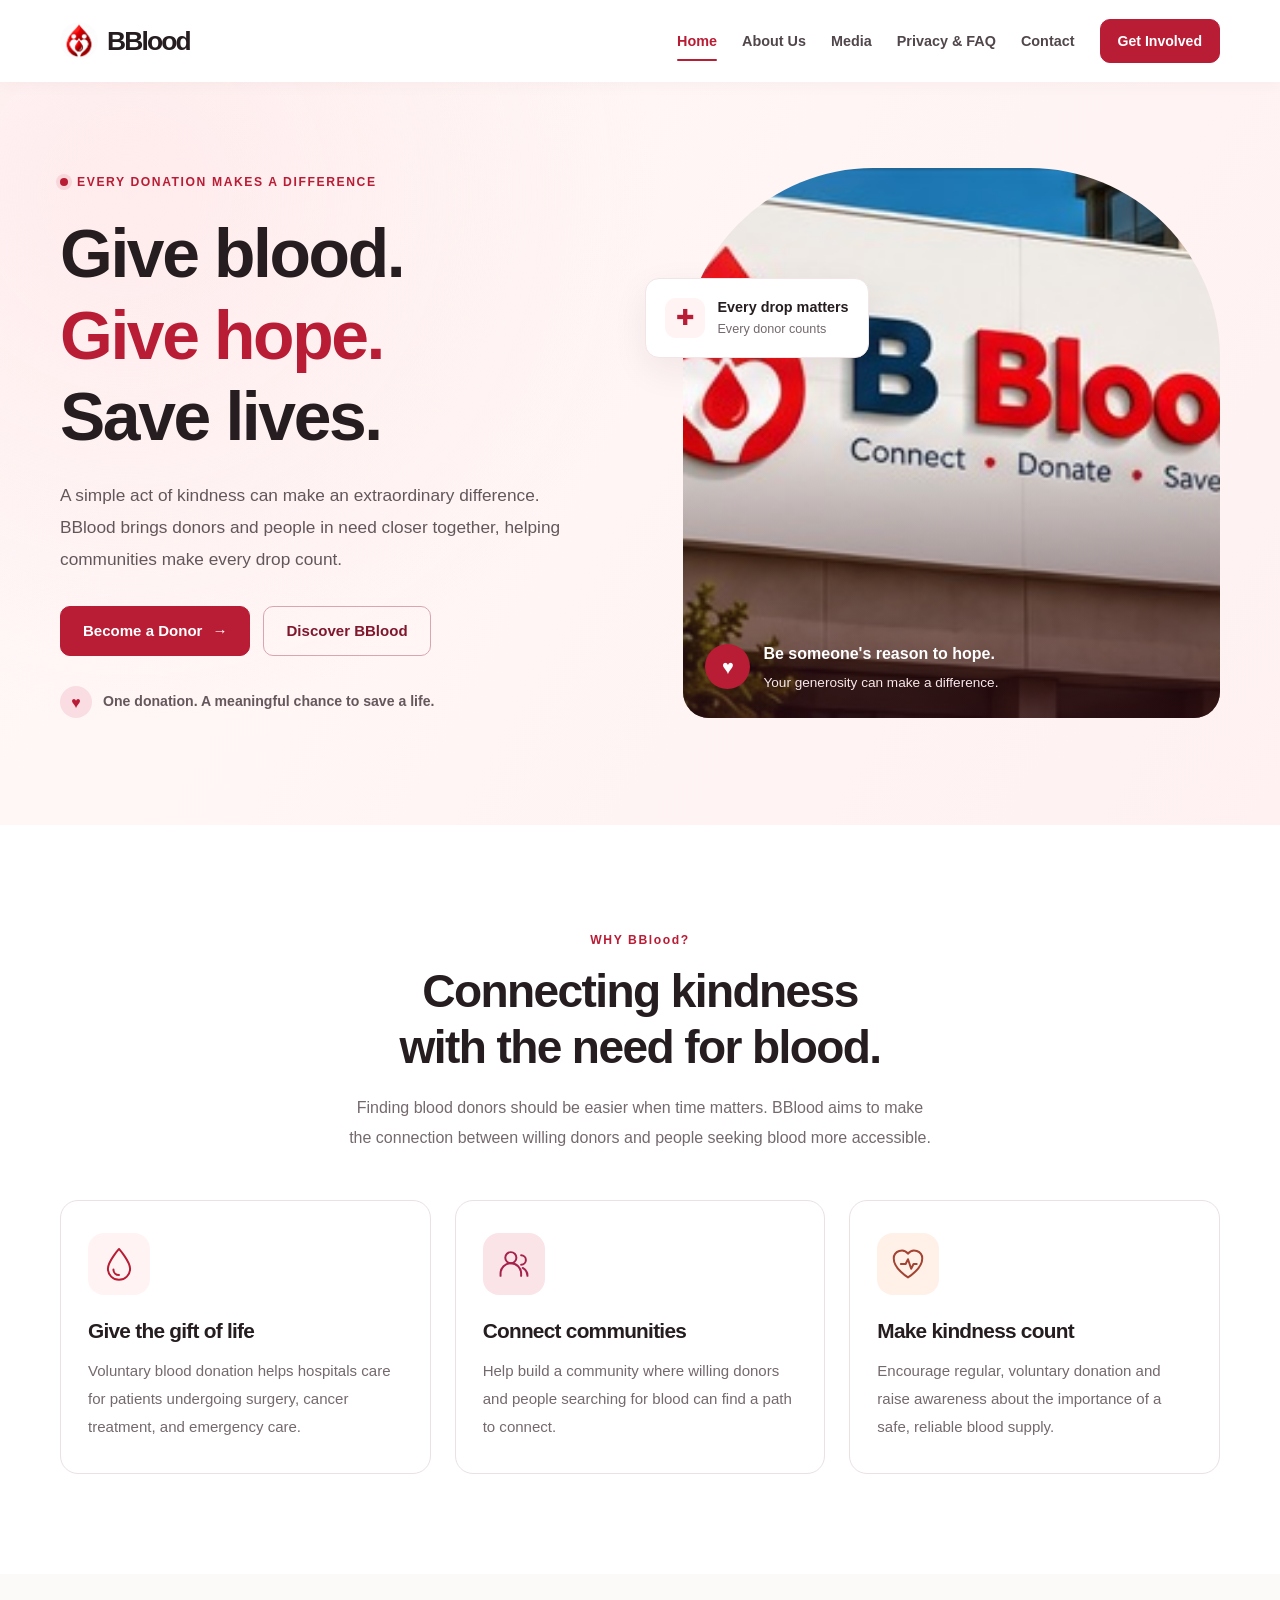
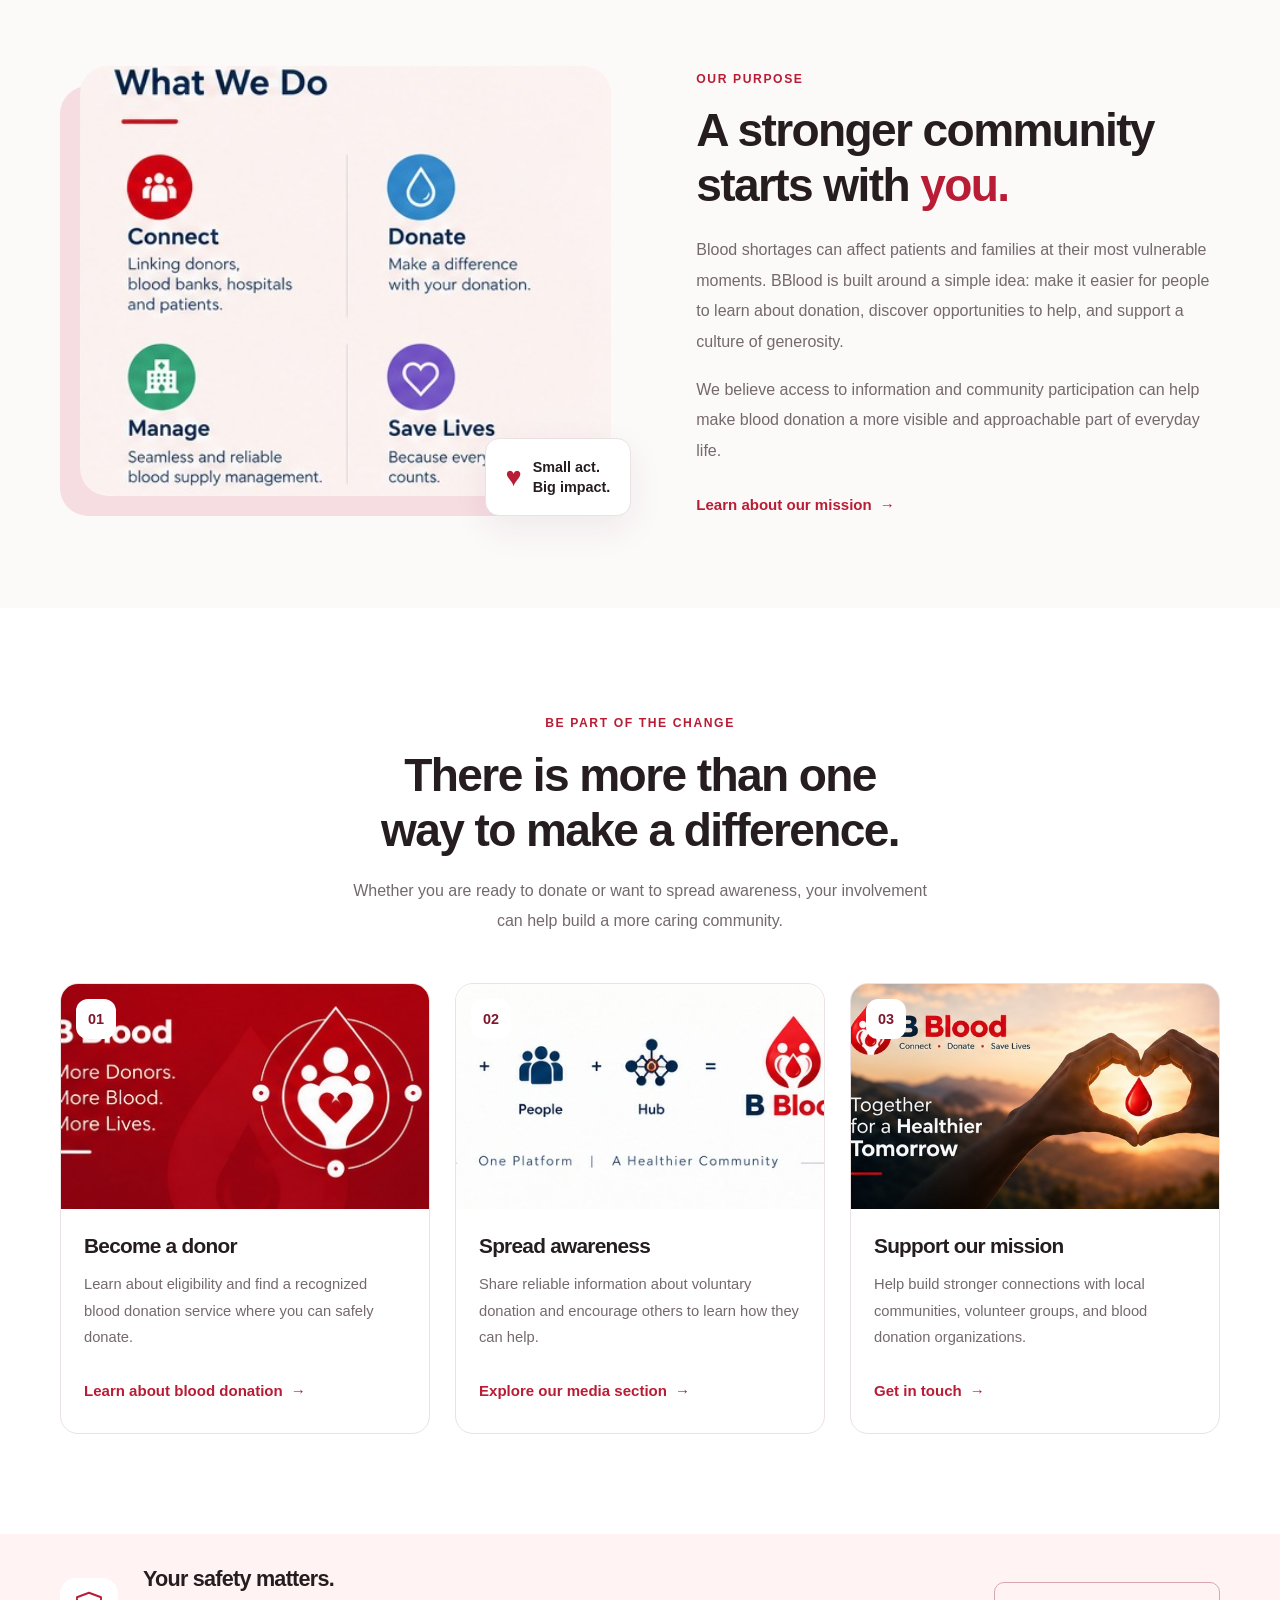
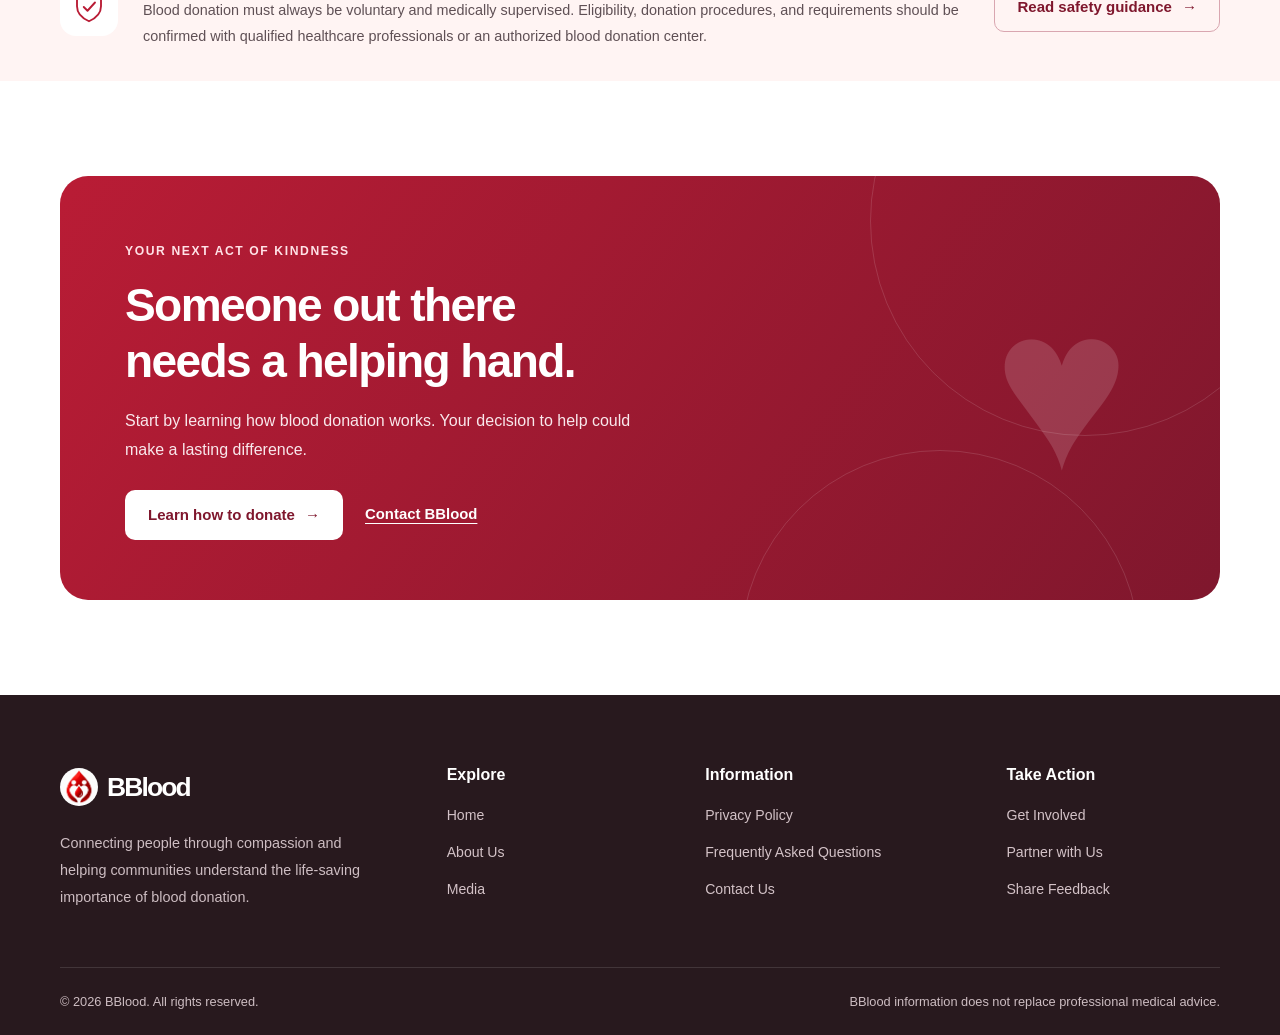
<file: index.html>
<!DOCTYPE html>
<html lang="en">
<head>
  <meta charset="UTF-8">
  <meta name="viewport" content="width=device-width, initial-scale=1.0">
  <meta name="theme-color" content="#B91C35">
  <meta name="description" content="BBlood connects blood donors with people who need blood. Discover how you can donate, support your community, and help save lives.">
  <title>BBlood — Give Blood. Give Hope.</title>


<link rel="stylesheet" href="css/style.css">
<script src="js/script.js" defer></script>
  <link rel="icon" type="image/png" href="imgs/logo.png">
</head>
<body>

  <a class="skip-link" href="#main">Skip to main content</a>

  <!-- ==================== HEADER ==================== -->
  <header class="site-header">
    <div class="container header-inner">

      <!-- Brand: replace the text logo with an SVG if desired -->
      <a href="index.html" class="logo" aria-label="BBlood home">
        <img class="brand-mark" src="imgs/logo.png" alt="" aria-hidden="true">
        <span>BBlood</span>
      </a>

      <button
        class="menu-toggle"
        id="menu-toggle"
        type="button"
        aria-label="Open navigation menu"
        aria-controls="primary-navigation"
        aria-expanded="false">
        <span></span>
        <span></span>
        <span></span>
      </button>

      <nav class="primary-navigation" id="primary-navigation"
           aria-label="Main navigation">
        <a class="nav-link active" href="index.html" aria-current="page">Home</a>
        <a class="nav-link" href="about.html">About Us</a>
        <a class="nav-link" href="media.html">Media</a>
        <a class="nav-link" href="privacy-faq.html">Privacy &amp; FAQ</a>
        <a class="nav-link" href="contact.html">Contact</a>
        <a class="button button-primary nav-cta" href="https://muhammad-affan-69621.github.io/blood/FrontEnd/login.html">
          Get Involved
        </a>
      </nav>

    </div>
  </header>

  <main id="main">

    <!-- ==================== HERO ==================== -->
    <section class="hero">
      <div class="container hero-grid">

        <div class="hero-content">
          <span class="eyebrow">
            <span class="eyebrow-dot" aria-hidden="true"></span>
            EVERY DONATION MAKES A DIFFERENCE
          </span>

          <h1>
            Give blood.<br>
            <span>Give hope.</span><br>
            Save lives.
          </h1>

          <p class="hero-description">
            A simple act of kindness can make an extraordinary difference.
            BBlood brings donors and people in need closer together,
            helping communities make every drop count.
          </p>

          <div class="hero-actions">
            <a href="https://muhammad-affan-69621.github.io/blood/FrontEnd/login.html" class="button button-primary">
              Become a Donor
              <span aria-hidden="true">&rarr;</span>
            </a>
            <a href="#how-it-works" class="button button-outline">
              Discover BBlood
            </a>
          </div>

          <div class="hero-note">
            <span class="note-icon" aria-hidden="true">♥</span>
            <p>One donation. A meaningful chance to save a life.</p>
          </div>
        </div>

        <div class="hero-visual">
          <!-- IMAGE PLACEHOLDER:
               Replace this URL with your own optimized hero photograph. -->
          <img
            class="hero-image"
            src="imgs/banner4.png"
            alt="Healthcare professional preparing blood donation equipment"
            width="1000"
            height="1150"
            fetchpriority="high">

          <div class="image-shade" aria-hidden="true"></div>

          <div class="hero-image-caption">
            <span class="caption-heart" aria-hidden="true">♥</span>
            <div>
              <strong>Be someone's reason to hope.</strong>
              <p>Your generosity can make a difference.</p>
            </div>
          </div>

          <div class="floating-badge">
            <span class="floating-icon" aria-hidden="true">✚</span>
            <div>
              <strong>Every drop matters</strong>
              <span>Every donor counts</span>
            </div>
          </div>
        </div>

      </div>
    </section>

    <!-- ==================== INTRODUCTION ==================== -->
    <section class="intro-section section-padding" id="how-it-works">
      <div class="container">

        <div class="section-heading centered">
          <span class="eyebrow">WHY BBlood?</span>
          <h2>Connecting kindness<br>with the need for blood.</h2>
          <p>
            Finding blood donors should be easier when time matters.
            BBlood aims to make the connection between willing donors
            and people seeking blood more accessible.
          </p>
        </div>

        <div class="feature-grid">

          <article class="feature-card">
            <div class="feature-icon icon-red" aria-hidden="true">
              <svg viewBox="0 0 48 48" fill="none">
                <path d="M24 5C24 5 10 21 10 30a14 14 0 0 0 28 0C38 21 24 5 24 5Z"
                      stroke="currentColor" stroke-width="2.5"
                      stroke-linecap="round" stroke-linejoin="round"/>
                <path d="M17 31c0 4 3 7 7 7"
                      stroke="currentColor" stroke-width="2.5"
                      stroke-linecap="round"/>
              </svg>
            </div>
            <h3>Give the gift of life</h3>
            <p>
              Voluntary blood donation helps hospitals care for patients
              undergoing surgery, cancer treatment, and emergency care.
            </p>
          </article>

          <article class="feature-card">
            <div class="feature-icon icon-pink" aria-hidden="true">
              <svg viewBox="0 0 48 48" fill="none">
                <circle cx="20" cy="16" r="7"
                        stroke="currentColor" stroke-width="2.5"/>
                <path d="M7 39v-3a13 13 0 0 1 26 0v3"
                      stroke="currentColor" stroke-width="2.5"
                      stroke-linecap="round"/>
                <path d="M33 13a6 6 0 0 1 0 12M35 29a11 11 0 0 1 6 10"
                      stroke="currentColor" stroke-width="2.5"
                      stroke-linecap="round"/>
              </svg>
            </div>
            <h3>Connect communities</h3>
            <p>
              Help build a community where willing donors and people
              searching for blood can find a path to connect.
            </p>
          </article>

          <article class="feature-card">
            <div class="feature-icon icon-peach" aria-hidden="true">
              <svg viewBox="0 0 48 48" fill="none">
                <path d="M24 41S6 30 6 17a10 10 0 0 1 18-6 10 10 0 0 1 18 6c0 13-18 24-18 24Z"
                      stroke="currentColor" stroke-width="2.5"
                      stroke-linecap="round" stroke-linejoin="round"/>
                <path d="M15 24h6l3-6 4 12 3-6h4"
                      stroke="currentColor" stroke-width="2.5"
                      stroke-linecap="round" stroke-linejoin="round"/>
              </svg>
            </div>
            <h3>Make kindness count</h3>
            <p>
              Encourage regular, voluntary donation and raise awareness
              about the importance of a safe, reliable blood supply.
            </p>
          </article>

        </div>
      </div>
    </section>

    <!-- ==================== MISSION BANNER ==================== -->
    <section class="mission-section">
      <div class="container mission-grid">

        <div class="mission-visual">
          <!-- IMAGE PLACEHOLDER: Replace with a real community or
               blood donation campaign photograph. -->
          <img
            src="imgs/banner3.png"
            alt="Community members participating in a charitable initiative"
            width="900"
            height="650"
            loading="lazy">
          <div class="mission-sticker">
            <span aria-hidden="true">♥</span>
            <strong>Small act.<br>Big impact.</strong>
          </div>
        </div>

        <div class="mission-content">
          <span class="eyebrow">OUR PURPOSE</span>
          <h2>A stronger community starts with <span>you.</span></h2>
          <p>
            Blood shortages can affect patients and families at their
            most vulnerable moments. BBlood is built around a simple
            idea: make it easier for people to learn about donation,
            discover opportunities to help, and support a culture of
            generosity.
          </p>
          <p>
            We believe access to information and community participation
            can help make blood donation a more visible and approachable
            part of everyday life.
          </p>
          <a href="about.html" class="text-link">
            Learn about our mission <span aria-hidden="true">&rarr;</span>
          </a>
        </div>

      </div>
    </section>

    <!-- ==================== GET INVOLVED ==================== -->
    <section class="involvement-section section-padding" id="get-involved">
      <div class="container">

        <div class="section-heading centered">
          <span class="eyebrow">BE PART OF THE CHANGE</span>
          <h2>There is more than one<br>way to make a difference.</h2>
          <p>
            Whether you are ready to donate or want to spread awareness,
            your involvement can help build a more caring community.
          </p>
        </div>

        <div class="involvement-grid">

          <article class="involvement-card">
            <div class="involvement-card-image">
              <!-- IMAGE PLACEHOLDER: Donor portrait or donation session -->
              <img
                src="imgs/banner5.png"
                alt="Healthcare professional working in a clinical setting"
                width="700"
                height="420"
                loading="lazy">
              <span class="card-number">01</span>
            </div>
            <div class="involvement-card-body">
              <h3>Become a donor</h3>
              <p>
                Learn about eligibility and find a recognized blood
                donation service where you can safely donate.
              </p>
              <a class="text-link"
                 href="https://www.who.int/news-room/fact-sheets/detail/blood-safety-and-availability"
                 target="_blank" rel="noopener noreferrer">
                Learn about blood donation
                <span aria-hidden="true">&rarr;</span>
              </a>
            </div>
          </article>

          <article class="involvement-card">
            <div class="involvement-card-image">
              <!-- IMAGE PLACEHOLDER: Volunteers or awareness campaign -->
              <img
                src="imgs/banner2.png"
                alt="Volunteers working together to support their community"
                width="700"
                height="420"
                loading="lazy">
              <span class="card-number">02</span>
            </div>
            <div class="involvement-card-body">
              <h3>Spread awareness</h3>
              <p>
                Share reliable information about voluntary donation
                and encourage others to learn how they can help.
              </p>
              <a class="text-link" href="media.html">
                Explore our media section
                <span aria-hidden="true">&rarr;</span>
              </a>
            </div>
          </article>

          <article class="involvement-card">
            <div class="involvement-card-image">
              <!-- IMAGE PLACEHOLDER: People collaborating or community group -->
              <img
                src="imgs/banner1.png"
                alt="Friends coming together to support one another"
                width="700"
                height="420"
                loading="lazy">
              <span class="card-number">03</span>
            </div>
            <div class="involvement-card-body">
              <h3>Support our mission</h3>
              <p>
                Help build stronger connections with local communities,
                volunteer groups, and blood donation organizations.
              </p>
              <a class="text-link" href="contact.html">
                Get in touch
                <span aria-hidden="true">&rarr;</span>
              </a>
            </div>
          </article>

        </div>
      </div>
    </section>

    <!-- ==================== SAFETY NOTICE ==================== -->
    <section class="safety-section">
      <div class="container safety-inner">
        <div class="safety-icon" aria-hidden="true">
          <svg viewBox="0 0 48 48" fill="none">
            <path d="M24 5 40 11v12c0 10-7 16-16 20C15 39 8 33 8 23V11L24 5Z"
                  stroke="currentColor" stroke-width="2.5"
                  stroke-linejoin="round"/>
            <path d="m17 24 5 5 10-11"
                  stroke="currentColor" stroke-width="2.5"
                  stroke-linecap="round" stroke-linejoin="round"/>
          </svg>
        </div>
        <div class="safety-copy">
          <h2>Your safety matters.</h2>
          <p>
            Blood donation must always be voluntary and medically
            supervised. Eligibility, donation procedures, and
            requirements should be confirmed with qualified healthcare
            professionals or an authorized blood donation center.
          </p>
        </div>
        <a class="button button-outline safety-button"
           href="https://www.who.int/health-topics/blood-transfusion"
           target="_blank" rel="noopener noreferrer">
          Read safety guidance
          <span aria-hidden="true">&rarr;</span>
        </a>
      </div>
    </section>

    <!-- ==================== FINAL CTA ==================== -->
    <section class="cta-section">
      <div class="container">
        <div class="cta-panel">
          <div class="cta-decoration cta-decoration-one" aria-hidden="true"></div>
          <div class="cta-decoration cta-decoration-two" aria-hidden="true"></div>

          <div class="cta-content">
            <span class="cta-eyebrow">YOUR NEXT ACT OF KINDNESS</span>
            <h2>Someone out there<br>needs a helping hand.</h2>
            <p>
              Start by learning how blood donation works.
              Your decision to help could make a lasting difference.
            </p>
            <div class="cta-actions">
              <a class="button button-light"
                 href="https://www.who.int/news-room/fact-sheets/detail/blood-safety-and-availability"
                 target="_blank" rel="noopener noreferrer">
                Learn how to donate
                <span aria-hidden="true">&rarr;</span>
              </a>
              <a class="cta-secondary-link" href="contact.html">
                Contact BBlood
              </a>
            </div>
          </div>

          <div class="cta-heart" aria-hidden="true">♥</div>
        </div>
      </div>
    </section>

  </main>

  <!-- ==================== FOOTER ==================== -->
  <footer class="site-footer">
    <div class="container">

      <div class="footer-main">

        <div class="footer-brand">
          <a href="index.html" class="logo footer-logo" aria-label="BBlood home">
        <img class="brand-mark" src="imgs/logo.png" alt="" aria-hidden="true">
        <span>BBlood</span>
      </a>
          <p>
            Connecting people through compassion and helping communities
            understand the life-saving importance of blood donation.
          </p>
        </div>

        <div class="footer-column">
          <h3>Explore</h3>
          <a href="index.html">Home</a>
          <a href="about.html">About Us</a>
          <a href="media.html">Media</a>
        </div>

        <div class="footer-column">
          <h3>Information</h3>
          <a href="privacy-faq.html">Privacy Policy</a>
          <a href="privacy-faq.html#faq">Frequently Asked Questions</a>
          <a href="contact.html">Contact Us</a>
        </div>

        <div class="footer-column">
          <h3>Take Action</h3>
          <a href="https://muhammad-affan-69621.github.io/blood/FrontEnd/login.html"">Get Involved</a>
          <a href="contact.html">Partner with Us</a>
          <a href="contact.html">Share Feedback</a>
        </div>

      </div>

      <div class="footer-bottom">
        <p>
          &copy; <span id="current-year">2026</span> BBlood.
          All rights reserved.
        </p>
        <p class="footer-disclaimer">
          BBlood information does not replace professional medical advice.
        </p>
      </div>

    </div>
  </footer>

</body>
</html>
</file>
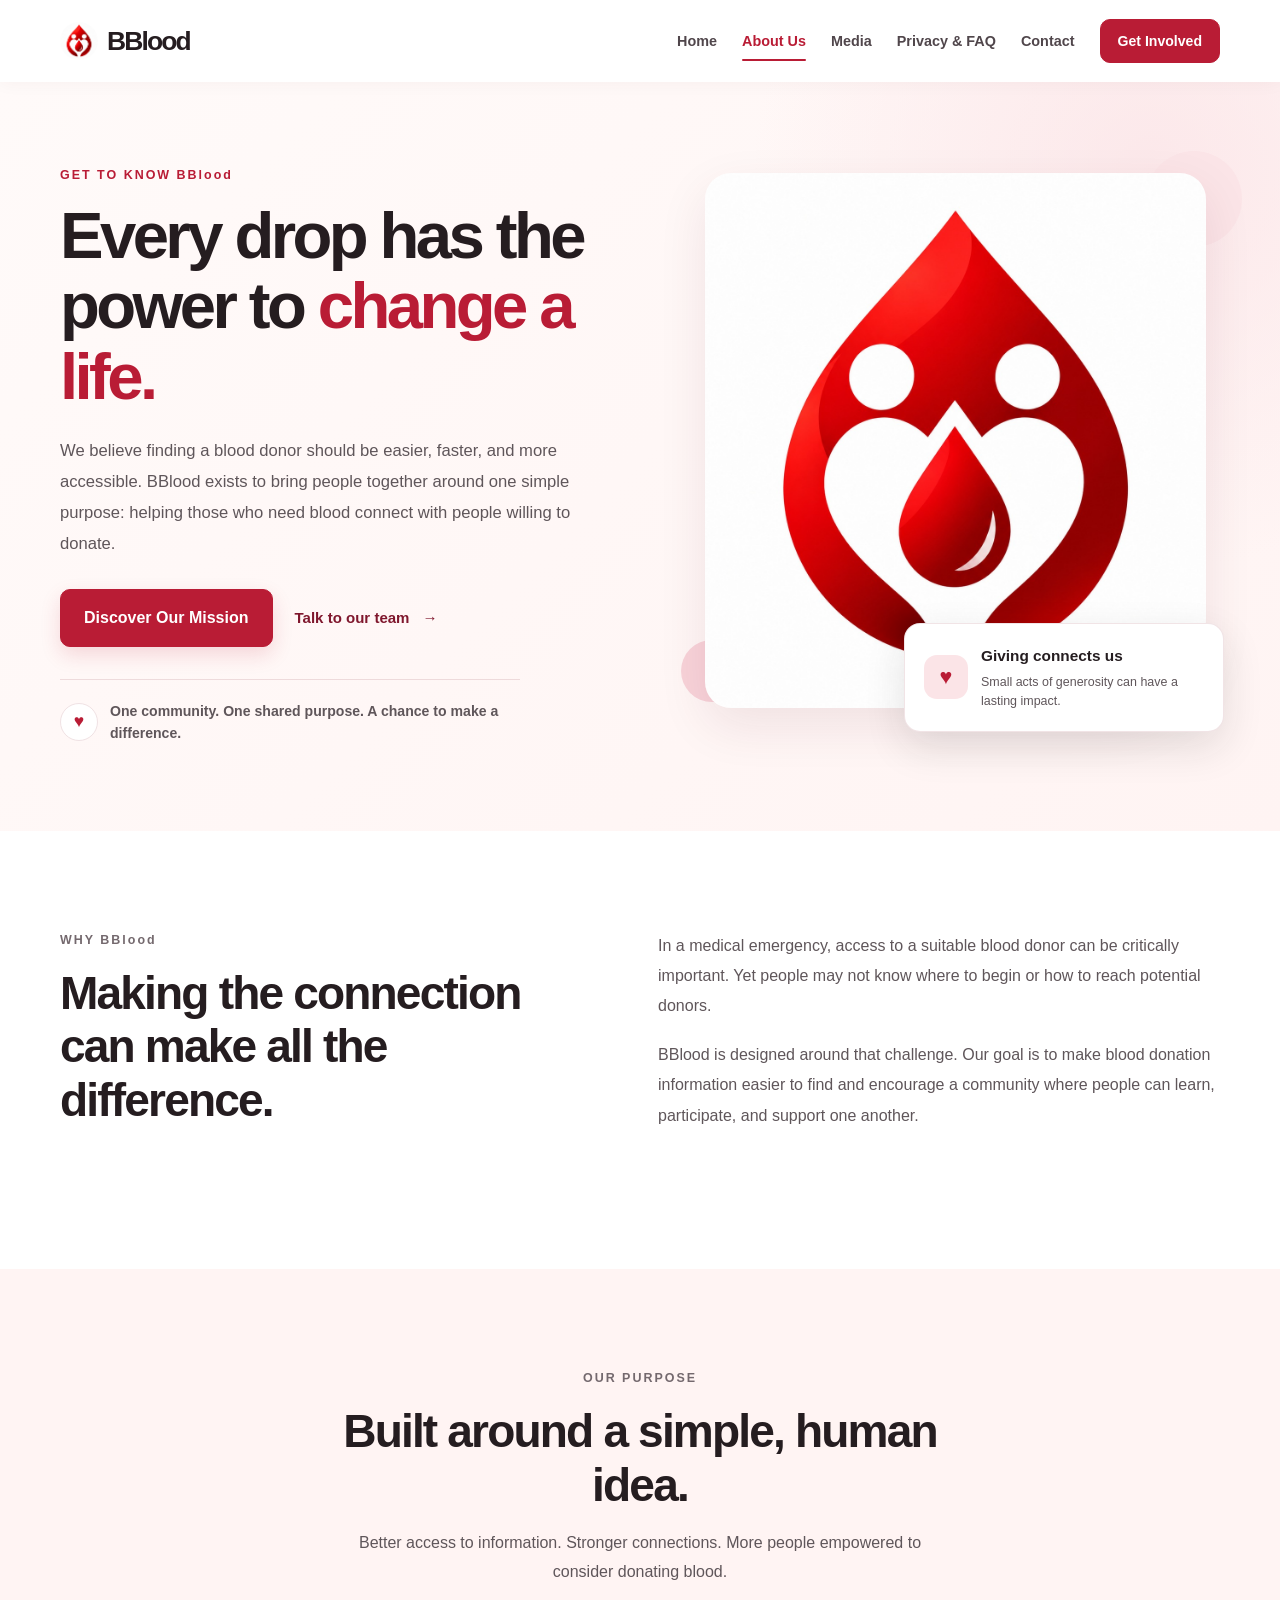
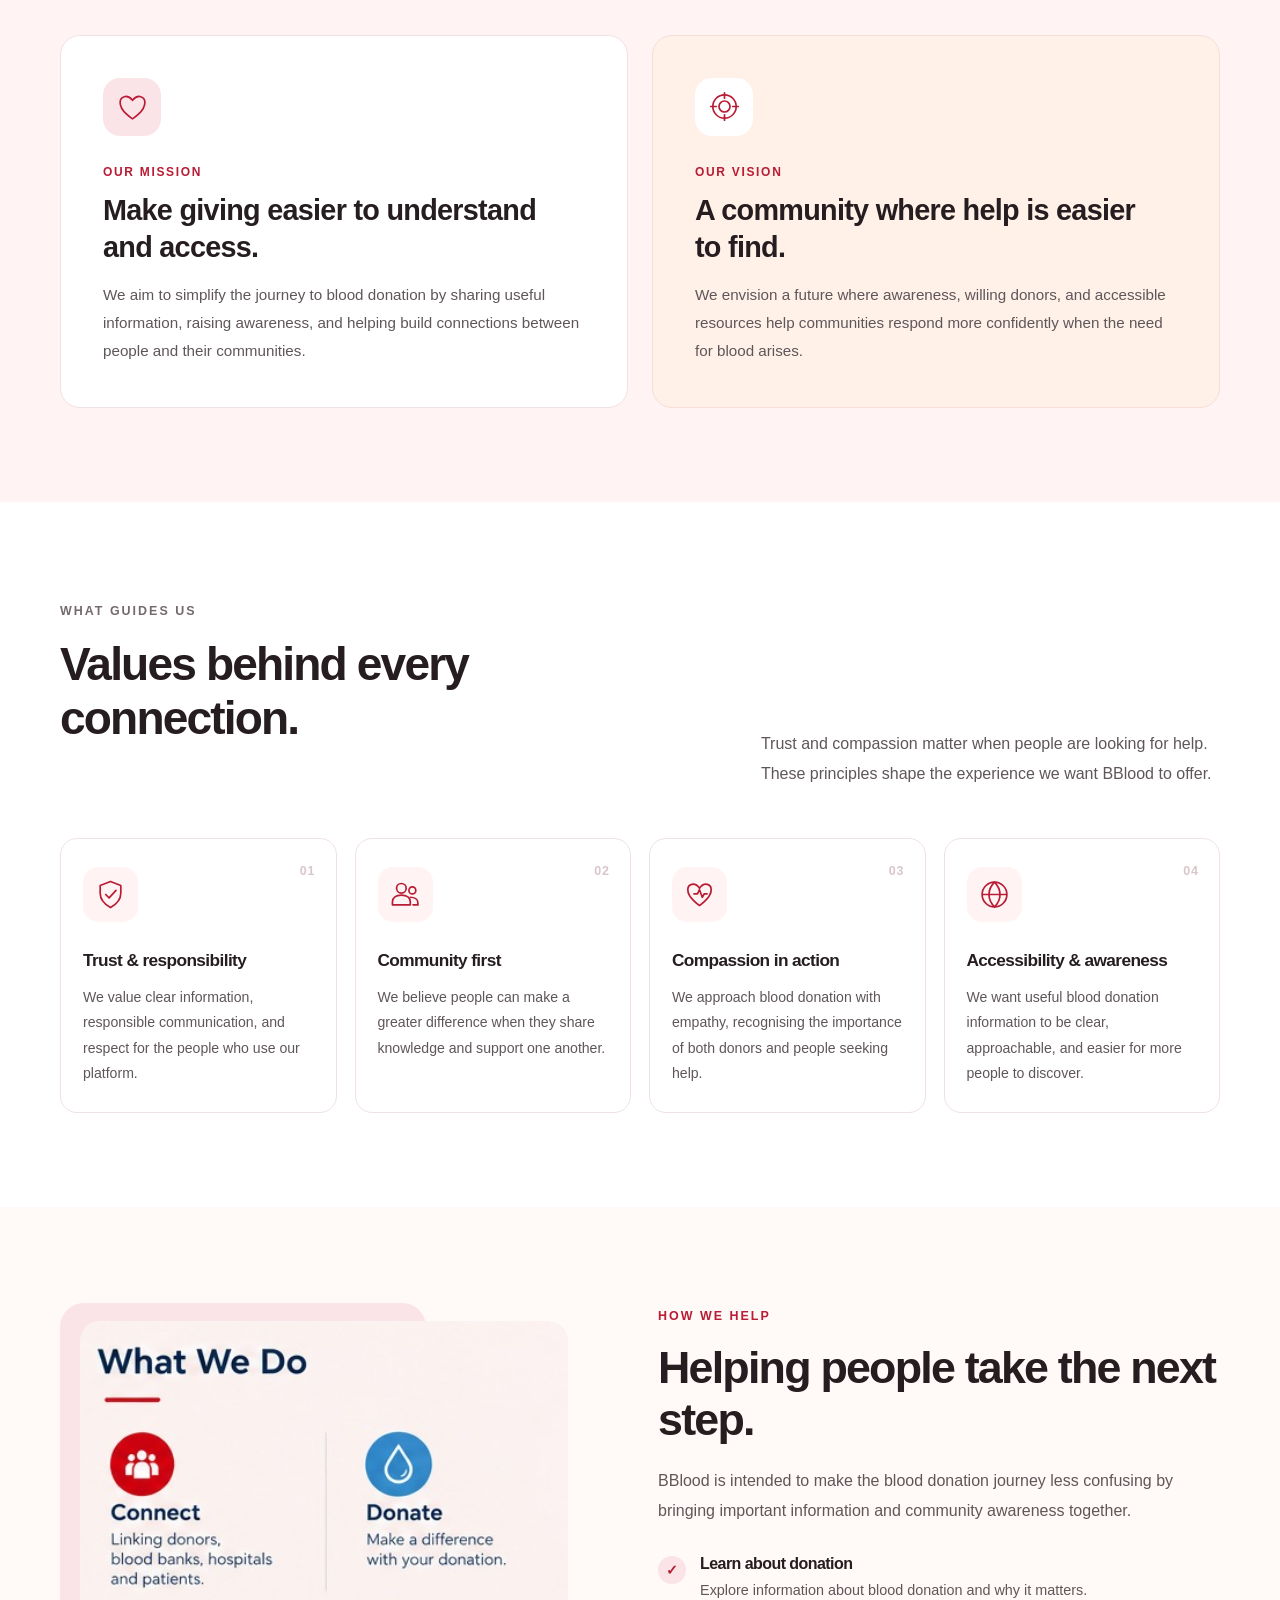
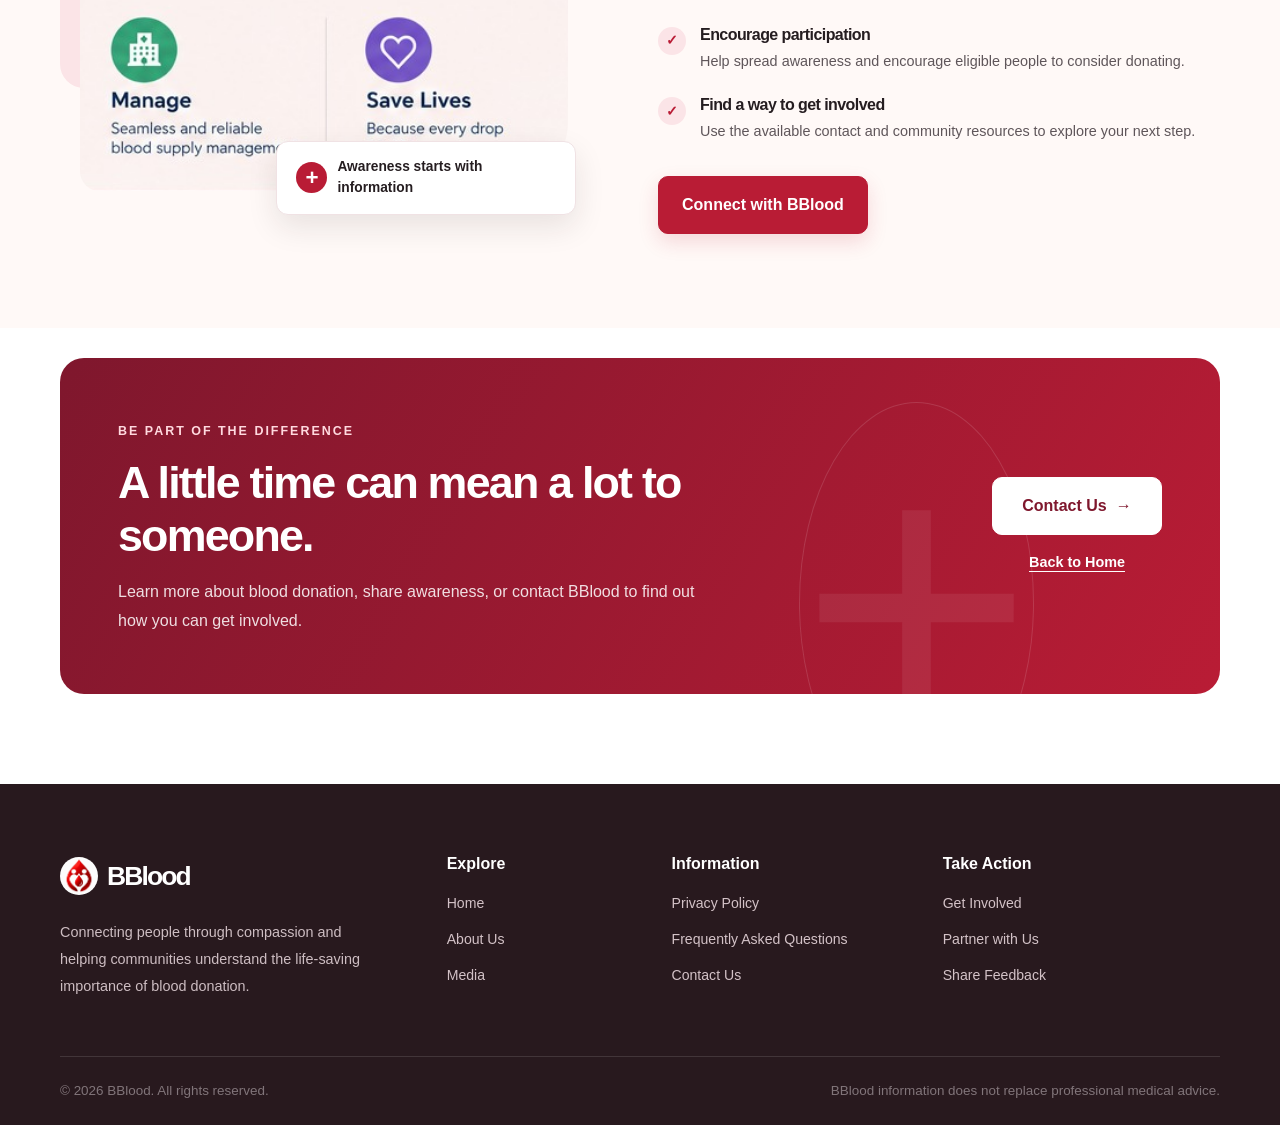
<file: about.html>
<!DOCTYPE html>
<html lang="en">
<head>
  <meta charset="UTF-8">
  <meta name="viewport" content="width=device-width, initial-scale=1.0">
  <meta name="description" content="Learn about BBlood's mission, values, and commitment to making blood donation more accessible.">
  <meta name="theme-color" content="#B91C35">
  <title>About Us | BBlood</title>

  <!-- Shared Home page styles -->
  <link rel="stylesheet" href="css/style.css">
  <!-- About page styles -->
  <link rel="stylesheet" href="css/about.css">

  <script src="js/about.js" defer></script>
  <link rel="icon" type="image/png" href="imgs/logo.png">
</head>

<body>
  <a class="skip-link" href="#main-content">Skip to main content</a>

  <header class="site-header">
    <div class="container header-inner">

      <!-- Brand: replace the text logo with an SVG if desired -->
      <a href="index.html" class="logo" aria-label="BBlood home">
        <img class="brand-mark" src="imgs/logo.png" alt="" aria-hidden="true">
        <span>BBlood</span>
      </a>

      <button
        class="menu-toggle"
        id="menu-toggle"
        type="button"
        aria-label="Open navigation menu"
        aria-controls="primary-navigation"
        aria-expanded="false">
        <span></span>
        <span></span>
        <span></span>
      </button>

      <nav class="primary-navigation" id="primary-navigation"
           aria-label="Main navigation">
        <a class="nav-link" href="index.html" aria-current="page">Home</a>
        <a class="nav-link active" href="about.html">About Us</a>
        <a class="nav-link" href="media.html">Media</a>
        <a class="nav-link" href="privacy-faq.html">Privacy &amp; FAQ</a>
        <a class="nav-link" href="contact.html">Contact</a>
        <a class="button button-primary nav-cta" href="https://muhammad-affan-69621.github.io/blood/FrontEnd/login.html">
          Get Involved
        </a>
      </nav>

    </div>
  </header>

  <main id="main-content">
    <!-- Page hero -->
    <section class="about-hero">
      <div class="container about-hero-grid">
        <div class="about-hero-copy">
          <p class="eyebrow">GET TO KNOW BBlood</p>
          <h1>Every drop has the power to <span>change a life.</span></h1>
          <p class="about-hero-description">
            We believe finding a blood donor should be easier, faster, and
            more accessible. BBlood exists to bring people together around
            one simple purpose: helping those who need blood connect with
            people willing to donate.
          </p>

          <div class="about-hero-actions">
            <a class="btn btn-primary" href="#our-mission">Discover Our Mission</a>
            <a class="text-link" href="contact.html">Talk to our team <span aria-hidden="true">→</span></a>
          </div>

          <div class="hero-note">
            <span class="hero-note-icon" aria-hidden="true">♥</span>
            <p>One community. One shared purpose. A chance to make a difference.</p>
          </div>
        </div>

        <div class="about-hero-visual">
          <img
            src="imgs/logo.png"
            alt="Healthcare professional preparing medical equipment"
            fetchpriority="high"
          >
          <div class="image-caption-card">
            <span class="caption-heart" aria-hidden="true">♥</span>
            <div>
              <strong>Giving connects us</strong>
              <p>Small acts of generosity can have a lasting impact.</p>
            </div>
          </div>
          <span class="hero-decoration hero-decoration-one" aria-hidden="true"></span>
          <span class="hero-decoration hero-decoration-two" aria-hidden="true"></span>
        </div>
      </div>
    </section>

    <!-- Introductory statement -->
    <section class="about-intro section-padding">
      <div class="container about-intro-grid">
        <div class="section-heading">
          <p class="eyebrow">WHY BBlood</p>
          <h2>Making the connection can make all the difference.</h2>
        </div>
        <div class="about-intro-copy">
          <p>
            In a medical emergency, access to a suitable blood donor can be
            critically important. Yet people may not know where to begin or
            how to reach potential donors.
          </p>
          <p>
            BBlood is designed around that challenge. Our goal is to make
            blood donation information easier to find and encourage a
            community where people can learn, participate, and support one
            another.
          </p>
        </div>
      </div>
    </section>

    <!-- Mission and vision -->
    <section class="mission-section section-padding" id="our-mission">
      <div class="container">
        <div class="section-heading centered-heading">
          <p class="eyebrow">OUR PURPOSE</p>
          <h2>Built around a simple, human idea.</h2>
          <p>
            Better access to information. Stronger connections. More people
            empowered to consider donating blood.
          </p>
        </div>

        <div class="purpose-grid">
          <article class="purpose-card mission-card">
            <div class="purpose-icon" aria-hidden="true">
              <svg viewBox="0 0 48 48" fill="none">
                <path d="M24 42S6 31 6 18C6 10 16 5 24 15C32 5 42 10 42 18C42 31 24 42 24 42Z"
                  stroke="currentColor" stroke-width="2.5" stroke-linecap="round" stroke-linejoin="round"/>
              </svg>
            </div>
            <p class="card-label">OUR MISSION</p>
            <h3>Make giving easier to understand and access.</h3>
            <p>
              We aim to simplify the journey to blood donation by sharing
              useful information, raising awareness, and helping build
              connections between people and their communities.
            </p>
          </article>

          <article class="purpose-card vision-card">
            <div class="purpose-icon" aria-hidden="true">
              <svg viewBox="0 0 48 48" fill="none">
                <circle cx="24" cy="24" r="17" stroke="currentColor" stroke-width="2.5"/>
                <circle cx="24" cy="24" r="8" stroke="currentColor" stroke-width="2.5"/>
                <path d="M24 4V12M44 24H36M24 44V36M4 24H12"
                  stroke="currentColor" stroke-width="2.5" stroke-linecap="round"/>
              </svg>
            </div>
            <p class="card-label">OUR VISION</p>
            <h3>A community where help is easier to find.</h3>
            <p>
              We envision a future where awareness, willing donors, and
              accessible resources help communities respond more confidently
              when the need for blood arises.
            </p>
          </article>
        </div>
      </div>
    </section>

    <!-- Values -->
    <section class="values-section section-padding">
      <div class="container">
        <div class="values-heading-row">
          <div class="section-heading">
            <p class="eyebrow">WHAT GUIDES US</p>
            <h2>Values behind every connection.</h2>
          </div>
          <p class="values-intro">
            Trust and compassion matter when people are looking for help.
            These principles shape the experience we want BBlood to offer.
          </p>
        </div>

        <div class="values-grid">
          <article class="value-card">
            <span class="value-number">01</span>
            <div class="value-icon" aria-hidden="true">
              <svg viewBox="0 0 48 48" fill="none">
                <path d="M24 5L39 11V22C39 31 32.5 38 24 43C15.5 38 9 31 9 22V11L24 5Z"
                  stroke="currentColor" stroke-width="2.5" stroke-linejoin="round"/>
                <path d="M17 24L22 29L32 18"
                  stroke="currentColor" stroke-width="2.5" stroke-linecap="round" stroke-linejoin="round"/>
              </svg>
            </div>
            <h3>Trust &amp; responsibility</h3>
            <p>
              We value clear information, responsible communication, and
              respect for the people who use our platform.
            </p>
          </article>

          <article class="value-card">
            <span class="value-number">02</span>
            <div class="value-icon" aria-hidden="true">
              <svg viewBox="0 0 48 48" fill="none">
                <circle cx="18" cy="15" r="7" stroke="currentColor" stroke-width="2.5"/>
                <circle cx="34" cy="18" r="5" stroke="currentColor" stroke-width="2.5"/>
                <path d="M5 39V35C5 28.9 10 25 18 25C26 25 31 28.9 31 35V39H5Z"
                  stroke="currentColor" stroke-width="2.5" stroke-linejoin="round"/>
                <path d="M31 28C37 28 42 31 42 36V39H35"
                  stroke="currentColor" stroke-width="2.5" stroke-linecap="round"/>
              </svg>
            </div>
            <h3>Community first</h3>
            <p>
              We believe people can make a greater difference when they
              share knowledge and support one another.
            </p>
          </article>

          <article class="value-card">
            <span class="value-number">03</span>
            <div class="value-icon" aria-hidden="true">
              <svg viewBox="0 0 48 48" fill="none">
                <path d="M24 40S7 29 7 17C7 9 17 5 24 15C31 5 41 9 41 17C41 29 24 40 24 40Z"
                  stroke="currentColor" stroke-width="2.5" stroke-linecap="round" stroke-linejoin="round"/>
                <path d="M16 23H21L24 17L28 28L31 23H35"
                  stroke="currentColor" stroke-width="2.5" stroke-linecap="round" stroke-linejoin="round"/>
              </svg>
            </div>
            <h3>Compassion in action</h3>
            <p>
              We approach blood donation with empathy, recognising the
              importance of both donors and people seeking help.
            </p>
          </article>

          <article class="value-card">
            <span class="value-number">04</span>
            <div class="value-icon" aria-hidden="true">
              <svg viewBox="0 0 48 48" fill="none">
                <circle cx="24" cy="24" r="18" stroke="currentColor" stroke-width="2.5"/>
                <path d="M6 24H42M24 6C29 11 32 17 32 24C32 31 29 37 24 42C19 37 16 31 16 24C16 17 19 11 24 6Z"
                  stroke="currentColor" stroke-width="2.5"/>
              </svg>
            </div>
            <h3>Accessibility &amp; awareness</h3>
            <p>
              We want useful blood donation information to be clear,
              approachable, and easier for more people to discover.
            </p>
          </article>
        </div>
      </div>
    </section>

    <!-- How it helps -->
    <section class="how-section section-padding">
      <div class="container how-grid">
        <div class="how-image">
          <img
            src="imgs/banner3.png"
            alt="Healthcare worker handling a blood sample in a laboratory"
            loading="lazy"
          >
          <div class="how-image-tag">
            <span aria-hidden="true">+</span>
            Awareness starts with information
          </div>
        </div>

        <div class="how-copy">
          <p class="eyebrow">HOW WE HELP</p>
          <h2>Helping people take the next step.</h2>
          <p>
            BBlood is intended to make the blood donation journey less
            confusing by bringing important information and community
            awareness together.
          </p>

          <ul class="how-list">
            <li>
              <span class="check-icon" aria-hidden="true">✓</span>
              <div>
                <h3>Learn about donation</h3>
                <p>Explore information about blood donation and why it matters.</p>
              </div>
            </li>
            <li>
              <span class="check-icon" aria-hidden="true">✓</span>
              <div>
                <h3>Encourage participation</h3>
                <p>Help spread awareness and encourage eligible people to consider donating.</p>
              </div>
            </li>
            <li>
              <span class="check-icon" aria-hidden="true">✓</span>
              <div>
                <h3>Find a way to get involved</h3>
                <p>Use the available contact and community resources to explore your next step.</p>
              </div>
            </li>
          </ul>

          <a class="btn btn-primary" href="contact.html">Connect with BBlood</a>
        </div>
      </div>
    </section>

    <!-- Closing CTA -->
    <section class="about-cta-section">
      <div class="container">
        <div class="about-cta">
          <div class="cta-decoration" aria-hidden="true">+</div>
          <div class="about-cta-copy">
            <p class="eyebrow">BE PART OF THE DIFFERENCE</p>
            <h2>A little time can mean a lot to someone.</h2>
            <p>
              Learn more about blood donation, share awareness, or contact
              BBlood to find out how you can get involved.
            </p>
          </div>
          <div class="about-cta-action">
            <a class="btn btn-light" href="contact.html">Contact Us <span aria-hidden="true">→</span></a>
            <a class="cta-secondary-link" href="index.html">Back to Home</a>
          </div>
        </div>
      </div>
    </section>
  </main>

  <!-- ==================== FOOTER ==================== -->
  <footer class="site-footer">
    <div class="container">

      <div class="footer-main">

        <div class="footer-brand">
          <a href="index.html" class="logo footer-logo" aria-label="BBlood home">
        <img class="brand-mark" src="imgs/logo.png" alt="" aria-hidden="true">
        <span>BBlood</span>
      </a>
          <p>
            Connecting people through compassion and helping communities
            understand the life-saving importance of blood donation.
          </p>
        </div>

        <div class="footer-column">
          <h3>Explore</h3>
          <a href="index.html">Home</a>
          <a href="about.html">About Us</a>
          <a href="media.html">Media</a>
        </div>

        <div class="footer-column">
          <h3>Information</h3>
          <a href="privacy-faq.html">Privacy Policy</a>
          <a href="privacy-faq.html#faq">Frequently Asked Questions</a>
          <a href="contact.html">Contact Us</a>
        </div>

        <div class="footer-column">
          <h3>Take Action</h3>
          <a href="https://muhammad-affan-69621.github.io/blood/FrontEnd/login.html"">Get Involved</a>
          <a href="contact.html">Partner with Us</a>
          <a href="contact.html">Share Feedback</a>
        </div>

      </div>

      <div class="footer-bottom">
        <p>
          &copy; <span id="current-year">2026</span> BBlood.
          All rights reserved.
        </p>
        <p class="footer-disclaimer">
          BBlood information does not replace professional medical advice.
        </p>
      </div>

    </div>
  </footer>
</body>
</html>
</file>
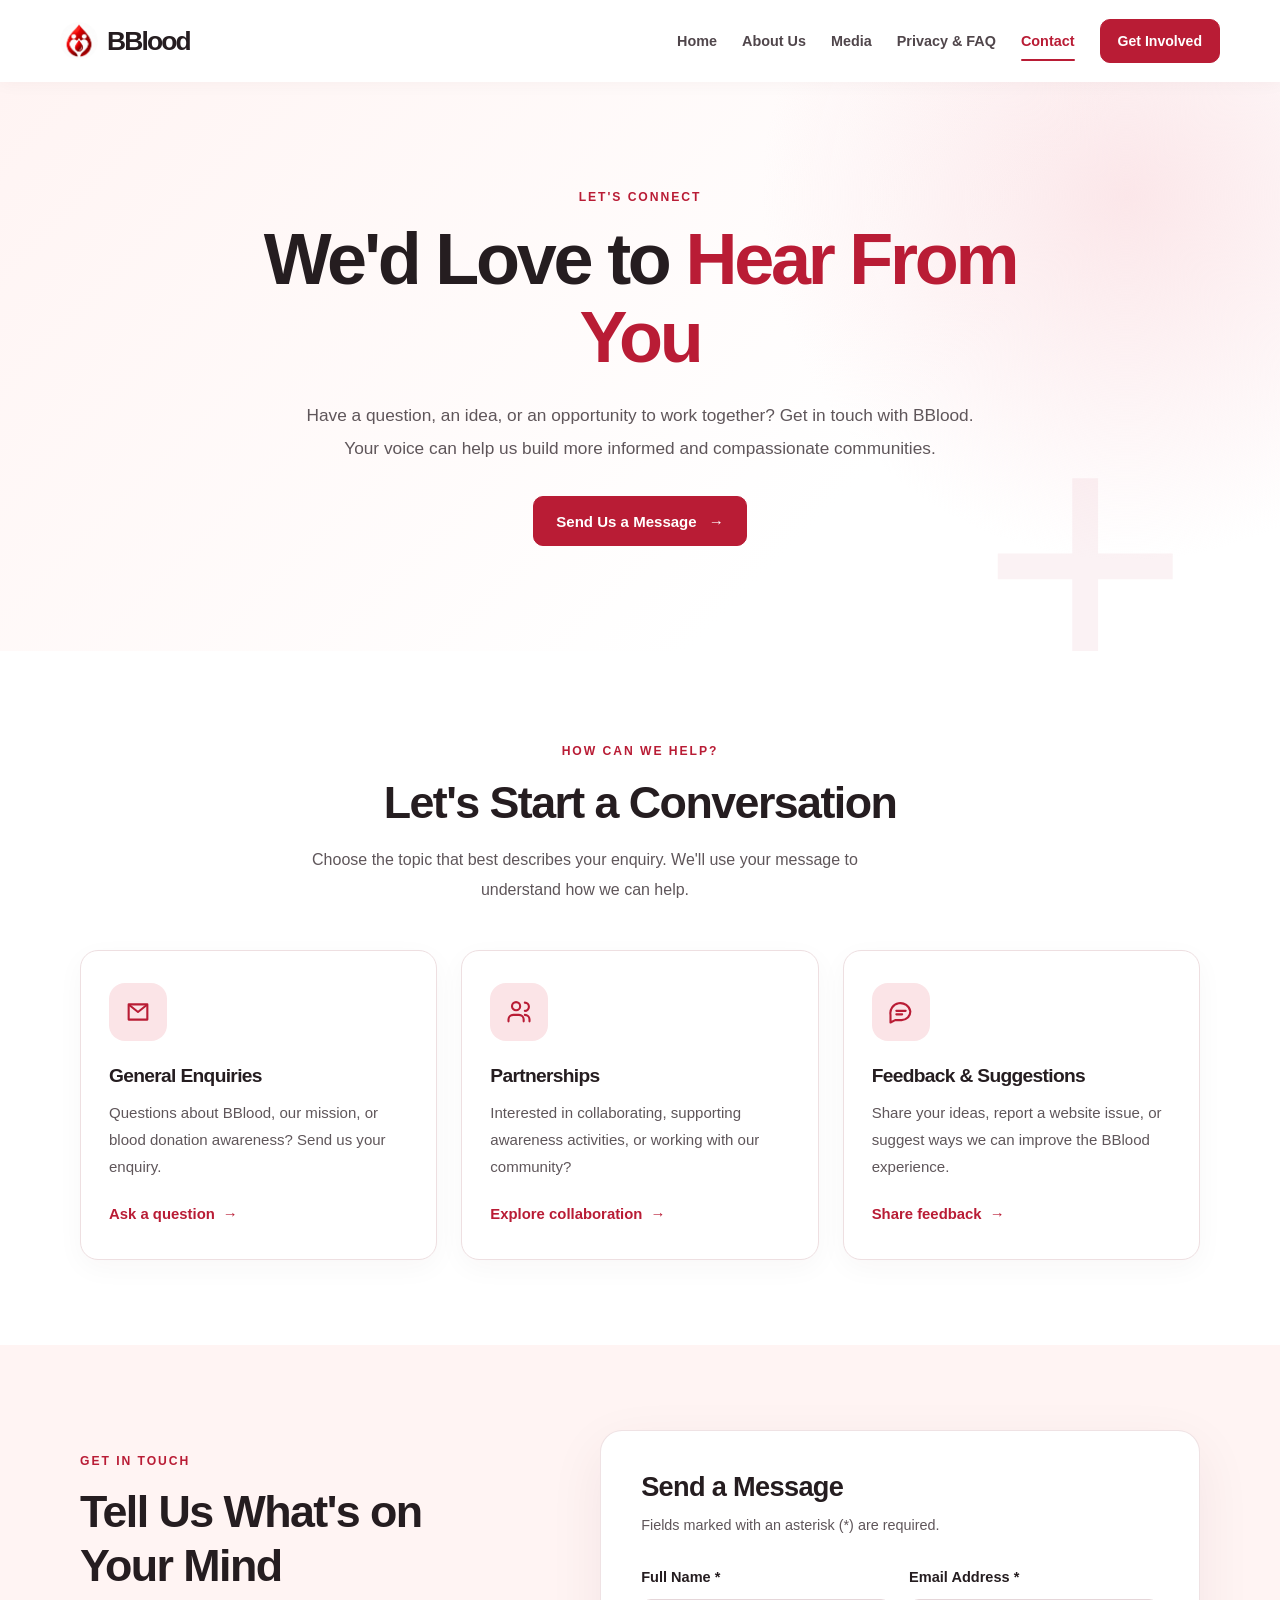
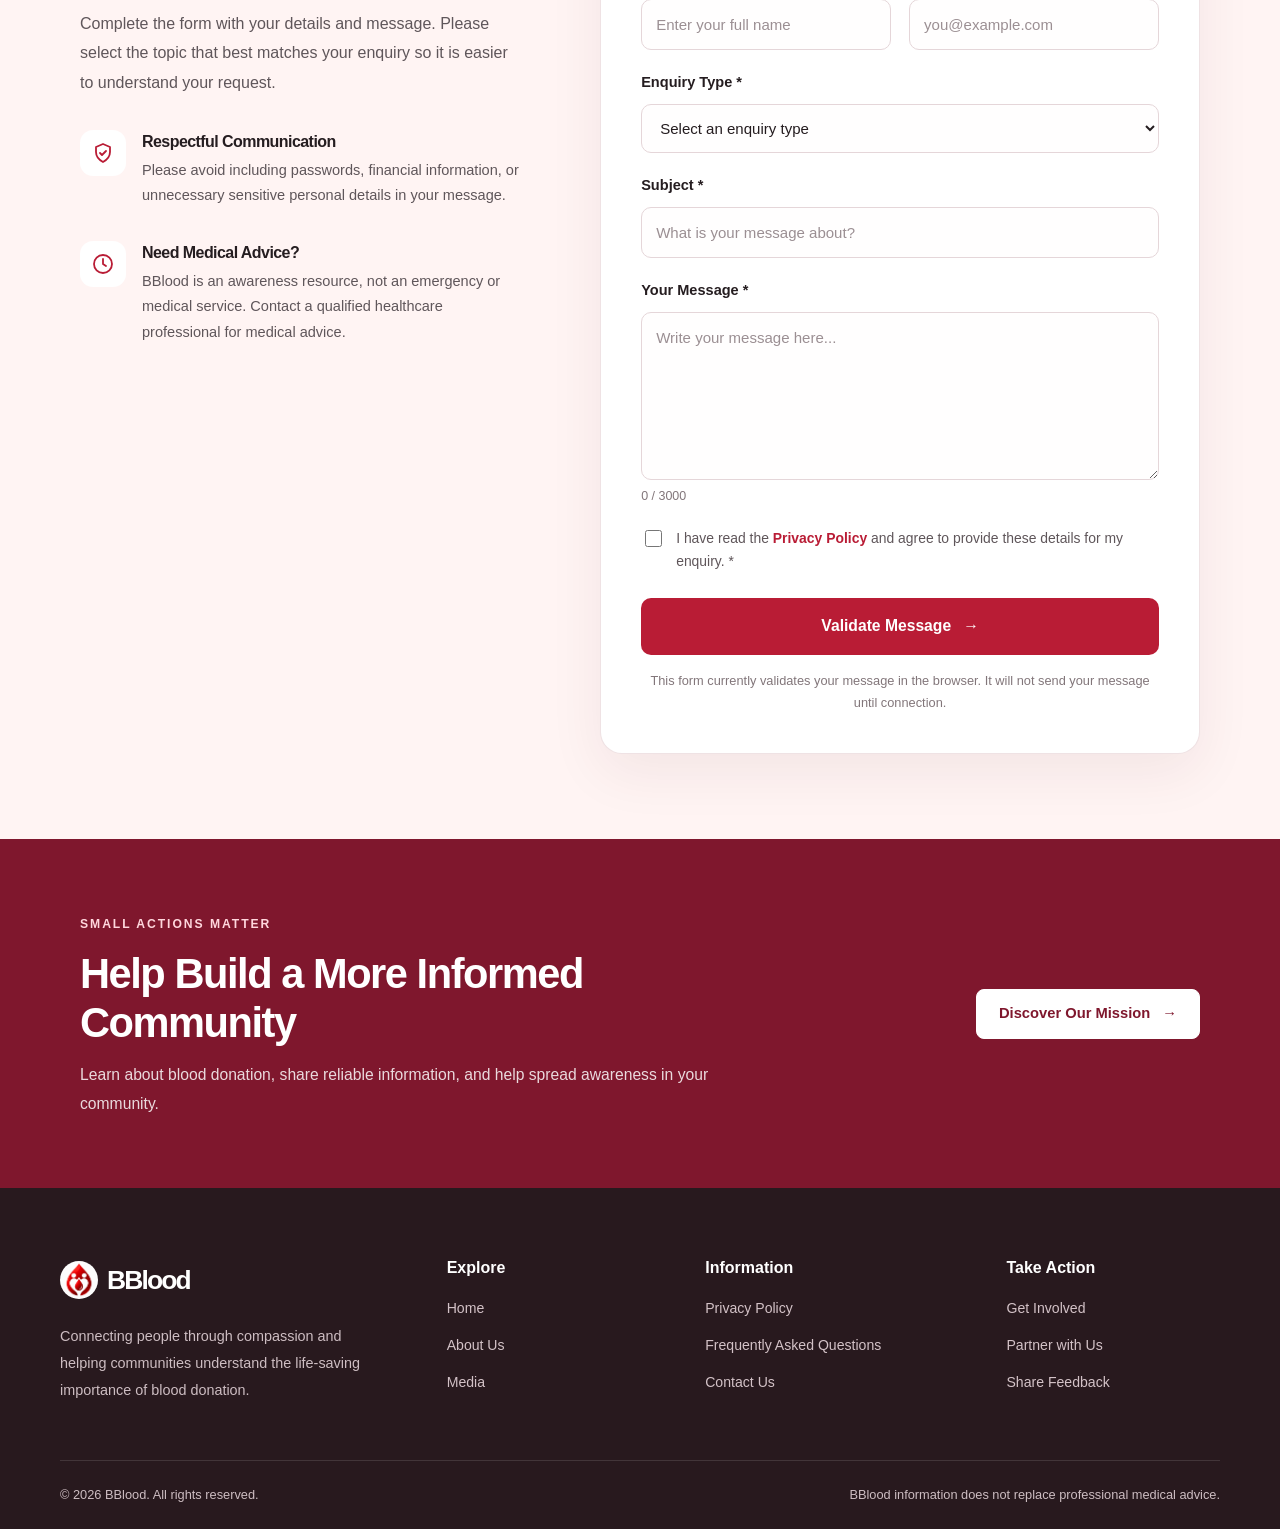
<file: contact.html>
<!DOCTYPE html>
<html lang="en">
<head>
  <meta charset="UTF-8">
  <meta name="viewport" content="width=device-width, initial-scale=1.0">
  <meta name="description" content="Contact BBlood for general enquiries, partnerships, feedback, and questions about blood donation awareness.">
  <title>Contact Us | BBlood</title>

  <link rel="stylesheet" href="css/style.css">
  <link rel="stylesheet" href="css/contact.css">
  <script src="js/contact.js" defer></script>
  <link rel="icon" type="image/png" href="imgs/logo.png">
</head>
<body>

  <!-- Shared site header -->
  <header class="site-header">
    <div class="container header-inner">
      <a href="index.html" class="logo" aria-label="BBlood home">
        <img class="brand-mark" src="imgs/logo.png" alt="" aria-hidden="true">
        <span>BBlood</span>
      </a>

      <button class="menu-toggle" id="menu-toggle" type="button"
        aria-label="Open navigation menu" aria-controls="primary-navigation"
        aria-expanded="false">
        <span></span><span></span><span></span>
      </button>

      <nav class="primary-navigation" id="primary-navigation" aria-label="Main navigation">
        <a class="nav-link" href="index.html">Home</a>
        <a class="nav-link" href="about.html">About Us</a>
        <a class="nav-link" href="media.html">Media</a>
        <a class="nav-link" href="privacy-faq.html">Privacy &amp; FAQ</a>
        <a class="nav-link active" href="contact.html" aria-current="page">Contact</a>
        <a class="button button-primary nav-cta" href="https://muhammad-affan-69621.github.io/blood/FrontEnd/login.html">
          Get Involved
        </a>
      </nav>
    </div>
  </header>

  <main>
    <!-- Contact hero -->
    <section class="contact-hero">
      <div class="container contact-hero-inner">
        <span class="contact-eyebrow">LET'S CONNECT</span>
        <h1>We'd Love to <span>Hear From You</span></h1>
        <p>
          Have a question, an idea, or an opportunity to work together?
          Get in touch with BBlood. Your voice can help us build
          more informed and compassionate communities.
        </p>

        <a class="button button-primary contact-hero-button" href="#contact-form">
          Send Us a Message
          <span aria-hidden="true">&rarr;</span>
        </a>
      </div>
      <div class="contact-hero-decoration" aria-hidden="true">+</div>
    </section>

    <!-- Contact categories -->
    <section class="contact-options section-padding">
      <div class="container">
        <div class="section-heading contact-section-heading">
          <span class="contact-eyebrow">HOW CAN WE HELP?</span>
          <h2>Let's Start a Conversation</h2>
          <p>
            Choose the topic that best describes your enquiry.
            We'll use your message to understand how we can help.
          </p>
        </div>

        <div class="contact-card-grid">
          <article class="contact-info-card">
            <div class="contact-card-icon" aria-hidden="true">
              <svg viewBox="0 0 24 24" fill="none">
                <path d="M4 5.5h16v13H4z" stroke="currentColor" stroke-width="1.8" stroke-linejoin="round"/>
                <path d="m4.5 6 7.5 6 7.5-6" stroke="currentColor" stroke-width="1.8" stroke-linecap="round" stroke-linejoin="round"/>
              </svg>
            </div>
            <h3>General Enquiries</h3>
            <p>
              Questions about BBlood, our mission, or blood donation awareness?
              Send us your enquiry.
            </p>
            <a href="#contact-form" data-contact-topic="General enquiry">
              Ask a question <span aria-hidden="true">&rarr;</span>
            </a>
          </article>

          <article class="contact-info-card">
            <div class="contact-card-icon" aria-hidden="true">
              <svg viewBox="0 0 24 24" fill="none">
                <path d="M16 20v-1.5a4 4 0 0 0-4-4H7a4 4 0 0 0-4 4V20" stroke="currentColor" stroke-width="1.8" stroke-linecap="round"/>
                <circle cx="9.5" cy="7" r="3.5" stroke="currentColor" stroke-width="1.8"/>
                <path d="M17 11a3.5 3.5 0 0 0 0-7M17 14.5a4 4 0 0 1 4 4V20" stroke="currentColor" stroke-width="1.8" stroke-linecap="round"/>
              </svg>
            </div>
            <h3>Partnerships</h3>
            <p>
              Interested in collaborating, supporting awareness activities,
              or working with our community?
            </p>
            <a href="#contact-form" data-contact-topic="Partnership opportunity">
              Explore collaboration <span aria-hidden="true">&rarr;</span>
            </a>
          </article>

          <article class="contact-info-card">
            <div class="contact-card-icon" aria-hidden="true">
              <svg viewBox="0 0 24 24" fill="none">
                <path d="M20 11.5a7.5 7.5 0 0 1-7.5 7.5H7l-4 2v-6.5A7.5 7.5 0 1 1 20 11.5Z" stroke="currentColor" stroke-width="1.8" stroke-linecap="round" stroke-linejoin="round"/>
                <path d="M8 11h8M8 14h5" stroke="currentColor" stroke-width="1.8" stroke-linecap="round"/>
              </svg>
            </div>
            <h3>Feedback &amp; Suggestions</h3>
            <p>
              Share your ideas, report a website issue, or suggest ways
              we can improve the BBlood experience.
            </p>
            <a href="#contact-form" data-contact-topic="Feedback or suggestion">
              Share feedback <span aria-hidden="true">&rarr;</span>
            </a>
          </article>
        </div>
      </div>
    </section>

    <!-- Contact form section -->
    <section class="contact-form-section section-padding" id="get-involved">
      <div class="container contact-form-layout">

        <div class="contact-form-intro">
          <span class="contact-eyebrow">GET IN TOUCH</span>
          <h2>Tell Us What's on Your Mind</h2>
          <p>
            Complete the form with your details and message. Please select
            the topic that best matches your enquiry so it is easier to
            understand your request.
          </p>

          <div class="contact-promise">
            <span class="contact-promise-icon" aria-hidden="true">
              <svg viewBox="0 0 24 24" fill="none">
                <path d="M12 3 19 6v5c0 4.5-3 7.8-7 10-4-2.2-7-5.5-7-10V6l7-3Z" stroke="currentColor" stroke-width="1.8" stroke-linejoin="round"/>
                <path d="m9 12 2 2 4-4" stroke="currentColor" stroke-width="1.8" stroke-linecap="round" stroke-linejoin="round"/>
              </svg>
            </span>
            <div>
              <h3>Respectful Communication</h3>
              <p>
                Please avoid including passwords, financial information,
                or unnecessary sensitive personal details in your message.
              </p>
            </div>
          </div>

          <div class="contact-promise">
            <span class="contact-promise-icon" aria-hidden="true">
              <svg viewBox="0 0 24 24" fill="none">
                <circle cx="12" cy="12" r="9" stroke="currentColor" stroke-width="1.8"/>
                <path d="M12 7v5l3 2" stroke="currentColor" stroke-width="1.8" stroke-linecap="round" stroke-linejoin="round"/>
              </svg>
            </span>
            <div>
              <h3>Need Medical Advice?</h3>
              <p>
                BBlood is an awareness resource, not an emergency or
                medical service. Contact a qualified healthcare professional
                for medical advice.
              </p>
            </div>
          </div>
        </div>

        <div class="contact-form-card" id="contact-form">
          <div class="contact-form-card-heading">
            <h2>Send a Message</h2>
            <p>Fields marked with an asterisk (*) are required.</p>
          </div>

          <form id="BBlood-contact-form" novalidate>
            <div class="contact-field-row">
              <div class="contact-field">
                <label for="contact-name">Full Name *</label>
                <input
                  type="text"
                  id="contact-name"
                  name="name"
                  placeholder="Enter your full name"
                  autocomplete="name"
                  maxlength="100"
                  required
                >
                <small class="field-error" id="name-error"></small>
              </div>

              <div class="contact-field">
                <label for="contact-email">Email Address *</label>
                <input
                  type="email"
                  id="contact-email"
                  name="email"
                  placeholder="you@example.com"
                  autocomplete="email"
                  maxlength="254"
                  required
                >
                <small class="field-error" id="email-error"></small>
              </div>
            </div>

            <div class="contact-field">
              <label for="contact-topic">Enquiry Type *</label>
              <select id="contact-topic" name="topic" required>
                <option value="">Select an enquiry type</option>
                <option value="General enquiry">General enquiry</option>
                <option value="Partnership opportunity">Partnership opportunity</option>
                <option value="Feedback or suggestion">Feedback or suggestion</option>
                <option value="Website issue">Website issue</option>
                <option value="Other">Other</option>
              </select>
              <small class="field-error" id="topic-error"></small>
            </div>

            <div class="contact-field">
              <label for="contact-subject">Subject *</label>
              <input
                type="text"
                id="contact-subject"
                name="subject"
                placeholder="What is your message about?"
                maxlength="150"
                required
              >
              <small class="field-error" id="subject-error"></small>
            </div>

            <div class="contact-field">
              <label for="contact-message">Your Message *</label>
              <textarea
                id="contact-message"
                name="message"
                rows="6"
                placeholder="Write your message here..."
                minlength="10"
                maxlength="3000"
                required
              ></textarea>
              <div class="contact-message-meta">
                <small class="field-error" id="message-error"></small>
                <small class="character-count" id="character-count">0 / 3000</small>
              </div>
            </div>

            <label class="contact-consent">
              <input type="checkbox" id="contact-consent" name="consent" required>
              <span>
                I have read the
                <a href="privacy-faq.html#privacy-policy">Privacy Policy</a>
                and agree to provide these details for my enquiry. *
              </span>
            </label>
            <small class="field-error" id="consent-error"></small>

            <div class="contact-form-status" id="contact-form-status"
              role="status" aria-live="polite" hidden></div>

            <button type="submit" class="button button-primary contact-submit">
              Validate Message
              <span aria-hidden="true">&rarr;</span>
            </button>

            <p class="contact-form-note">
              This form currently validates your message in the browser.
              It will not send your message until connection.
            </p>
          </form>
        </div>

      </div>
    </section>

    <!-- Closing call to action -->
    <section class="contact-bottom-cta">
      <div class="container contact-bottom-cta-inner">
        <div>
          <span class="contact-eyebrow">SMALL ACTIONS MATTER</span>
          <h2>Help Build a More Informed Community</h2>
          <p>
            Learn about blood donation, share reliable information,
            and help spread awareness in your community.
          </p>
        </div>
        <a class="button button-light" href="about.html">
          Discover Our Mission <span aria-hidden="true">&rarr;</span>
        </a>
      </div>
    </section>
  </main>

  <!-- Shared site footer -->
  <footer class="site-footer">
    <div class="container">
      <div class="footer-main">
        <div class="footer-brand">
          <a href="index.html" class="logo footer-logo" aria-label="BBlood home">
        <img class="brand-mark" src="imgs/logo.png" alt="" aria-hidden="true">
        <span>BBlood</span>
      </a>
          <p>
            Connecting people through compassion and helping communities
            understand the life-saving importance of blood donation.
          </p>
        </div>

        <div class="footer-column">
          <h3>Explore</h3>
          <a href="index.html">Home</a>
          <a href="about.html">About Us</a>
          <a href="media.html">Media</a>
        </div>

        <div class="footer-column">
          <h3>Information</h3>
          <a href="privacy-faq.html#privacy-policy">Privacy Policy</a>
          <a href="privacy-faq.html#faq">Frequently Asked Questions</a>
          <a href="contact.html">Contact Us</a>
        </div>

        <div class="footer-column">
          <h3>Take Action</h3>
          <a href="https://muhammad-affan-69621.github.io/blood/FrontEnd/login.html"">Get Involved</a>
          <a href="contact.html#contact-form">Partner with Us</a>
          <a href="contact.html#contact-form">Share Feedback</a>
        </div>
      </div>

      <div class="footer-bottom">
        <p>&copy; <span id="current-year">2026</span> BBlood. All rights reserved.</p>
        <p class="footer-disclaimer">
          BBlood information does not replace professional medical advice.
        </p>
      </div>
    </div>
  </footer>

</body>
</html>
</file>
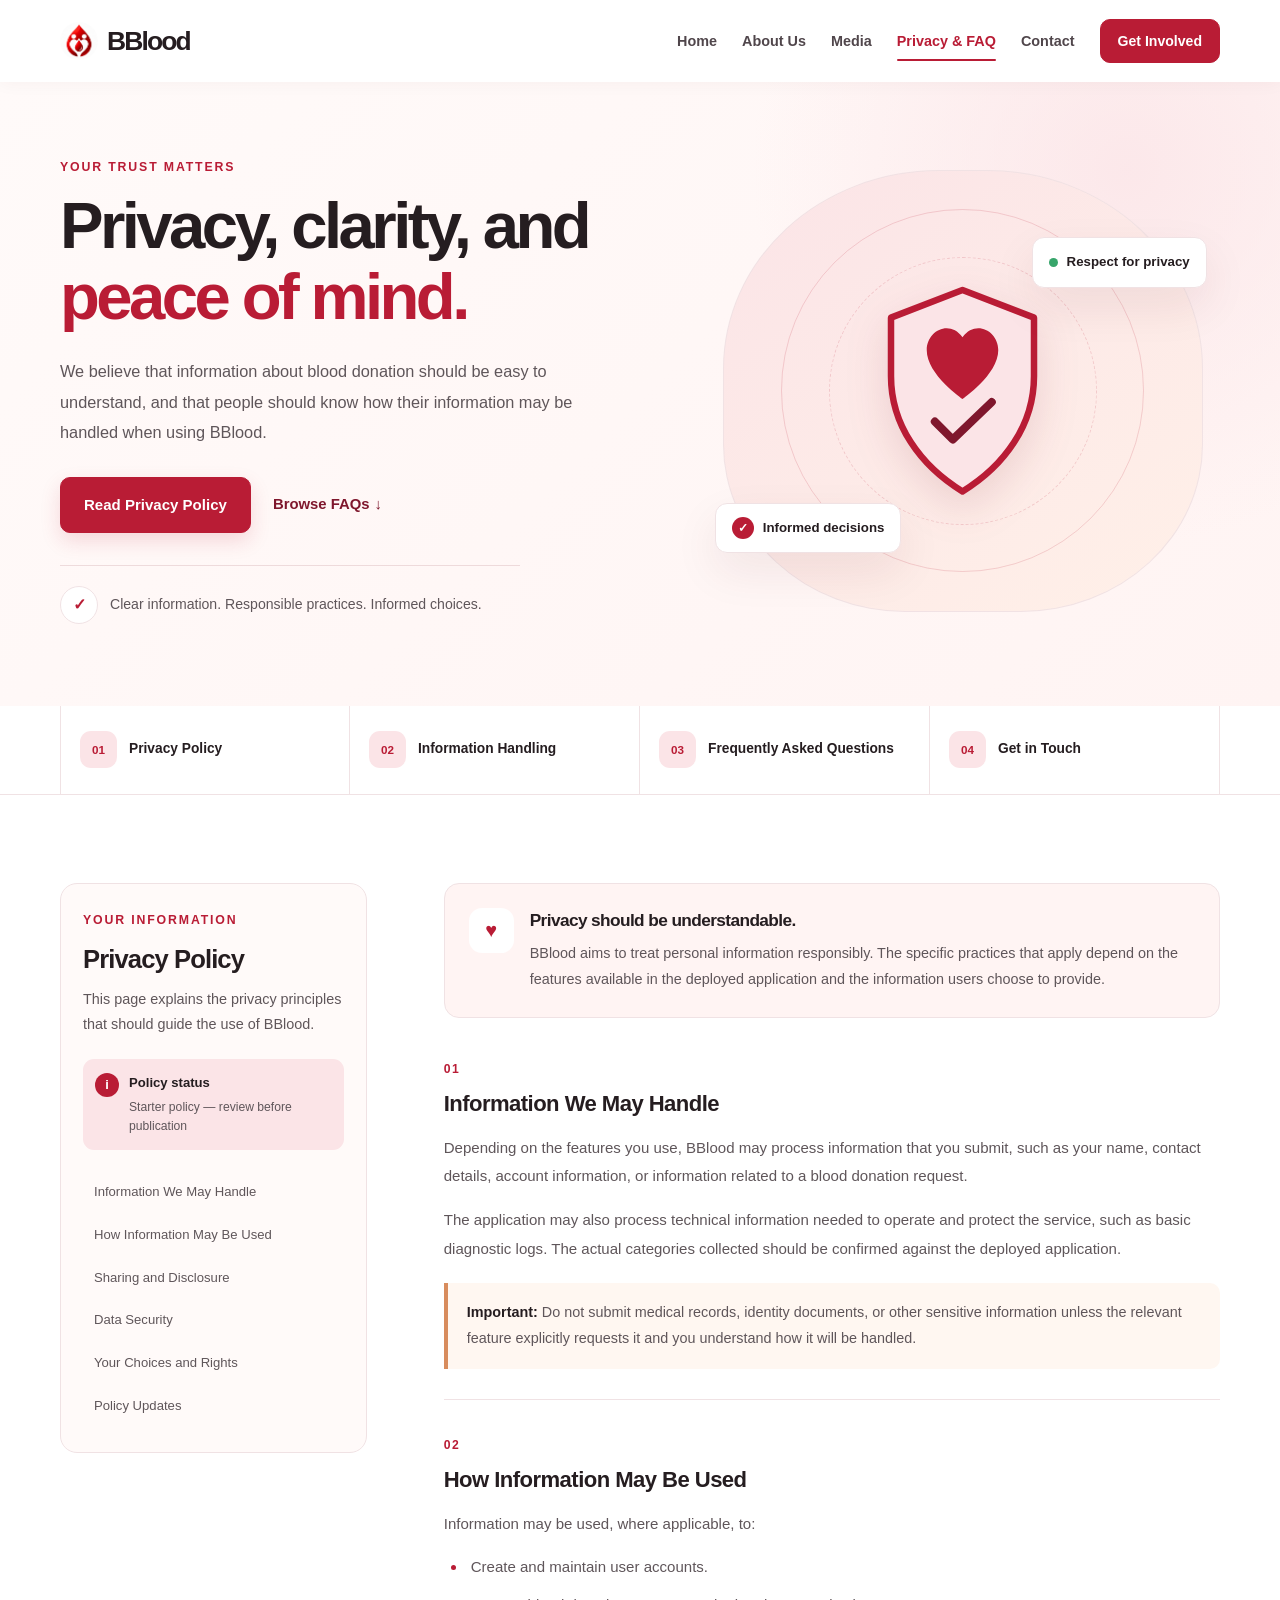
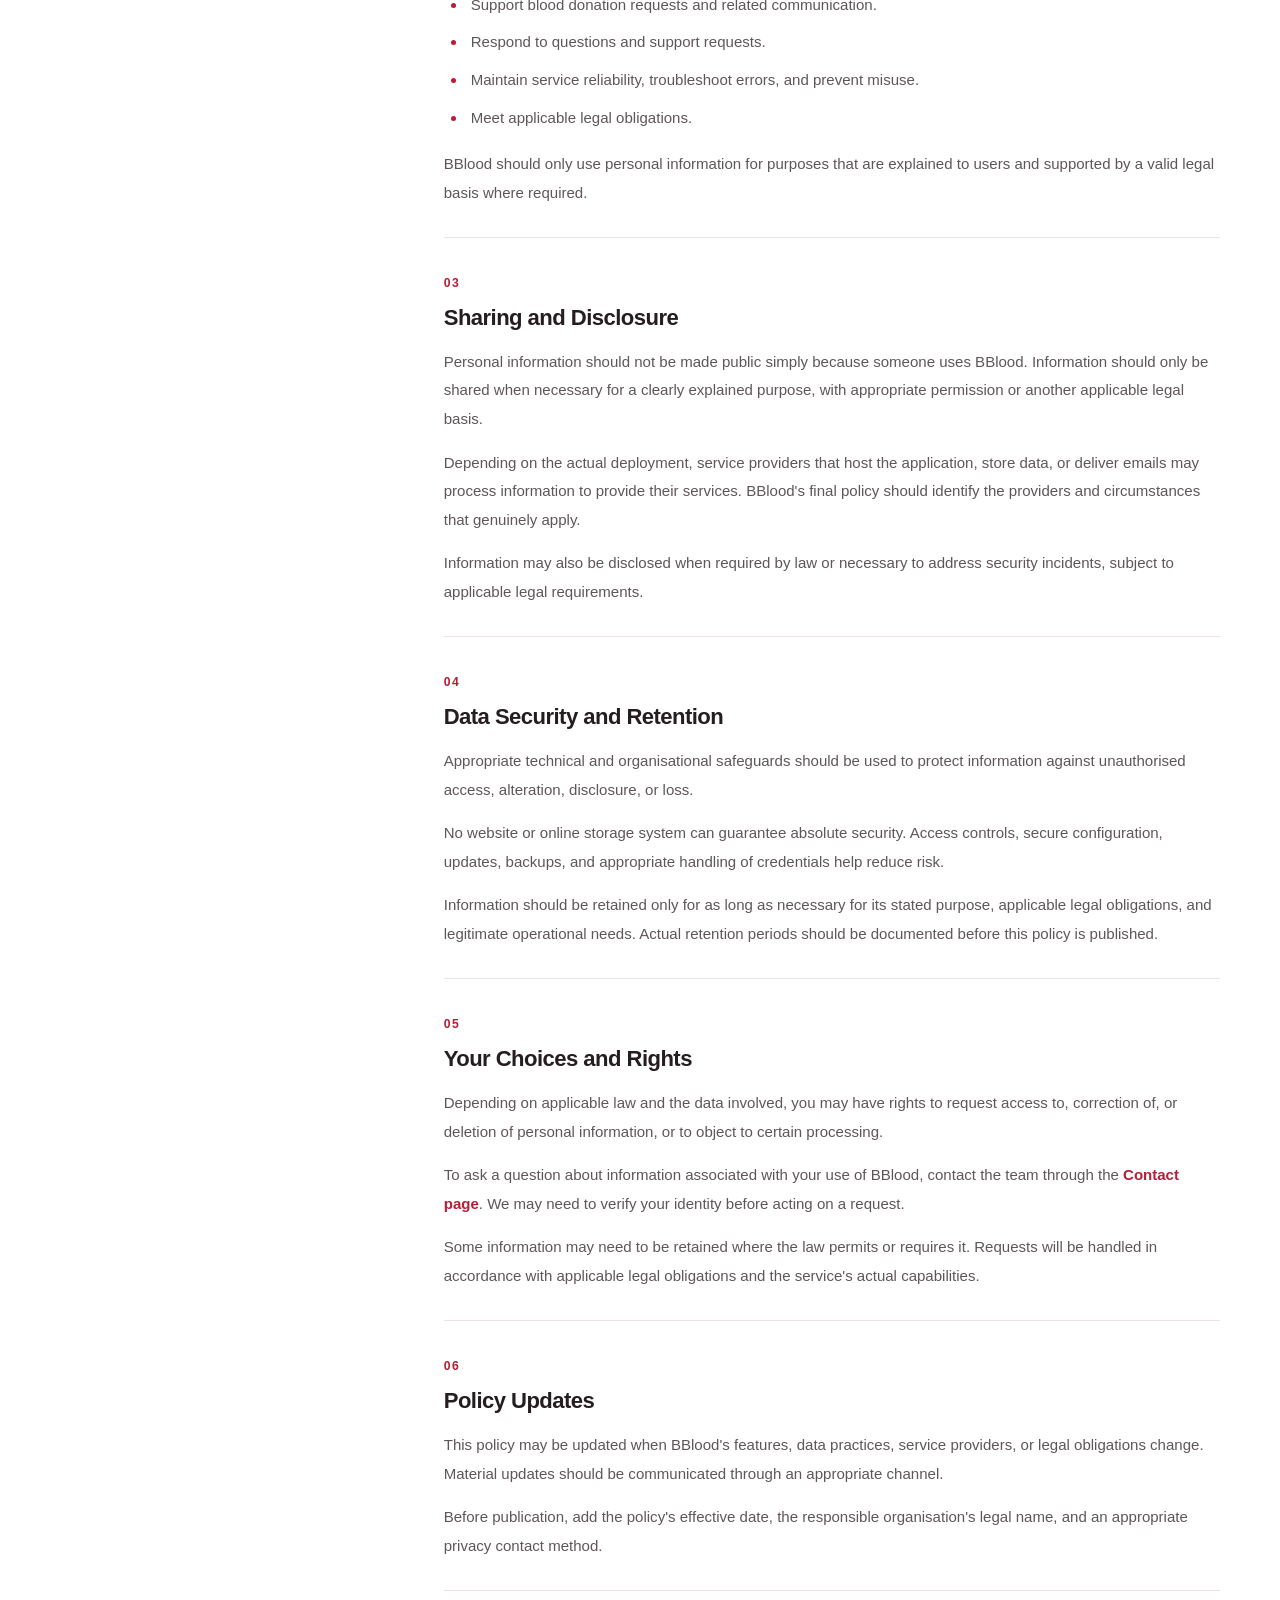
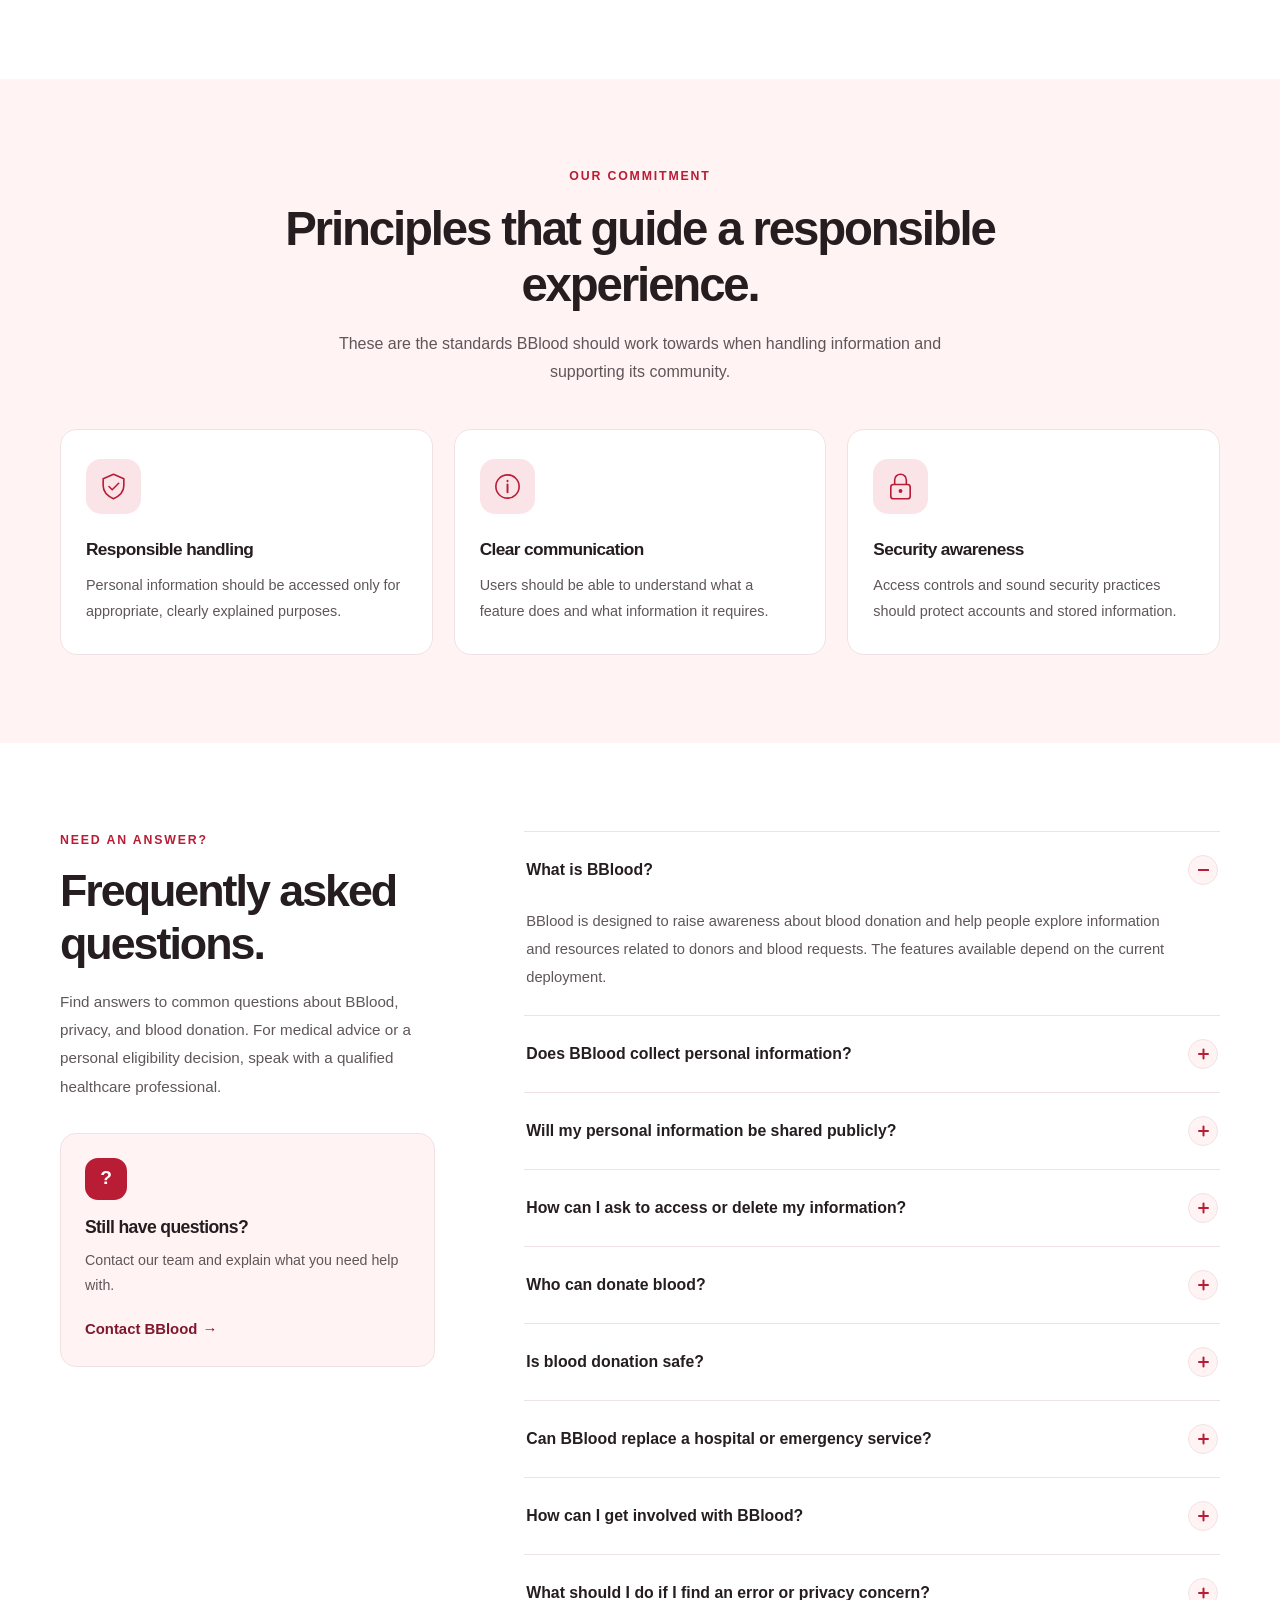
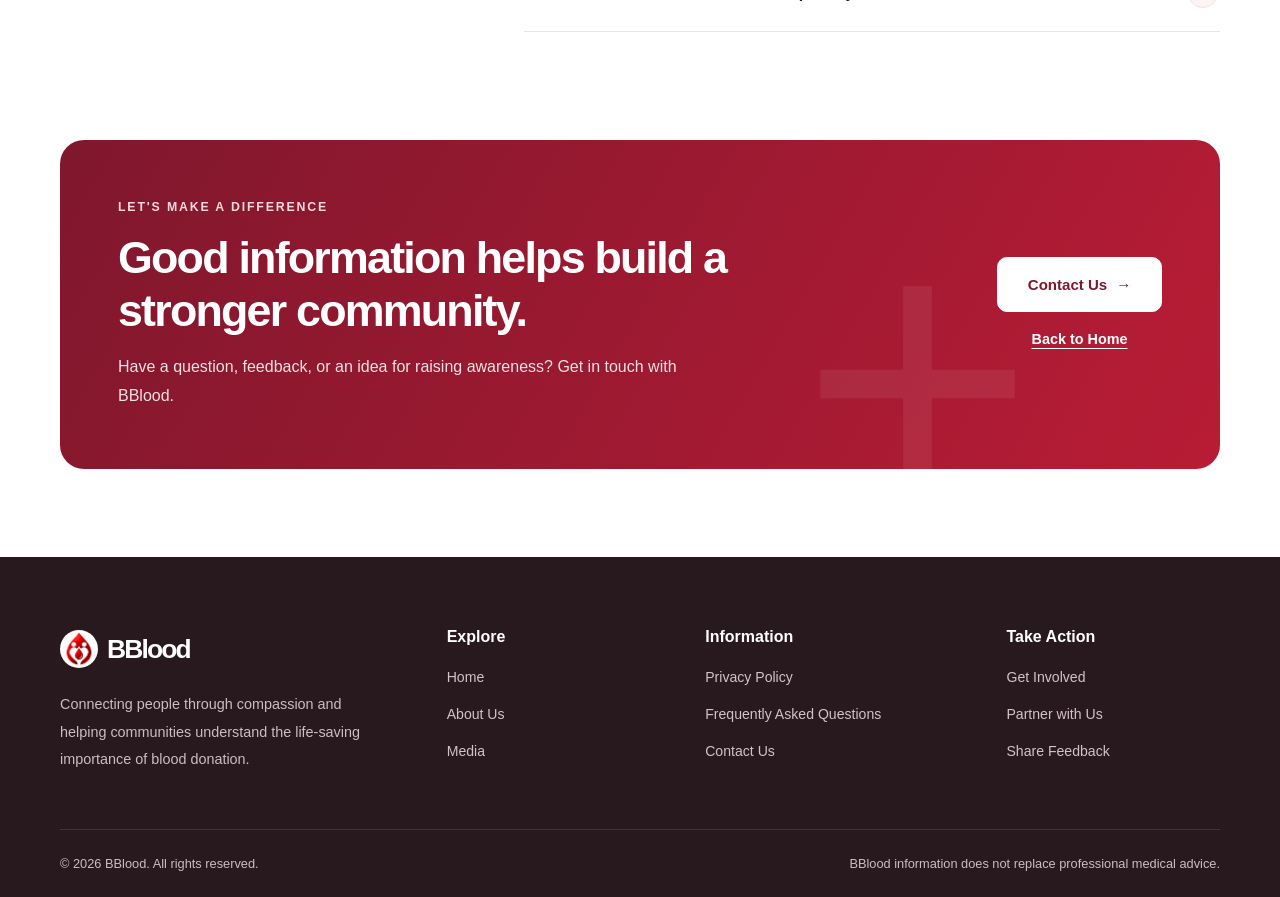
<file: privacy-faq.html>
<!DOCTYPE html>
<html lang="en">
<head>
  <meta charset="UTF-8">
  <meta name="viewport" content="width=device-width, initial-scale=1.0">
  <meta name="description" content="Read BBlood's privacy information and answers to frequently asked questions about blood donation and the platform.">
  <meta name="theme-color" content="#B91C35">

  <title>Privacy &amp; FAQ | BBlood</title>

  <!-- Shared stylesheet for the site's header, footer, and common elements -->
  <link rel="stylesheet" href="css/style.css">
  <!-- Page-specific stylesheet -->
  <link rel="stylesheet" href="css/privacy-faq.css">

  <script src="js/privacy-faq.js" defer></script>
  <link rel="icon" type="image/png" href="imgs/logo.png">
</head>

<body>
  <a class="privacy-skip-link" href="#main-content">Skip to main content</a>

  <!-- Header: preserves the supplied class names and structure -->
  <header class="site-header">
    <div class="container header-inner">

      <a href="index.html" class="logo" aria-label="BBlood home">
        <img class="brand-mark" src="imgs/logo.png" alt="" aria-hidden="true">
        <span>BBlood</span>
      </a>

      <button
        class="menu-toggle"
        id="menu-toggle"
        type="button"
        aria-label="Open navigation menu"
        aria-controls="primary-navigation"
        aria-expanded="false">
        <span></span>
        <span></span>
        <span></span>
      </button>

      <nav class="primary-navigation" id="primary-navigation"
           aria-label="Main navigation">
        <a class="nav-link" href="index.html">Home</a>
        <a class="nav-link" href="about.html">About Us</a>
        <a class="nav-link" href="media.html">Media</a>
        <a class="nav-link active" href="privacy-faq.html" aria-current="page">Privacy &amp; FAQ</a>
        <a class="nav-link" href="contact.html">Contact</a>
        <a class="button button-primary nav-cta" href="https://muhammad-affan-69621.github.io/blood/FrontEnd/login.html">
          Get Involved
        </a>
      </nav>

    </div>
  </header>

  <main id="main-content">
    <!-- Page hero -->
    <section class="pf-hero">
      <div class="container pf-hero-grid">
        <div class="pf-hero-content">
          <p class="pf-eyebrow">YOUR TRUST MATTERS</p>
          <h1>Privacy, clarity, and <span>peace of mind.</span></h1>
          <p class="pf-hero-description">
            We believe that information about blood donation should be easy
            to understand, and that people should know how their information
            may be handled when using BBlood.
          </p>

          <div class="pf-hero-actions">
            <a class="pf-button pf-button-primary" href="#privacy-policy">
              Read Privacy Policy
            </a>
            <a class="pf-text-link" href="#faq">
              Browse FAQs <span aria-hidden="true">↓</span>
            </a>
          </div>

          <div class="pf-hero-note">
            <span aria-hidden="true" class="pf-note-icon">✓</span>
            <p>Clear information. Responsible practices. Informed choices.</p>
          </div>
        </div>

        <div class="pf-hero-visual" aria-hidden="true">
          <div class="pf-privacy-illustration">
            <div class="pf-illustration-orbit pf-orbit-one"></div>
            <div class="pf-illustration-orbit pf-orbit-two"></div>

            <div class="pf-shield">
              <svg viewBox="0 0 120 140" fill="none">
                <path
                  d="M60 8L104 25V61C104 91 86 116 60 132C34 116 16 91 16 61V25L60 8Z"
                  fill="#FBE4E7"
                  stroke="#B91C35"
                  stroke-width="4"
                  stroke-linejoin="round"
                />
                <path
                  d="M60 37C52 26 38 33 38 45C38 60 60 75 60 75C60 75 82 60 82 45C82 33 68 26 60 37Z"
                  fill="#B91C35"
                />
                <path
                  d="M43 89L54 100L78 77"
                  stroke="#7F172D"
                  stroke-width="5"
                  stroke-linecap="round"
                  stroke-linejoin="round"
                />
              </svg>
            </div>

            <div class="pf-privacy-chip pf-chip-top">
              <span class="pf-chip-dot"></span>
              Respect for privacy
            </div>

            <div class="pf-privacy-chip pf-chip-bottom">
              <span class="pf-chip-check">✓</span>
              Informed decisions
            </div>
          </div>
        </div>
      </div>
    </section>

    <!-- Quick navigation -->
    <section class="pf-quick-nav" aria-label="Page sections">
      <div class="container">
        <div class="pf-quick-nav-inner">
          <a href="#privacy-policy">
            <span class="pf-quick-icon" aria-hidden="true">01</span>
            <span>Privacy Policy</span>
          </a>
          <a href="#information">
            <span class="pf-quick-icon" aria-hidden="true">02</span>
            <span>Information Handling</span>
          </a>
          <a href="#faq">
            <span class="pf-quick-icon" aria-hidden="true">03</span>
            <span>Frequently Asked Questions</span>
          </a>
          <a href="#get-involved">
            <span class="pf-quick-icon" aria-hidden="true">04</span>
            <span>Get in Touch</span>
          </a>
        </div>
      </div>
    </section>

    <!-- Privacy policy -->
    <section class="pf-policy-section pf-section" id="privacy-policy">
      <div class="container pf-policy-layout">
        <aside class="pf-policy-sidebar">
          <p class="pf-eyebrow">YOUR INFORMATION</p>
          <h2>Privacy Policy</h2>
          <p>
            This page explains the privacy principles that should guide
            the use of BBlood.
          </p>

          <div class="pf-policy-meta">
            <span class="pf-meta-icon" aria-hidden="true">i</span>
            <p>
              <strong>Policy status</strong>
              <span>Starter policy — review before publication</span>
            </p>
          </div>

          <nav class="pf-policy-nav" aria-label="Privacy policy sections">
            <a href="#information">Information We May Handle</a>
            <a href="#information-use">How Information May Be Used</a>
            <a href="#information-sharing">Sharing and Disclosure</a>
            <a href="#data-security">Data Security</a>
            <a href="#your-choices">Your Choices and Rights</a>
            <a href="#policy-updates">Policy Updates</a>
          </nav>
        </aside>

        <div class="pf-policy-content">
          <div class="pf-policy-intro">
            <span class="pf-policy-intro-icon" aria-hidden="true">♥</span>
            <div>
              <h3>Privacy should be understandable.</h3>
              <p>
                BBlood aims to treat personal information responsibly.
                The specific practices that apply depend on the features
                available in the deployed application and the information
                users choose to provide.
              </p>
            </div>
          </div>

          <article class="pf-policy-block" id="information">
            <span class="pf-section-number">01</span>
            <h3>Information We May Handle</h3>
            <p>
              Depending on the features you use, BBlood may process
              information that you submit, such as your name, contact
              details, account information, or information related to
              a blood donation request.
            </p>
            <p>
              The application may also process technical information
              needed to operate and protect the service, such as basic
              diagnostic logs. The actual categories collected should be
              confirmed against the deployed application.
            </p>
            <div class="pf-info-callout">
              <strong>Important:</strong>
              Do not submit medical records, identity documents, or other
              sensitive information unless the relevant feature explicitly
              requests it and you understand how it will be handled.
            </div>
          </article>

          <article class="pf-policy-block" id="information-use">
            <span class="pf-section-number">02</span>
            <h3>How Information May Be Used</h3>
            <p>Information may be used, where applicable, to:</p>
            <ul>
              <li>Create and maintain user accounts.</li>
              <li>Support blood donation requests and related communication.</li>
              <li>Respond to questions and support requests.</li>
              <li>Maintain service reliability, troubleshoot errors, and prevent misuse.</li>
              <li>Meet applicable legal obligations.</li>
            </ul>
            <p>
              BBlood should only use personal information for purposes
              that are explained to users and supported by a valid legal
              basis where required.
            </p>
          </article>

          <article class="pf-policy-block" id="information-sharing">
            <span class="pf-section-number">03</span>
            <h3>Sharing and Disclosure</h3>
            <p>
              Personal information should not be made public simply because
              someone uses BBlood. Information should only be shared when
              necessary for a clearly explained purpose, with appropriate
              permission or another applicable legal basis.
            </p>
            <p>
              Depending on the actual deployment, service providers that
              host the application, store data, or deliver emails may process
              information to provide their services. BBlood's final policy
              should identify the providers and circumstances that genuinely
              apply.
            </p>
            <p>
              Information may also be disclosed when required by law or
              necessary to address security incidents, subject to applicable
              legal requirements.
            </p>
          </article>

          <article class="pf-policy-block" id="data-security">
            <span class="pf-section-number">04</span>
            <h3>Data Security and Retention</h3>
            <p>
              Appropriate technical and organisational safeguards should be
              used to protect information against unauthorised access,
              alteration, disclosure, or loss.
            </p>
            <p>
              No website or online storage system can guarantee absolute
              security. Access controls, secure configuration, updates,
              backups, and appropriate handling of credentials help reduce
              risk.
            </p>
            <p>
              Information should be retained only for as long as necessary
              for its stated purpose, applicable legal obligations, and
              legitimate operational needs. Actual retention periods should
              be documented before this policy is published.
            </p>
          </article>

          <article class="pf-policy-block" id="your-choices">
            <span class="pf-section-number">05</span>
            <h3>Your Choices and Rights</h3>
            <p>
              Depending on applicable law and the data involved, you may
              have rights to request access to, correction of, or deletion
              of personal information, or to object to certain processing.
            </p>
            <p>
              To ask a question about information associated with your use
              of BBlood, contact the team through the
              <a href="contact.html">Contact page</a>. We may need to verify
              your identity before acting on a request.
            </p>
            <p>
              Some information may need to be retained where the law permits
              or requires it. Requests will be handled in accordance with
              applicable legal obligations and the service's actual capabilities.
            </p>
          </article>

          <article class="pf-policy-block" id="policy-updates">
            <span class="pf-section-number">06</span>
            <h3>Policy Updates</h3>
            <p>
              This policy may be updated when BBlood's features, data
              practices, service providers, or legal obligations change.
              Material updates should be communicated through an appropriate
              channel.
            </p>
            <p>
              Before publication, add the policy's effective date, the
              responsible organisation's legal name, and an appropriate
              privacy contact method.
            </p>
          </article>

          <!-- <div class="pf-policy-disclaimer">
            <span aria-hidden="true">!</span>
            <p>
              <strong>Publication note:</strong> Test Note.
            </p>
          </div> -->
        </div>
      </div>
    </section>

    <!-- Privacy principles -->
    <section class="pf-principles-section pf-section">
      <div class="container">
        <div class="pf-section-heading pf-centered">
          <p class="pf-eyebrow">OUR COMMITMENT</p>
          <h2>Principles that guide a responsible experience.</h2>
          <p>
            These are the standards BBlood should work towards when
            handling information and supporting its community.
          </p>
        </div>

        <div class="pf-principles-grid">
          <article class="pf-principle-card">
            <span class="pf-principle-icon" aria-hidden="true">
              <svg viewBox="0 0 48 48" fill="none">
                <path d="M24 5L40 12V23C40 32 33 39 24 43C15 39 8 32 8 23V12L24 5Z"
                  stroke="currentColor" stroke-width="2.5" stroke-linejoin="round"/>
                <path d="M17 24L22 29L32 19"
                  stroke="currentColor" stroke-width="2.5" stroke-linecap="round" stroke-linejoin="round"/>
              </svg>
            </span>
            <h3>Responsible handling</h3>
            <p>
              Personal information should be accessed only for appropriate,
              clearly explained purposes.
            </p>
          </article>

          <article class="pf-principle-card">
            <span class="pf-principle-icon" aria-hidden="true">
              <svg viewBox="0 0 48 48" fill="none">
                <circle cx="24" cy="24" r="18" stroke="currentColor" stroke-width="2.5"/>
                <path d="M24 21V33M24 15V16"
                  stroke="currentColor" stroke-width="3" stroke-linecap="round"/>
              </svg>
            </span>
            <h3>Clear communication</h3>
            <p>
              Users should be able to understand what a feature does and
              what information it requires.
            </p>
          </article>

          <article class="pf-principle-card">
            <span class="pf-principle-icon" aria-hidden="true">
              <svg viewBox="0 0 48 48" fill="none">
                <rect x="9" y="21" width="30" height="22" rx="4"
                  stroke="currentColor" stroke-width="2.5"/>
                <path d="M15 21V14C15 9 19 5 24 5C29 5 33 9 33 14V21"
                  stroke="currentColor" stroke-width="2.5"/>
                <circle cx="24" cy="31" r="3" fill="currentColor"/>
              </svg>
            </span>
            <h3>Security awareness</h3>
            <p>
              Access controls and sound security practices should protect
              accounts and stored information.
            </p>
          </article>
        </div>
      </div>
    </section>

    <!-- FAQ -->
    <section class="pf-faq-section pf-section" id="faq">
      <div class="container pf-faq-layout">
        <div class="pf-faq-intro">
          <p class="pf-eyebrow">NEED AN ANSWER?</p>
          <h2>Frequently asked questions.</h2>
          <p>
            Find answers to common questions about BBlood, privacy, and
            blood donation. For medical advice or a personal eligibility
            decision, speak with a qualified healthcare professional.
          </p>

          <div class="pf-faq-help-card">
            <span class="pf-help-icon" aria-hidden="true">?</span>
            <h3>Still have questions?</h3>
            <p>Contact our team and explain what you need help with.</p>
            <a href="contact.html" class="pf-text-link">
              Contact BBlood <span aria-hidden="true">→</span>
            </a>
          </div>
        </div>

        <div class="pf-faq-list" data-faq-list>
          <article class="pf-faq-item">
            <h3>
              <button class="pf-faq-question" type="button"
                id="faq-question-1" aria-expanded="true"
                aria-controls="faq-answer-1">
                <span>What is BBlood?</span>
                <span class="pf-faq-toggle" aria-hidden="true"></span>
              </button>
            </h3>
            <div class="pf-faq-answer" id="faq-answer-1"
              role="region" aria-labelledby="faq-question-1">
              <div class="pf-faq-answer-inner">
                <p>
                  BBlood is designed to raise awareness about blood
                  donation and help people explore information and resources
                  related to donors and blood requests. The features
                  available depend on the current deployment.
                </p>
              </div>
            </div>
          </article>

          <article class="pf-faq-item">
            <h3>
              <button class="pf-faq-question" type="button"
                id="faq-question-2" aria-expanded="false"
                aria-controls="faq-answer-2">
                <span>Does BBlood collect personal information?</span>
                <span class="pf-faq-toggle" aria-hidden="true"></span>
              </button>
            </h3>
            <div class="pf-faq-answer" id="faq-answer-2"
              role="region" aria-labelledby="faq-question-2" hidden>
              <div class="pf-faq-answer-inner">
                <p>
                  The information collected depends on the features you use.
                  For example, an account or request feature may require
                  contact or account details. Refer to the Privacy Policy
                  and the information presented when using each feature.
                </p>
              </div>
            </div>
          </article>

          <article class="pf-faq-item">
            <h3>
              <button class="pf-faq-question" type="button"
                id="faq-question-3" aria-expanded="false"
                aria-controls="faq-answer-3">
                <span>Will my personal information be shared publicly?</span>
                <span class="pf-faq-toggle" aria-hidden="true"></span>
              </button>
            </h3>
            <div class="pf-faq-answer" id="faq-answer-3"
              role="region" aria-labelledby="faq-question-3" hidden>
              <div class="pf-faq-answer-inner">
                <p>
                  You should review the privacy information associated with
                  the specific feature you use. BBlood should explain when
                  information may be visible to other users or shared with
                  service providers. Avoid submitting unnecessary sensitive
                  details.
                </p>
              </div>
            </div>
          </article>

          <article class="pf-faq-item">
            <h3>
              <button class="pf-faq-question" type="button"
                id="faq-question-4" aria-expanded="false"
                aria-controls="faq-answer-4">
                <span>How can I ask to access or delete my information?</span>
                <span class="pf-faq-toggle" aria-hidden="true"></span>
              </button>
            </h3>
            <div class="pf-faq-answer" id="faq-answer-4"
              role="region" aria-labelledby="faq-question-4" hidden>
              <div class="pf-faq-answer-inner">
                <p>
                  Contact BBlood through the Contact page and describe
                  your request. Depending on the request, identity
                  verification may be needed. Requests are subject to
                  applicable law and the service's technical capabilities.
                </p>
              </div>
            </div>
          </article>

          <article class="pf-faq-item">
            <h3>
              <button class="pf-faq-question" type="button"
                id="faq-question-5" aria-expanded="false"
                aria-controls="faq-answer-5">
                <span>Who can donate blood?</span>
                <span class="pf-faq-toggle" aria-hidden="true"></span>
              </button>
            </h3>
            <div class="pf-faq-answer" id="faq-answer-5"
              role="region" aria-labelledby="faq-question-5" hidden>
              <div class="pf-faq-answer-inner">
                <p>
                  Eligibility depends on factors such as age, health,
                  medications, travel history, and local donation rules.
                  A qualified donation centre or healthcare professional
                  must assess your individual eligibility.
                </p>
              </div>
            </article>

          <article class="pf-faq-item">
            <h3>
              <button class="pf-faq-question" type="button"
                id="faq-question-6" aria-expanded="false"
                aria-controls="faq-answer-6">
                <span>Is blood donation safe?</span>
                <span class="pf-faq-toggle" aria-hidden="true"></span>
              </button>
            </h3>
            <div class="pf-faq-answer" id="faq-answer-6"
              role="region" aria-labelledby="faq-question-6" hidden>
              <div class="pf-faq-answer-inner">
                <p>
                  Blood donation is performed by trained personnel using
                  appropriate procedures and sterile, single-use equipment.
                  Donors may experience temporary effects, and individual
                  risks vary. Ask the donation centre about preparation,
                  eligibility, and aftercare.
                </p>
              </div>
            </article>

          <article class="pf-faq-item">
            <h3>
              <button class="pf-faq-question" type="button"
                id="faq-question-7" aria-expanded="false"
                aria-controls="faq-answer-7">
                <span>Can BBlood replace a hospital or emergency service?</span>
                <span class="pf-faq-toggle" aria-hidden="true"></span>
              </button>
            </h3>
            <div class="pf-faq-answer" id="faq-answer-7"
              role="region" aria-labelledby="faq-question-7" hidden>
              <div class="pf-faq-answer-inner">
                <p>
                  No. BBlood is not a substitute for emergency medical
                  care, professional advice, or hospital blood services.
                  In an emergency, contact the appropriate local emergency
                  service or healthcare facility directly.
                </p>
              </div>
            </article>

          <article class="pf-faq-item">
            <h3>
              <button class="pf-faq-question" type="button"
                id="faq-question-8" aria-expanded="false"
                aria-controls="faq-answer-8">
                <span>How can I get involved with BBlood?</span>
                <span class="pf-faq-toggle" aria-hidden="true"></span>
              </button>
            </h3>
            <div class="pf-faq-answer" id="faq-answer-8"
              role="region" aria-labelledby="faq-question-8" hidden>
              <div class="pf-faq-answer-inner">
                <p>
                  You can learn about blood donation, share reliable
                  information, or contact BBlood to discuss possible
                  participation. Any actual donor registration or matching
                  service depends on the features currently available.
                </p>
              </div>
            </article>

          <article class="pf-faq-item">
            <h3>
              <button class="pf-faq-question" type="button"
                id="faq-question-9" aria-expanded="false"
                aria-controls="faq-answer-9">
                <span>What should I do if I find an error or privacy concern?</span>
                <span class="pf-faq-toggle" aria-hidden="true"></span>
              </button>
            </h3>
            <div class="pf-faq-answer" id="faq-answer-9"
              role="region" aria-labelledby="faq-question-9" hidden>
              <div class="pf-faq-answer-inner">
                <p>
                  Contact BBlood through the Contact page and describe
                  the issue without including passwords or unnecessary
                  sensitive information. Include enough detail for the
                  team to understand and investigate the concern.
                </p>
              </div>
            </article>
        </div>
      </div>
    </section>

    <!-- Get involved CTA -->
    <section class="pf-cta-section" id="get-involved">
      <div class="container">
        <div class="pf-cta">
          <div class="pf-cta-copy">
            <p class="pf-eyebrow">LET'S MAKE A DIFFERENCE</p>
            <h2>Good information helps build a stronger community.</h2>
            <p>
              Have a question, feedback, or an idea for raising awareness?
              Get in touch with BBlood.
            </p>
          </div>
          <div class="pf-cta-actions">
            <a class="pf-button pf-button-light" href="contact.html">
              Contact Us <span aria-hidden="true">→</span>
            </a>
            <a class="pf-cta-home-link" href="index.html">Back to Home</a>
          </div>
          <span class="pf-cta-decoration" aria-hidden="true">+</span>
        </div>
      </div>
    </section>
  </main>

  <!-- Footer: preserves the supplied class names and structure -->
  <footer class="site-footer">
    <div class="container">

      <div class="footer-main">

        <div class="footer-brand">
          <a href="index.html" class="logo footer-logo" aria-label="BBlood home">
        <img class="brand-mark" src="imgs/logo.png" alt="" aria-hidden="true">
        <span>BBlood</span>
      </a>
          <p>
            Connecting people through compassion and helping communities
            understand the life-saving importance of blood donation.
          </p>
        </div>

        <div class="footer-column">
          <h3>Explore</h3>
          <a href="index.html">Home</a>
          <a href="about.html">About Us</a>
          <a href="media.html">Media</a>
        </div>

        <div class="footer-column">
          <h3>Information</h3>
          <a href="privacy-faq.html#privacy-policy">Privacy Policy</a>
          <a href="privacy-faq.html#faq">Frequently Asked Questions</a>
          <a href="contact.html">Contact Us</a>
        </div>

        <div class="footer-column">
          <h3>Take Action</h3>
          <a href="https://muhammad-affan-69621.github.io/blood/FrontEnd/login.html"">Get Involved</a>
          <a href="contact.html">Partner with Us</a>
          <a href="contact.html">Share Feedback</a>
        </div>

      </div>

      <div class="footer-bottom">
        <p>
          &copy; <span id="current-year">2026</span> BBlood.
          All rights reserved.
        </p>
        <p class="footer-disclaimer">
          BBlood information does not replace professional medical advice.
        </p>
      </div>

    </div>
  </footer>
</body>
</html>
</file>
<file: css/style.css>
:root {
  --color-primary: #B91C35;
  --color-primary-hover: #991B30;
  --color-burgundy: #7F172D;

  --color-blush: #FFF4F3;
  --color-pink: #FBE4E7;
  --color-peach: #FFF0E8;

  --color-white: #FFFFFF;
  --color-heading: #251D20;
  --color-text: #5F565A;
  --color-muted: #74696E;
  --color-border: #EAE1E3;
  --color-surface: #FCF9F9;

  --font-main:
    -apple-system, BlinkMacSystemFont, "Segoe UI", Roboto,
    Helvetica, Arial, sans-serif;

  --container-width: 1160px;

  --radius-small: 10px;
  --radius-medium: 18px;
  --radius-large: 28px;

  --shadow-card: 0 12px 36px rgba(74, 23, 37, 0.07);
  --shadow-header: 0 2px 16px rgba(74, 23, 37, 0.04);

  --transition: 180ms ease;
}

/* ---------- 2. Reset and base ---------- */

* {
  box-sizing: border-box;
}

html {
  scroll-behavior: smooth;
  scroll-padding-top: 100px;
}

body {
  margin: 0;
  font-family: var(--font-main);
  color: var(--color-text);
  background: var(--color-white);
  font-size: 16px;
  line-height: 1.7;
  -webkit-font-smoothing: antialiased;
}

body,
button,
a {
  -webkit-tap-highlight-color: transparent;
}

img,
svg {
  display: block;
  max-width: 100%;
}

img {
  width: 100%;
  height: auto;
}

a {
  color: inherit;
  text-decoration: none;
}

button,
input,
textarea,
select {
  font: inherit;
}

button,
a {
  touch-action: manipulation;
}

button:focus-visible,
a:focus-visible {
  outline: 3px solid #E7A1AF;
  outline-offset: 4px;
}

h1,
h2,
h3,
p {
  margin-top: 0;
}

h1,
h2,
h3 {
  color: var(--color-heading);
  line-height: 1.2;
  letter-spacing: -0.035em;
}

h1 {
  font-size: clamp(2.7rem, 5.3vw, 4.65rem);
  font-weight: 800;
}

h2 {
  font-size: clamp(2rem, 3.6vw, 3rem);
  font-weight: 750;
}

h3 {
  font-size: 1.3rem;
  font-weight: 700;
}

p {
  margin-bottom: 1rem;
}

.container {
  width: min(
    var(--container-width),
    calc(100% - 48px)
  );
  margin-inline: auto;
}

.section-padding {
  padding-block: 100px;
}

.skip-link {
  position: absolute;
  top: 8px;
  left: 8px;
  z-index: 1000;
  padding: 12px 18px;
  border-radius: 8px;
  color: white;
  background: var(--color-burgundy);
  transform: translateY(-150%);
}

.skip-link:focus {
  transform: translateY(0);
}

/* ---------- 3. Buttons ---------- */

.button {
  display: inline-flex;
  align-items: center;
  justify-content: center;
  gap: 10px;
  min-height: 50px;
  padding: 13px 22px;
  border: 1px solid transparent;
  border-radius: var(--radius-small);
  font-size: 0.94rem;
  font-weight: 700;
  line-height: 1.3;
  text-align: center;
  cursor: pointer;
  transition:
    background var(--transition),
    color var(--transition),
    border-color var(--transition),
    transform var(--transition);
}

.button:hover {
  transform: translateY(-2px);
}

.button-primary {
  color: var(--color-white);
  background: var(--color-primary);
  border-color: var(--color-primary);
}

.button-primary:hover {
  background: var(--color-primary-hover);
  border-color: var(--color-primary-hover);
}

.button-outline {
  color: var(--color-burgundy);
  background: transparent;
  border-color: #D9A6B0;
}

.button-outline:hover {
  background: var(--color-blush);
  border-color: var(--color-primary);
}

.button-light {
  color: var(--color-burgundy);
  background: var(--color-white);
}

.button-light:hover {
  background: var(--color-blush);
}

.text-link {
  display: inline-flex;
  align-items: center;
  gap: 8px;
  color: var(--color-primary);
  font-weight: 750;
  font-size: 0.94rem;
}

.text-link span {
  transition: transform var(--transition);
}

.text-link:hover span {
  transform: translateX(4px);
}

/* ---------- 4. Header and navigation ---------- */

.site-header {
  position: sticky;
  top: 0;
  z-index: 100;
  background: rgba(255, 255, 255, 0.97);
  box-shadow: var(--shadow-header);
}

.header-inner {
  display: flex;
  align-items: center;
  justify-content: space-between;
  min-height: 82px;
  gap: 28px;
}

.logo {
  display: inline-flex;
  align-items: center;
  gap: 9px;
  flex-shrink: 0;
  color: var(--color-heading);
  font-size: 1.65rem;
  font-weight: 850;
  letter-spacing: -0.07em;
}


/* BBlood circular brand mark */
.logo .brand-mark {
  width: 38px;
  height: 38px;
  flex: 0 0 38px;
  object-fit: contain;
  border-radius: 50%;
}
.footer-logo .brand-mark {
  width: 38px;
  height: 38px;
}

.logo-icon {
  display: grid;
  place-items: center;
  width: 35px;
  height: 35px;
  border-radius: 10px 10px 10px 3px;
  color: white;
  background: var(--color-primary);
  font-size: 1.65rem;
  font-weight: 500;
  line-height: 1;
  letter-spacing: 0;
}

.logo-accent {
  color: var(--color-primary);
}

.primary-navigation {
  display: flex;
  align-items: center;
  gap: 25px;
}

.nav-link {
  position: relative;
  padding-block: 8px;
  color: #50464B;
  font-size: 0.9rem;
  font-weight: 650;
  white-space: nowrap;
  transition: color var(--transition);
}

.nav-link:hover,
.nav-link.active {
  color: var(--color-primary);
}

.nav-link.active::after {
  position: absolute;
  right: 0;
  bottom: 0;
  left: 0;
  height: 2px;
  border-radius: 2px;
  background: var(--color-primary);
  content: "";
}

.nav-cta {
  min-height: 44px;
  padding: 11px 17px;
  font-size: 0.88rem;
}

.menu-toggle {
  display: none;
  align-items: center;
  justify-content: center;
  flex-direction: column;
  gap: 5px;
  width: 46px;
  height: 46px;
  padding: 10px;
  border: 1px solid var(--color-border);
  border-radius: 10px;
  background: white;
  cursor: pointer;
}

.menu-toggle span {
  display: block;
  width: 21px;
  height: 2px;
  border-radius: 2px;
  background: var(--color-burgundy);
  transition:
    transform var(--transition),
    opacity var(--transition);
}

.menu-toggle[aria-expanded="true"] span:first-child {
  transform: translateY(7px) rotate(45deg);
}

.menu-toggle[aria-expanded="true"] span:nth-child(2) {
  opacity: 0;
}

.menu-toggle[aria-expanded="true"] span:last-child {
  transform: translateY(-7px) rotate(-45deg);
}

/* ---------- 5. Hero ---------- */

.hero {
  overflow: hidden;
  padding-block: 70px 92px;
  background:
    radial-gradient(
      circle at 10% 15%,
      rgba(255, 230, 232, 0.7),
      transparent 40%
    ),
    linear-gradient(120deg, #FFF9F8 0%, #FFF1F1 100%);
}

.hero-grid {
  display: grid;
  grid-template-columns: 1.02fr 0.98fr;
  align-items: center;
  gap: 65px;
}

.hero-content {
  padding-block: 15px;
}

.eyebrow {
  display: inline-flex;
  align-items: center;
  gap: 9px;
  margin-bottom: 22px;
  color: var(--color-primary);
  font-size: 0.76rem;
  font-weight: 800;
  letter-spacing: 0.13em;
  line-height: 1.5;
}

.eyebrow-dot {
  width: 8px;
  height: 8px;
  border-radius: 50%;
  background: var(--color-primary);
  box-shadow: 0 0 0 4px rgba(185, 28, 53, 0.1);
}

.hero h1 {
  margin-bottom: 23px;
}

.hero h1 span {
  color: var(--color-primary);
}

.hero-description {
  max-width: 510px;
  margin-bottom: 30px;
  color: #63575C;
  font-size: 1.08rem;
  line-height: 1.85;
}

.hero-actions {
  display: flex;
  flex-wrap: wrap;
  gap: 13px;
}

.hero-note {
  display: flex;
  align-items: center;
  gap: 11px;
  margin-top: 30px;
}

.note-icon {
  display: grid;
  place-items: center;
  flex-shrink: 0;
  width: 32px;
  height: 32px;
  border-radius: 50%;
  color: var(--color-primary);
  background: #F9DDE2;
}

.hero-note p {
  margin: 0;
  color: #66575D;
  font-size: 0.88rem;
  font-weight: 600;
}

.hero-visual {
  position: relative;
  min-width: 0;
  isolation: isolate;
}

.hero-image {
  width: 100%;
  height: 550px;
  border-radius: 190px 190px 26px 26px;
  object-fit: cover;
  object-position: center;
  background: var(--color-pink);
}

.image-shade {
  position: absolute;
  inset: 45% 0 0;
  z-index: 1;
  border-radius: 0 0 26px 26px;
  background: linear-gradient(
    to bottom,
    transparent,
    rgba(43, 10, 19, 0.7)
  );
  pointer-events: none;
}

.hero-image-caption {
  position: absolute;
  right: 22px;
  bottom: 24px;
  left: 22px;
  z-index: 2;
  display: flex;
  align-items: center;
  gap: 13px;
  color: white;
}

.caption-heart {
  display: grid;
  place-items: center;
  flex-shrink: 0;
  width: 45px;
  height: 45px;
  border-radius: 50%;
  color: white;
  background: var(--color-primary);
  font-size: 1.25rem;
}

.hero-image-caption strong {
  display: block;
  margin-bottom: 3px;
  font-size: 1rem;
}

.hero-image-caption p {
  margin: 0;
  color: #F8E8EB;
  font-size: 0.85rem;
}

.floating-badge {
  position: absolute;
  top: 20%;
  left: -38px;
  display: flex;
  align-items: center;
  gap: 12px;
  padding: 16px 19px;
  border: 1px solid #F1E5E7;
  border-radius: 14px;
  background: white;
  box-shadow: var(--shadow-card);
}

.floating-icon {
  display: grid;
  place-items: center;
  width: 40px;
  height: 40px;
  border-radius: 11px;
  color: var(--color-primary);
  background: var(--color-blush);
  font-size: 1.4rem;
}

.floating-badge strong,
.floating-badge span:last-child {
  display: block;
}

.floating-badge strong {
  color: var(--color-heading);
  font-size: 0.9rem;
}

.floating-badge div > span {
  color: var(--color-muted);
  font-size: 0.79rem;
}

/* ---------- 6. Section headings ---------- */

.section-heading {
  max-width: 680px;
  margin-bottom: 48px;
}

.section-heading.centered {
  margin-inline: auto;
  text-align: center;
}

.section-heading .eyebrow {
  margin-bottom: 15px;
}

.section-heading h2 {
  margin-bottom: 18px;
}

.section-heading > p {
  max-width: 590px;
  margin-inline: auto;
  margin-bottom: 0;
  color: var(--color-muted);
  line-height: 1.85;
}

/* ---------- 7. Introduction feature cards ---------- */

.intro-section {
  background: white;
}

.feature-grid {
  display: grid;
  grid-template-columns: repeat(3, minmax(0, 1fr));
  gap: 24px;
}

.feature-card {
  padding: 32px 27px;
  border: 1px solid var(--color-border);
  border-radius: var(--radius-medium);
  background: white;
  transition:
    transform var(--transition),
    box-shadow var(--transition),
    border-color var(--transition);
}

.feature-card:hover {
  transform: translateY(-5px);
  border-color: #E7B7C0;
  box-shadow: var(--shadow-card);
}

.feature-icon {
  display: grid;
  place-items: center;
  width: 62px;
  height: 62px;
  margin-bottom: 24px;
  border-radius: 16px;
}

.feature-icon svg {
  width: 38px;
  height: 38px;
}

.icon-red {
  color: var(--color-primary);
  background: var(--color-blush);
}

.icon-pink {
  color: #A5224C;
  background: var(--color-pink);
}

.icon-peach {
  color: #A34432;
  background: var(--color-peach);
}

.feature-card h3 {
  margin-bottom: 13px;
}

.feature-card p {
  margin-bottom: 0;
  color: var(--color-muted);
  font-size: 0.94rem;
  line-height: 1.85;
}

/* ---------- 8. Mission section ---------- */

.mission-section {
  padding-block: 90px;
  background: var(--color-surface);
}

.mission-grid {
  display: grid;
  grid-template-columns: 1fr 0.95fr;
  align-items: center;
  gap: 85px;
}

.mission-visual {
  position: relative;
  padding: 0 0 20px 20px;
}

.mission-visual::before {
  position: absolute;
  inset: 20px 20px 0 0;
  z-index: 0;
  border-radius: var(--radius-large);
  background: #F6DDE1;
  content: "";
}

.mission-visual > img {
  position: relative;
  z-index: 1;
  height: 430px;
  border-radius: var(--radius-large);
  object-fit: cover;
  background: var(--color-pink);
}

.mission-sticker {
  position: absolute;
  right: -20px;
  bottom: 0;
  z-index: 2;
  display: flex;
  align-items: center;
  gap: 11px;
  padding: 15px 20px;
  border: 1px solid var(--color-border);
  border-radius: 14px;
  background: white;
  box-shadow: var(--shadow-card);
}

.mission-sticker > span {
  color: var(--color-primary);
  font-size: 1.7rem;
}

.mission-sticker strong {
  color: var(--color-heading);
  font-size: 0.9rem;
  line-height: 1.4;
}

.mission-content .eyebrow {
  margin-bottom: 15px;
}

.mission-content h2 {
  margin-bottom: 22px;
}

.mission-content h2 span {
  color: var(--color-primary);
}

.mission-content p {
  margin-bottom: 18px;
  color: var(--color-muted);
  line-height: 1.9;
}

.mission-content .text-link {
  margin-top: 8px;
}

/* ---------- 9. Involvement cards ---------- */

.involvement-section {
  background: white;
}

.involvement-grid {
  display: grid;
  grid-template-columns: repeat(3, minmax(0, 1fr));
  gap: 25px;
}

.involvement-card {
  overflow: hidden;
  border: 1px solid var(--color-border);
  border-radius: var(--radius-medium);
  background: white;
  transition:
    transform var(--transition),
    box-shadow var(--transition);
}

.involvement-card:hover {
  transform: translateY(-4px);
  box-shadow: var(--shadow-card);
}

.involvement-card-image {
  position: relative;
  overflow: hidden;
  background: var(--color-blush);
}

.involvement-card-image img {
  height: 225px;
  object-fit: cover;
  transition: transform 300ms ease;
}

.involvement-card:hover .involvement-card-image img {
  transform: scale(1.035);
}

.card-number {
  position: absolute;
  top: 15px;
  left: 15px;
  display: grid;
  place-items: center;
  width: 40px;
  height: 40px;
  border-radius: 12px;
  color: var(--color-burgundy);
  background: white;
  font-size: 0.9rem;
  font-weight: 800;
}

.involvement-card-body {
  padding: 25px 23px 28px;
}

.involvement-card-body h3 {
  margin-bottom: 12px;
}

.involvement-card-body p {
  min-height: 88px;
  margin-bottom: 18px;
  color: var(--color-muted);
  font-size: 0.92rem;
  line-height: 1.8;
}

/* ---------- 10. Safety notice ---------- */

.safety-section {
  padding-block: 32px;
  background: var(--color-blush);
}

.safety-inner {
  display: flex;
  align-items: center;
  gap: 25px;
}

.safety-icon {
  display: grid;
  place-items: center;
  flex-shrink: 0;
  width: 58px;
  height: 58px;
  border-radius: 16px;
  color: var(--color-primary);
  background: white;
}

.safety-icon svg {
  width: 36px;
  height: 36px;
}

.safety-copy {
  flex: 1;
}

.safety-copy h2 {
  margin-bottom: 7px;
  font-size: 1.35rem;
}

.safety-copy p {
  margin-bottom: 0;
  color: #5F5055;
  font-size: 0.9rem;
  line-height: 1.75;
}

.safety-button {
  flex-shrink: 0;
}

/* ---------- 11. Final call to action ---------- */

.cta-section {
  padding-block: 95px;
  background: white;
}

.cta-panel {
  position: relative;
  display: flex;
  align-items: center;
  justify-content: space-between;
  min-height: 360px;
  overflow: hidden;
  padding: 60px 65px;
  border-radius: var(--radius-large);
  color: white;
  background: linear-gradient(
    125deg,
    var(--color-primary) 0%,
    var(--color-burgundy) 100%
  );
}

.cta-content {
  position: relative;
  z-index: 2;
  max-width: 630px;
}

.cta-eyebrow {
  display: inline-block;
  margin-bottom: 17px;
  color: #FFE2E7;
  font-size: 0.76rem;
  font-weight: 800;
  letter-spacing: 0.13em;
}

.cta-content h2 {
  margin-bottom: 18px;
  color: white;
}

.cta-content > p {
  max-width: 510px;
  margin-bottom: 25px;
  color: #F9E8EC;
  line-height: 1.8;
}

.cta-actions {
  display: flex;
  flex-wrap: wrap;
  align-items: center;
  gap: 22px;
}

.cta-secondary-link {
  color: white;
  font-size: 0.93rem;
  font-weight: 700;
  text-decoration: underline;
  text-underline-offset: 4px;
}

.cta-secondary-link:hover {
  color: #FFE2E7;
}

.cta-heart {
  position: relative;
  z-index: 1;
  margin-right: 25px;
  color: rgba(255, 255, 255, 0.15);
  font-size: clamp(8rem, 18vw, 15rem);
  line-height: 1;
}

.cta-decoration {
  position: absolute;
  border: 1px solid rgba(255, 255, 255, 0.13);
  border-radius: 50%;
  pointer-events: none;
}

.cta-decoration-one {
  top: -170px;
  right: -80px;
  width: 430px;
  height: 430px;
}

.cta-decoration-two {
  right: 80px;
  bottom: -250px;
  width: 400px;
  height: 400px;
}

/* ---------- 12. Footer ---------- */

.site-footer {
  padding-top: 70px;
  color: #E6D7DB;
  background: #28191E;
}

.footer-main {
  display: grid;
  grid-template-columns: 1.6fr 1fr 1.2fr 1fr;
  gap: 45px;
  padding-bottom: 55px;
}

.footer-logo {
  margin-bottom: 20px;
  color: white;
}

.footer-brand > p {
  max-width: 320px;
  margin-bottom: 0;
  color: #CDBDC2;
  font-size: 0.9rem;
  line-height: 1.9;
}

.footer-column {
  display: flex;
  align-items: flex-start;
  flex-direction: column;
  gap: 13px;
}

.footer-column h3 {
  margin-bottom: 7px;
  color: white;
  font-size: 1rem;
  letter-spacing: 0;
}

.footer-column a {
  color: #D3C2C7;
  font-size: 0.88rem;
  transition: color var(--transition);
}

.footer-column a:hover {
  color: #FFB6C3;
}

.footer-bottom {
  display: flex;
  align-items: center;
  justify-content: space-between;
  gap: 20px;
  padding-block: 23px;
  border-top: 1px solid rgba(255, 255, 255, 0.12);
}

.footer-bottom p {
  margin: 0;
  color: #CDBDC2;
  font-size: 0.8rem;
}

.footer-disclaimer {
  text-align: right;
}

/* ---------- 13. Tablet ---------- */

@media (max-width: 1024px) {
  .primary-navigation {
    gap: 16px;
  }

  .nav-link {
    font-size: 0.84rem;
  }

  .header-inner {
    gap: 18px;
  }

  .logo {
    font-size: 1.5rem;
  }

  .hero-grid {
    gap: 40px;
  }

  .hero-image {
    height: 490px;
  }

  .floating-badge {
    left: -20px;
    padding: 13px;
  }

  .mission-grid {
    gap: 50px;
  }

  .footer-main {
    gap: 28px;
  }

  .cta-panel {
    padding: 50px 45px;
  }
}

/* ---------- 14. Mobile navigation and layouts ---------- */

@media (max-width: 800px) {
  .container {
    width: min(100% - 36px, var(--container-width));
  }

  .section-padding {
    padding-block: 75px;
  }

  .header-inner {
    min-height: 72px;
  }

  .menu-toggle {
    display: flex;
  }

  .primary-navigation {
    position: absolute;
    top: 100%;
    right: 0;
    left: 0;
    display: none;
    align-items: stretch;
    flex-direction: column;
    gap: 0;
    max-height: calc(100dvh - 72px);
    overflow-y: auto;
    padding: 12px 24px 24px;
    border-top: 1px solid var(--color-border);
    background: white;
    box-shadow: 0 16px 24px rgba(74, 23, 37, 0.1);
  }

  .primary-navigation.is-open {
    display: flex;
  }

  .nav-link {
    padding: 13px 3px;
    border-bottom: 1px solid #F0E8EA;
    font-size: 0.95rem;
  }

  .nav-link.active::after {
    display: none;
  }

  .nav-cta {
    align-self: flex-start;
    margin-top: 16px;
  }

  .hero {
    padding-block: 55px 70px;
  }

  .hero-grid {
    grid-template-columns: 1fr;
    gap: 50px;
  }

  .hero-content {
    max-width: 620px;
  }

  .hero h1 {
    font-size: clamp(2.8rem, 9vw, 4.2rem);
  }

  .hero-description {
    font-size: 1rem;
  }

  .hero-visual {
    width: min(100%, 540px);
    margin-inline: auto;
  }

  .hero-image {
    height: 490px;
    border-radius: 150px 150px 24px 24px;
  }

  .floating-badge {
    left: -8px;
  }

  .feature-grid,
  .involvement-grid {
    grid-template-columns: repeat(2, minmax(0, 1fr));
  }

  .feature-card:last-child,
  .involvement-card:last-child {
    grid-column: 1 / -1;
  }

  .involvement-card:last-child {
    display: grid;
    grid-template-columns: 0.85fr 1fr;
  }

  .involvement-card:last-child .involvement-card-image img {
    height: 100%;
    min-height: 250px;
  }

  .involvement-card-body p {
    min-height: 0;
  }

  .mission-section {
    padding-block: 75px;
  }

  .mission-grid {
    grid-template-columns: 1fr;
    gap: 50px;
  }

  .mission-visual {
    width: min(100%, 580px);
    margin-inline: auto;
  }

  .mission-visual > img {
    height: 400px;
  }

  .mission-content {
    max-width: 650px;
  }

  .safety-inner {
    align-items: flex-start;
    flex-wrap: wrap;
  }

  .safety-copy {
    flex-basis: calc(100% - 90px);
  }

  .safety-button {
    margin-left: 83px;
  }

  .cta-panel {
    min-height: auto;
    padding: 45px 35px;
  }

  .cta-heart {
    position: absolute;
    right: 0;
    bottom: 25px;
    margin: 0;
    font-size: 9rem;
  }

  .cta-content {
    max-width: 100%;
  }

  .cta-content > p {
    max-width: 480px;
  }

  .footer-main {
    grid-template-columns: repeat(2, minmax(0, 1fr));
    gap: 38px 30px;
  }
}

/* ---------- 15. Small mobile screens ---------- */

@media (max-width: 520px) {
  .container {
    width: calc(100% - 32px);
  }

  .section-padding {
    padding-block: 62px;
  }

  .hero {
    padding-block: 42px 60px;
  }

  .eyebrow {
    font-size: 0.68rem;
    letter-spacing: 0.09em;
  }

  .hero h1 {
    font-size: clamp(2.55rem, 12vw, 3.5rem);
    line-height: 1.13;
  }

  .hero-description {
    font-size: 0.96rem;
    line-height: 1.8;
  }

  .hero-actions {
    align-items: stretch;
    flex-direction: column;
  }

  .hero-actions .button {
    width: 100%;
  }

  .hero-image {
    height: 380px;
    border-radius: 115px 115px 20px 20px;
  }

  .floating-badge {
    top: 17%;
    left: -6px;
    gap: 9px;
    padding: 10px;
  }

  .floating-icon {
    width: 34px;
    height: 34px;
  }

  .floating-badge strong {
    font-size: 0.8rem;
  }

  .floating-badge div > span {
    font-size: 0.7rem;
  }

  .hero-image-caption {
    right: 14px;
    bottom: 18px;
    left: 14px;
    gap: 10px;
  }

  .caption-heart {
    width: 38px;
    height: 38px;
  }

  .hero-image-caption strong {
    font-size: 0.88rem;
  }

  .hero-image-caption p {
    font-size: 0.76rem;
  }

  .section-heading {
    margin-bottom: 34px;
  }

  .section-heading h2,
  .mission-content h2 {
    font-size: 2rem;
  }

  .section-heading > p {
    font-size: 0.94rem;
  }

  .feature-grid,
  .involvement-grid {
    grid-template-columns: 1fr;
    gap: 17px;
  }

  .feature-card,
  .involvement-card:last-child {
    grid-column: auto;
  }

  .feature-card {
    padding: 25px 22px;
  }

  .feature-icon {
    margin-bottom: 18px;
  }

  .involvement-card:last-child {
    display: block;
  }

  .involvement-card:last-child .involvement-card-image img {
    height: 220px;
    min-height: 0;
  }

  .involvement-card-image img {
    height: 220px;
  }

  .involvement-card-body {
    padding: 22px;
  }

  .mission-grid {
    gap: 40px;
  }

  .mission-visual {
    padding: 0 0 15px 12px;
  }

  .mission-visual::before {
    inset: 12px 12px 0 0;
  }

  .mission-visual > img {
    height: 300px;
    border-radius: 20px;
  }

  .mission-sticker {
    right: -3px;
    padding: 11px 14px;
  }

  .mission-sticker > span {
    font-size: 1.4rem;
  }

  .safety-inner {
    gap: 16px;
  }

  .safety-icon {
    width: 48px;
    height: 48px;
  }

  .safety-icon svg {
    width: 30px;
    height: 30px;
  }

  .safety-copy {
    flex-basis: calc(100% - 64px);
  }

  .safety-copy h2 {
    font-size: 1.2rem;
  }

  .safety-copy p {
    font-size: 0.86rem;
  }

  .safety-button {
    width: 100%;
    margin-left: 0;
  }

  .cta-section {
    padding-block: 62px;
  }

  .cta-panel {
    padding: 36px 24px;
    border-radius: 20px;
  }

  .cta-content h2 {
    font-size: 2rem;
  }

  .cta-content > p {
    font-size: 0.92rem;
  }

  .cta-actions {
    align-items: stretch;
    flex-direction: column;
    gap: 17px;
  }

  .cta-actions .button {
    width: 100%;
  }

  .cta-secondary-link {
    align-self: flex-start;
  }

  .cta-heart {
    right: -8px;
    bottom: 45px;
    font-size: 6rem;
  }

  .site-footer {
    padding-top: 48px;
  }

  .footer-main {
    grid-template-columns: 1fr 1fr;
    gap: 32px 20px;
    padding-bottom: 38px;
  }

  .footer-brand {
    grid-column: 1 / -1;
  }

  .footer-bottom {
    align-items: flex-start;
    flex-direction: column;
    gap: 9px;
  }

  .footer-disclaimer {
    text-align: left;
  }
}

/* ---------- 16. Reduced motion preference ---------- */

@media (prefers-reduced-motion: reduce) {
  *,
  *::before,
  *::after {
    scroll-behavior: auto !important;
    animation-duration: 0.01ms !important;
    animation-iteration-count: 1 !important;
    transition-duration: 0.01ms !important;
  }
}
</file>
<file: css/about.css>
:root {
  --about-primary: #B91C35;
  --about-burgundy: #7F172D;
  --about-blush: #FFF4F3;
  --about-pink: #FBE4E7;
  --about-peach: #FFF0E8;
  --about-white: #FFFFFF;
  --about-heading: #251D20;
  --about-text: #5F565A;
  --about-muted: #81757A;
  --about-border: #F0E2E4;
  --about-shadow: 0 18px 50px rgba(91, 24, 42, 0.09);
}

html {
  scroll-behavior: smooth;
  scroll-padding-top: 100px;
}

.skip-link {
  position: absolute;
  top: -100px;
  left: 16px;
  z-index: 9999;
  padding: 12px 18px;
  color: #fff;
  background: var(--about-burgundy);
  border-radius: 8px;
  text-decoration: none;
}

.skip-link:focus {
  top: 12px;
}

.about-hero {
  position: relative;
  overflow: hidden;
  padding: 78px 0 86px;
  background:
    radial-gradient(circle at 90% 12%, rgba(251, 228, 231, 0.8), transparent 30%),
    linear-gradient(135deg, #fffaf9 0%, var(--about-blush) 100%);
}

.about-hero-grid {
  display: grid;
  grid-template-columns: minmax(0, 1.05fr) minmax(0, 0.95fr);
  align-items: center;
  gap: clamp(38px, 6vw, 82px);
}

.about-hero-copy {
  position: relative;
  z-index: 1;
}

.eyebrow {
  margin: 0 0 16px;
  color: var(--about-primary);
  font-size: 0.78rem;
  font-weight: 800;
  letter-spacing: 0.16em;
  line-height: 1.5;
}

.about-hero h1 {
  max-width: 680px;
  margin: 0;
  color: var(--about-heading);
  font-size: clamp(2.65rem, 5.1vw, 4.5rem);
  font-weight: 800;
  letter-spacing: -0.055em;
  line-height: 1.08;
}

.about-hero h1 span {
  color: var(--about-primary);
}

.about-hero-description {
  max-width: 570px;
  margin: 24px 0 0;
  color: var(--about-text);
  font-size: 1.04rem;
  line-height: 1.85;
}

.about-hero-actions {
  display: flex;
  align-items: center;
  flex-wrap: wrap;
  gap: 22px;
  margin-top: 30px;
}

.about-hero .btn,
.about-copy .btn,
.how-copy .btn,
.about-cta .btn {
  min-height: 50px;
  display: inline-flex;
  align-items: center;
  justify-content: center;
  gap: 9px;
  padding: 14px 23px;
  border-radius: 10px;
  font-weight: 700;
  text-decoration: none;
  transition: transform 180ms ease, box-shadow 180ms ease, background 180ms ease;
}

.about-hero .btn-primary,
.how-copy .btn-primary {
  color: #fff;
  background: var(--about-primary);
  border: 1px solid var(--about-primary);
  box-shadow: 0 8px 20px rgba(185, 28, 53, 0.15);
}

.about-hero .btn-primary:hover,
.how-copy .btn-primary:hover {
  background: var(--about-burgundy);
  box-shadow: 0 12px 24px rgba(127, 23, 45, 0.2);
  transform: translateY(-2px);
}

.text-link {
  color: var(--about-burgundy);
  font-weight: 700;
  text-decoration: none;
}

.text-link span {
  display: inline-block;
  margin-left: 5px;
  transition: transform 180ms ease;
}

.text-link:hover span {
  transform: translateX(4px);
}

.hero-note {
  display: flex;
  align-items: center;
  gap: 12px;
  max-width: 460px;
  margin-top: 32px;
  padding-top: 20px;
  border-top: 1px solid rgba(127, 23, 45, 0.13);
}

.hero-note-icon {
  flex: 0 0 38px;
  width: 38px;
  height: 38px;
  display: grid;
  place-items: center;
  color: var(--about-primary);
  background: #fff;
  border: 1px solid var(--about-border);
  border-radius: 50%;
  font-size: 1.1rem;
}

.hero-note p {
  margin: 0;
  color: var(--about-text);
  font-size: 0.88rem;
  line-height: 1.6;
}

.about-hero-visual {
  position: relative;
  min-width: 0;
  padding: 0 14px 24px 0;
}

.about-hero-visual > img {
  position: relative;
  z-index: 1;
  display: block;
  width: 100%;
  height: clamp(360px, 43vw, 535px);
  object-fit: cover;
  object-position: center;
  border-radius: 26px 26px 90px 26px;
  box-shadow: var(--about-shadow);
}

.image-caption-card {
  position: absolute;
  right: -4px;
  bottom: 0;
  z-index: 2;
  display: flex;
  align-items: center;
  gap: 13px;
  width: min(320px, 85%);
  padding: 19px;
  background: #fff;
  border: 1px solid rgba(240, 226, 228, 0.9);
  border-radius: 16px;
  box-shadow: 0 15px 40px rgba(37, 29, 32, 0.12);
}

.caption-heart {
  flex: 0 0 44px;
  width: 44px;
  height: 44px;
  display: grid;
  place-items: center;
  color: var(--about-primary);
  background: var(--about-pink);
  border-radius: 13px;
  font-size: 1.35rem;
}

.image-caption-card strong {
  display: block;
  margin-bottom: 4px;
  color: var(--about-heading);
  font-size: 0.96rem;
}

.image-caption-card p {
  margin: 0;
  color: var(--about-text);
  font-size: 0.78rem;
  line-height: 1.55;
}

.hero-decoration {
  position: absolute;
  z-index: 0;
  display: block;
  border-radius: 50%;
  background: var(--about-pink);
}

.hero-decoration-one {
  top: -22px;
  right: -22px;
  width: 96px;
  height: 96px;
}

.hero-decoration-two {
  bottom: 30px;
  left: -24px;
  width: 62px;
  height: 62px;
  background: #F8D3D9;
}

/* Shared section spacing */

.section-padding {
  padding: 94px 0;
}

.section-heading h2 {
  max-width: 650px;
  margin: 0;
  color: var(--about-heading);
  font-size: clamp(2rem, 3.6vw, 3.05rem);
  font-weight: 800;
  letter-spacing: -0.04em;
  line-height: 1.16;
}

.section-heading > p:not(.eyebrow) {
  margin: 17px 0 0;
  color: var(--about-text);
  line-height: 1.8;
}

.centered-heading {
  max-width: 730px;
  margin: 0 auto;
  text-align: center;
}

.centered-heading h2 {
  margin-right: auto;
  margin-left: auto;
}

.centered-heading > p:not(.eyebrow) {
  max-width: 620px;
  margin-right: auto;
  margin-left: auto;
}

/* Intro section */

.about-intro {
  background: #fff;
}

.about-intro-grid {
  display: grid;
  grid-template-columns: minmax(0, 0.95fr) minmax(0, 1.05fr);
  align-items: start;
  gap: clamp(35px, 7vw, 100px);
}

.about-intro-copy {
  padding-top: 6px;
}

.about-intro-copy p {
  margin: 0 0 18px;
  color: var(--about-text);
  font-size: 1rem;
  line-height: 1.9;
}

.about-intro-copy p:last-child {
  margin-bottom: 0;
}

/* Mission and vision */

.mission-section {
  background: var(--about-blush);
}

.purpose-grid {
  display: grid;
  grid-template-columns: repeat(2, minmax(0, 1fr));
  gap: 24px;
  margin-top: 48px;
}

.purpose-card {
  min-height: 315px;
  padding: clamp(26px, 4vw, 42px);
  border: 1px solid var(--about-border);
  border-radius: 20px;
  transition: transform 200ms ease, box-shadow 200ms ease;
}

.purpose-card:hover {
  transform: translateY(-4px);
  box-shadow: var(--about-shadow);
}

.mission-card {
  background: #fff;
}

.vision-card {
  background: var(--about-peach);
  border-color: #F6DFD7;
}

.purpose-icon {
  width: 58px;
  height: 58px;
  display: grid;
  place-items: center;
  margin-bottom: 26px;
  color: var(--about-primary);
  background: var(--about-pink);
  border-radius: 17px;
}

.vision-card .purpose-icon {
  background: #fff;
}

.purpose-icon svg,
.value-icon svg {
  width: 33px;
  height: 33px;
}

.card-label {
  margin: 0 0 10px;
  color: var(--about-primary);
  font-size: 0.75rem;
  font-weight: 800;
  letter-spacing: 0.14em;
}

.purpose-card h3 {
  max-width: 450px;
  margin: 0 0 14px;
  color: var(--about-heading);
  font-size: clamp(1.35rem, 2.4vw, 1.8rem);
  letter-spacing: -0.025em;
  line-height: 1.3;
}

.purpose-card > p:last-child {
  max-width: 520px;
  margin: 0;
  color: var(--about-text);
  font-size: 0.95rem;
  line-height: 1.85;
}

/* Values */

.values-section {
  background: #fff;
}

.values-heading-row {
  display: grid;
  grid-template-columns: minmax(0, 1fr) minmax(250px, 0.7fr);
  align-items: end;
  gap: 45px;
}

.values-intro {
  max-width: 490px;
  margin: 0 0 5px;
  color: var(--about-text);
  line-height: 1.85;
}

.values-grid {
  display: grid;
  grid-template-columns: repeat(4, minmax(0, 1fr));
  gap: 18px;
  margin-top: 45px;
}

.value-card {
  position: relative;
  min-width: 0;
  padding: 28px 22px 26px;
  background: #fff;
  border: 1px solid var(--about-border);
  border-radius: 17px;
  transition: border-color 180ms ease, transform 180ms ease, box-shadow 180ms ease;
}

.value-card:hover {
  border-color: #E9B9C2;
  box-shadow: 0 12px 35px rgba(91, 24, 42, 0.07);
  transform: translateY(-4px);
}

.value-number {
  position: absolute;
  top: 22px;
  right: 20px;
  color: #D9C6CA;
  font-size: 0.78rem;
  font-weight: 800;
  letter-spacing: 0.08em;
}

.value-icon {
  width: 55px;
  height: 55px;
  display: grid;
  place-items: center;
  margin-bottom: 26px;
  color: var(--about-primary);
  background: var(--about-blush);
  border-radius: 15px;
}

.value-card h3 {
  margin: 0 0 12px;
  color: var(--about-heading);
  font-size: 1.08rem;
  line-height: 1.45;
}

.value-card p {
  margin: 0;
  color: var(--about-text);
  font-size: 0.88rem;
  line-height: 1.8;
}

/* How we help */

.how-section {
  overflow: hidden;
  background: #FFF9F7;
}

.how-grid {
  display: grid;
  grid-template-columns: minmax(0, 0.95fr) minmax(0, 1.05fr);
  align-items: center;
  gap: clamp(42px, 7vw, 95px);
}

.how-image {
  position: relative;
  min-width: 0;
  padding: 0 0 24px 20px;
}

.how-image::before {
  position: absolute;
  top: -18px;
  left: 0;
  width: 72%;
  height: 78%;
  content: "";
  background: var(--about-pink);
  border-radius: 24px;
}

.how-image img {
  position: relative;
  z-index: 1;
  display: block;
  width: 100%;
  height: clamp(340px, 39vw, 470px);
  object-fit: cover;
  border-radius: 20px 20px 70px 20px;
}

.how-image-tag {
  position: absolute;
  right: -8px;
  bottom: 0;
  z-index: 2;
  display: flex;
  align-items: center;
  gap: 10px;
  max-width: 300px;
  padding: 15px 19px;
  color: var(--about-heading);
  background: #fff;
  border: 1px solid var(--about-border);
  border-radius: 12px;
  box-shadow: 0 12px 30px rgba(37, 29, 32, 0.1);
  font-size: 0.86rem;
  font-weight: 700;
  line-height: 1.5;
}

.how-image-tag span {
  flex: 0 0 31px;
  width: 31px;
  height: 31px;
  display: grid;
  place-items: center;
  color: #fff;
  background: var(--about-primary);
  border-radius: 50%;
  font-size: 1.4rem;
  line-height: 1;
}

.how-copy h2 {
  max-width: 560px;
  margin: 0;
  color: var(--about-heading);
  font-size: clamp(2rem, 3.5vw, 3rem);
  font-weight: 800;
  letter-spacing: -0.04em;
  line-height: 1.16;
}

.how-copy > p:not(.eyebrow) {
  margin: 20px 0 0;
  color: var(--about-text);
  line-height: 1.85;
}

.how-list {
  display: grid;
  gap: 21px;
  margin: 29px 0 30px;
  padding: 0;
  list-style: none;
}

.how-list li {
  display: flex;
  align-items: flex-start;
  gap: 14px;
}

.check-icon {
  flex: 0 0 28px;
  width: 28px;
  height: 28px;
  display: grid;
  place-items: center;
  margin-top: 2px;
  color: var(--about-primary);
  background: var(--about-pink);
  border-radius: 50%;
  font-size: 0.9rem;
  font-weight: 800;
}

.how-list h3 {
  margin: 0 0 5px;
  color: var(--about-heading);
  font-size: 1rem;
}

.how-list p {
  margin: 0;
  color: var(--about-text);
  font-size: 0.9rem;
  line-height: 1.75;
}

.how-copy .btn-primary {
  margin-top: 2px;
}

/* Call to action */

.about-cta-section {
  padding: 30px 0 90px;
  background: #fff;
}

.about-cta {
  position: relative;
  display: flex;
  align-items: center;
  justify-content: space-between;
  gap: 35px;
  overflow: hidden;
  padding: clamp(32px, 5vw, 58px);
  color: #fff;
  background: linear-gradient(120deg, var(--about-burgundy), var(--about-primary));
  border-radius: 24px;
  isolation: isolate;
}

.about-cta-copy {
  position: relative;
  z-index: 1;
  max-width: 660px;
}

.about-cta .eyebrow {
  color: #FFD9DF;
}

.about-cta h2 {
  max-width: 630px;
  margin: 0;
  color: #fff;
  font-size: clamp(1.9rem, 3.5vw, 3rem);
  font-weight: 800;
  letter-spacing: -0.04em;
  line-height: 1.18;
}

.about-cta-copy > p:last-child {
  max-width: 590px;
  margin: 16px 0 0;
  color: rgba(255, 255, 255, 0.86);
  line-height: 1.8;
}

.about-cta-action {
  position: relative;
  z-index: 1;
  display: flex;
  flex: 0 0 auto;
  flex-direction: column;
  align-items: center;
  gap: 15px;
}

.about-cta .btn-light {
  min-width: 170px;
  color: var(--about-burgundy);
  background: #fff;
  border: 1px solid #fff;
}

.about-cta .btn-light:hover {
  background: var(--about-blush);
  transform: translateY(-2px);
}

.cta-secondary-link {
  color: #fff;
  font-size: 0.9rem;
  font-weight: 700;
  text-decoration: underline;
  text-underline-offset: 4px;
}

.cta-decoration {
  position: absolute;
  right: 16%;
  bottom: -110px;
  z-index: 0;
  color: rgba(255, 255, 255, 0.07);
  font-size: 25rem;
  font-weight: 300;
  line-height: 1;
  pointer-events: none;
}

/* Shared footer alignment */

.site-footer .footer-main {
  display: grid;
  grid-template-columns: 1.5fr 0.8fr 1fr 1.2fr;
  gap: 40px;
}

.footer-brand-column > p {
  max-width: 330px;
  color: var(--about-text);
  font-size: 0.9rem;
  line-height: 1.8;
}

.footer-column {
  display: flex;
  flex-direction: column;
  align-items: flex-start;
  gap: 12px;
}

.footer-column h2 {
  margin: 0 0 7px;
  color: var(--about-heading);
  font-size: 1rem;
}

.footer-column a {
  color: #D3C2C7;
  font-size: 0.88rem;
  transition: color var(--transition);
}

.footer-column a:hover {
  color: #FFB6C3;
}

.footer-contact p {
  margin: 0;
  color: var(--about-text);
  font-size: 0.9rem;
  line-height: 1.75;
}

.footer-column .footer-contact-link {
  color: var(--about-primary);
  font-weight: 700;
}

.footer-bottom {
  display: flex;
  justify-content: space-between;
  align-items: center;
  gap: 18px;
}

.footer-bottom p {
  margin: 0;
  color: var(--about-muted);
  font-size: 0.84rem;
}

/* Responsive layout */

@media (max-width: 1050px) {
  .about-hero-grid {
    gap: 38px;
  }

  .about-hero h1 {
    font-size: clamp(2.5rem, 5vw, 3.6rem);
  }

  .values-grid {
    grid-template-columns: repeat(2, minmax(0, 1fr));
  }

  .site-footer .footer-main {
    grid-template-columns: 1.2fr 0.8fr 0.9fr;
  }

  .footer-contact {
    grid-column: 1 / -1;
  }
}

@media (max-width: 760px) {
  .about-hero {
    padding: 55px 0 68px;
  }

  .about-hero-grid,
  .about-intro-grid,
  .how-grid {
    grid-template-columns: 1fr;
  }

  .about-hero-grid {
    gap: 38px;
  }

  .about-hero h1 {
    max-width: 620px;
    font-size: clamp(2.5rem, 9vw, 3.8rem);
  }

  .about-hero-description {
    font-size: 0.98rem;
  }

  .about-hero-visual {
    width: min(100%, 560px);
    margin: 0 auto;
    padding-right: 8px;
  }

  .about-hero-visual > img {
    height: clamp(300px, 78vw, 440px);
    border-bottom-right-radius: 65px;
  }

  .image-caption-card {
    right: 0;
  }

  .section-padding {
    padding: 68px 0;
  }

  .about-intro-grid {
    gap: 24px;
  }

  .purpose-grid {
    grid-template-columns: 1fr;
    margin-top: 34px;
  }

  .purpose-card {
    min-height: auto;
  }

  .values-heading-row {
    grid-template-columns: 1fr;
    gap: 18px;
  }

  .values-grid {
    margin-top: 32px;
  }

  .how-grid {
    gap: 45px;
  }

  .how-image {
    width: min(100%, 560px);
    margin: 0 auto;
  }

  .how-image img {
    height: clamp(300px, 76vw, 430px);
  }

  .about-cta-section {
    padding: 15px 0 65px;
  }

  .about-cta {
    align-items: flex-start;
    flex-direction: column;
    gap: 28px;
    border-radius: 19px;
  }

  .about-cta-action {
    align-items: flex-start;
  }

  .site-footer .footer-main {
    grid-template-columns: repeat(2, minmax(0, 1fr));
    gap: 32px 25px;
  }

  .footer-brand-column {
    grid-column: 1 / -1;
  }

  .footer-contact {
    grid-column: 1 / -1;
  }

  .footer-bottom {
    align-items: flex-start;
    flex-direction: column;
    gap: 8px;
  }
}

@media (max-width: 480px) {
  .about-hero {
    padding-top: 42px;
  }

  .about-hero h1 {
    font-size: clamp(2.3rem, 11vw, 3.1rem);
  }

  .about-hero-actions {
    align-items: flex-start;
    flex-direction: column;
    gap: 18px;
  }

  .about-hero .btn,
  .how-copy .btn {
    width: 100%;
  }

  .hero-note {
    align-items: flex-start;
  }

  .image-caption-card {
    width: 91%;
    padding: 14px;
  }

  .section-heading h2,
  .how-copy h2 {
    font-size: 2rem;
  }

  .section-padding {
    padding: 58px 0;
  }

  .values-grid {
    grid-template-columns: 1fr;
  }

  .value-card {
    padding: 25px;
  }

  .how-image {
    padding-left: 10px;
  }

  .how-image-tag {
    right: -3px;
    max-width: 270px;
    padding: 12px;
    font-size: 0.8rem;
  }

  .about-cta {
    padding: 28px 23px;
  }

  .about-cta h2 {
    font-size: 2rem;
  }

  .site-footer .footer-main {
    grid-template-columns: 1fr;
  }

  .footer-brand-column,
  .footer-contact {
    grid-column: auto;
  }
}

/* Respect reduced-motion preferences */

@media (prefers-reduced-motion: reduce) {
  html {
    scroll-behavior: auto;
  }

  *,
  *::before,
  *::after {
    transition-duration: 0.01ms !important;
    animation-duration: 0.01ms !important;
    animation-iteration-count: 1 !important;
    scroll-behavior: auto !important;
  }
}
</file>
<file: css/contact.css>
/* ========================================
   BBlood CONTACT PAGE
   File: css/contact.css
======================================== */

:root {
  --contact-primary: #B91C35;
  --contact-burgundy: #7F172D;
  --contact-blush: #FFF4F3;
  --contact-pink: #FBE4E7;
  --contact-peach: #FFF0E8;
  --contact-heading: #251D20;
  --contact-text: #5F565A;
  --contact-border: #EEDFE1;
  --contact-white: #FFFFFF;
  --contact-success: #216E4A;
  --contact-error: #B42335;
}

/* General page adjustments */

html {
  scroll-behavior: smooth;
}

.contact-hero,
.contact-options,
.contact-form-section,
.contact-bottom-cta {
  scroll-margin-top: 100px;
}

.contact-hero .container,
.contact-options .container,
.contact-form-section .container,
.contact-bottom-cta .container {
  width: min(1120px, calc(100% - 40px));
  margin-inline: auto;
}

.contact-hero {
  position: relative;
  overflow: hidden;
  isolation: isolate;
  padding: 100px 0 105px;
  background:
    radial-gradient(circle at 88% 20%, rgba(251, 228, 231, 0.9), transparent 30%),
    linear-gradient(135deg, var(--contact-blush), #FFFFFF 68%);
}

.contact-hero-inner {
  position: relative;
  z-index: 1;
  max-width: 850px;
  text-align: center;
}

.contact-eyebrow {
  display: inline-block;
  margin-bottom: 15px;
  color: var(--contact-primary);
  font-size: 0.76rem;
  font-weight: 800;
  letter-spacing: 0.16em;
  line-height: 1.5;
}

.contact-hero h1 {
  margin: 0 auto 22px;
  color: var(--contact-heading);
  font-size: clamp(2.5rem, 6vw, 4.5rem);
  font-weight: 800;
  letter-spacing: -0.045em;
  line-height: 1.08;
}

.contact-hero h1 span {
  color: var(--contact-primary);
}

.contact-hero p {
  max-width: 700px;
  margin: 0 auto;
  color: var(--contact-text);
  font-size: 1.08rem;
  line-height: 1.9;
}

.contact-hero-button {
  display: inline-flex;
  align-items: center;
  justify-content: center;
  gap: 12px;
  margin-top: 32px;
  text-decoration: none;
}

.contact-hero-decoration {
  position: absolute;
  right: 7%;
  bottom: -90px;
  z-index: -1;
  color: rgba(185, 28, 53, 0.055);
  font-size: 360px;
  font-weight: 300;
  line-height: 1;
  pointer-events: none;
}

/* Shared section spacing */

.section-padding {
  padding: 85px 0;
}

.contact-section-heading {
  max-width: 700px;
  margin: 0 auto 45px;
  text-align: center;
}

.contact-section-heading h2,
.contact-form-intro h2 {
  margin: 0 0 16px;
  color: var(--contact-heading);
  font-size: clamp(2rem, 4vw, 2.8rem);
  font-weight: 800;
  letter-spacing: -0.035em;
  line-height: 1.2;
}

.contact-section-heading p,
.contact-form-intro > p {
  margin: 0;
  color: var(--contact-text);
  font-size: 1rem;
  line-height: 1.85;
}

/* Contact information cards */

.contact-options {
  background: var(--contact-white);
}

.contact-card-grid {
  display: grid;
  grid-template-columns: repeat(3, minmax(0, 1fr));
  gap: 24px;
}

.contact-info-card {
  display: flex;
  min-width: 0;
  flex-direction: column;
  align-items: flex-start;
  padding: 32px 28px;
  border: 1px solid var(--contact-border);
  border-radius: 18px;
  background: var(--contact-white);
  box-shadow: 0 8px 28px rgba(65, 25, 35, 0.035);
  transition:
    transform 180ms ease,
    box-shadow 180ms ease,
    border-color 180ms ease;
}

.contact-info-card:hover {
  transform: translateY(-5px);
  border-color: rgba(185, 28, 53, 0.35);
  box-shadow: 0 15px 35px rgba(65, 25, 35, 0.09);
}

.contact-card-icon {
  display: grid;
  width: 58px;
  height: 58px;
  flex: 0 0 auto;
  place-items: center;
  margin-bottom: 23px;
  border-radius: 16px;
  background: var(--contact-pink);
  color: var(--contact-primary);
}

.contact-card-icon svg {
  width: 28px;
  height: 28px;
}

.contact-info-card h3 {
  margin: 0 0 12px;
  color: var(--contact-heading);
  font-size: 1.2rem;
  font-weight: 750;
}

.contact-info-card p {
  margin: 0 0 22px;
  color: var(--contact-text);
  font-size: 0.94rem;
  line-height: 1.8;
}

.contact-info-card a {
  display: inline-flex;
  align-items: center;
  gap: 8px;
  margin-top: auto;
  color: var(--contact-primary);
  font-size: 0.93rem;
  font-weight: 750;
  text-decoration: none;
}

.contact-info-card a:hover {
  color: var(--contact-burgundy);
  text-decoration: underline;
  text-underline-offset: 4px;
}

/* Contact form layout */

.contact-form-section {
  background: var(--contact-blush);
}

.contact-form-layout {
  display: grid;
  grid-template-columns: minmax(0, 0.85fr) minmax(0, 1.15fr);
  align-items: start;
  gap: clamp(35px, 6vw, 80px);
}

.contact-form-intro {
  padding-top: 16px;
}

.contact-form-intro h2 {
  max-width: 500px;
}

.contact-form-intro > p {
  max-width: 500px;
}

.contact-promise {
  display: flex;
  align-items: flex-start;
  gap: 16px;
  margin-top: 32px;
}

.contact-promise-icon {
  display: grid;
  width: 46px;
  height: 46px;
  flex: 0 0 46px;
  place-items: center;
  border-radius: 13px;
  background: var(--contact-white);
  color: var(--contact-primary);
}

.contact-promise-icon svg {
  width: 24px;
  height: 24px;
}

.contact-promise h3 {
  margin: 2px 0 7px;
  color: var(--contact-heading);
  font-size: 1rem;
  font-weight: 750;
}

.contact-promise p {
  margin: 0;
  color: var(--contact-text);
  font-size: 0.91rem;
  line-height: 1.75;
}

/* Form card */

.contact-form-card {
  min-width: 0;
  padding: clamp(24px, 4vw, 40px);
  border: 1px solid rgba(238, 223, 225, 0.9);
  border-radius: 22px;
  background: var(--contact-white);
  box-shadow: 0 18px 55px rgba(79, 30, 42, 0.07);
  scroll-margin-top: 100px;
}

.contact-form-card-heading {
  margin-bottom: 28px;
}

.contact-form-card-heading h2 {
  margin: 0 0 9px;
  color: var(--contact-heading);
  font-size: 1.7rem;
  font-weight: 800;
  letter-spacing: -0.025em;
}

.contact-form-card-heading p {
  margin: 0;
  color: var(--contact-text);
  font-size: 0.9rem;
  line-height: 1.7;
}

.contact-field-row {
  display: grid;
  grid-template-columns: repeat(2, minmax(0, 1fr));
  gap: 18px;
}

.contact-field {
  display: flex;
  min-width: 0;
  flex-direction: column;
  margin-bottom: 20px;
}

.contact-field label {
  margin-bottom: 9px;
  color: var(--contact-heading);
  font-size: 0.91rem;
  font-weight: 700;
}

.contact-field input,
.contact-field select,
.contact-field textarea {
  width: 100%;
  min-width: 0;
  padding: 13px 14px;
  border: 1px solid #E5D6D9;
  border-radius: 10px;
  outline: none;
  background: #FFFEFE;
  color: var(--contact-heading);
  font: inherit;
  font-size: 0.94rem;
  line-height: 1.55;
  transition:
    border-color 160ms ease,
    box-shadow 160ms ease,
    background 160ms ease;
}

.contact-field input,
.contact-field select {
  min-height: 49px;
}

.contact-field textarea {
  min-height: 150px;
  resize: vertical;
}

.contact-field input::placeholder,
.contact-field textarea::placeholder {
  color: #9B8F93;
  opacity: 1;
}

.contact-field input:focus,
.contact-field select:focus,
.contact-field textarea:focus {
  border-color: var(--contact-primary);
  background: var(--contact-white);
  box-shadow: 0 0 0 3px rgba(185, 28, 53, 0.1);
}

.contact-field .input-invalid {
  border-color: var(--contact-error);
  box-shadow: 0 0 0 3px rgba(180, 35, 53, 0.07);
}

.field-error {
  display: block;
  min-height: 0;
  margin-top: 6px;
  color: var(--contact-error);
  font-size: 0.8rem;
  line-height: 1.5;
}

.field-error:empty {
  display: none;
}

.contact-message-meta {
  display: flex;
  align-items: flex-start;
  justify-content: space-between;
  gap: 12px;
}

.character-count {
  flex: 0 0 auto;
  margin-top: 6px;
  color: #82767A;
  font-size: 0.78rem;
  text-align: right;
}

.contact-consent {
  display: flex;
  align-items: flex-start;
  gap: 11px;
  margin: 2px 0 8px;
  color: var(--contact-text);
  font-size: 0.87rem;
  line-height: 1.7;
  cursor: pointer;
}

.contact-consent input {
  width: 17px;
  height: 17px;
  flex: 0 0 17px;
  margin-top: 3px;
  accent-color: var(--contact-primary);
  cursor: pointer;
}

.contact-consent a {
  color: var(--contact-primary);
  font-weight: 700;
  text-underline-offset: 3px;
}

.contact-consent a:hover {
  color: var(--contact-burgundy);
}

.contact-form-status {
  margin-top: 20px;
  padding: 14px 16px;
  border: 1px solid transparent;
  border-radius: 10px;
  font-size: 0.91rem;
  line-height: 1.7;
}

.contact-form-status.status-success {
  border-color: #B8DCC8;
  background: #F0FAF4;
  color: var(--contact-success);
}

.contact-form-status.status-error {
  border-color: #F0C7CD;
  background: #FFF3F4;
  color: var(--contact-error);
}

.contact-submit {
  display: flex;
  width: 100%;
  align-items: center;
  justify-content: center;
  gap: 12px;
  margin-top: 24px;
  padding: 15px 20px;
  border: none;
  cursor: pointer;
  font: inherit;
  font-size: 0.98rem;
  font-weight: 750;
}

.contact-submit:focus-visible,
.contact-hero-button:focus-visible,
.contact-bottom-cta a:focus-visible,
.contact-info-card a:focus-visible {
  outline: 3px solid rgba(185, 28, 53, 0.45);
  outline-offset: 4px;
}

.contact-form-note {
  margin: 15px 0 0;
  color: #82767A;
  font-size: 0.8rem;
  line-height: 1.7;
  text-align: center;
}

/* Bottom call to action */

.contact-bottom-cta {
  padding: 70px 0;
  background: var(--contact-burgundy);
  color: var(--contact-white);
}

.contact-bottom-cta-inner {
  display: flex;
  align-items: center;
  justify-content: space-between;
  gap: 35px;
}

.contact-bottom-cta .contact-eyebrow {
  color: #FFD7DD;
}

.contact-bottom-cta h2 {
  max-width: 700px;
  margin: 0 0 13px;
  color: var(--contact-white);
  font-size: clamp(1.8rem, 4vw, 2.6rem);
  font-weight: 800;
  letter-spacing: -0.035em;
  line-height: 1.2;
}

.contact-bottom-cta p {
  max-width: 660px;
  margin: 0;
  color: rgba(255, 255, 255, 0.84);
  font-size: 0.98rem;
  line-height: 1.8;
}

.button-light {
  display: inline-flex;
  flex: 0 0 auto;
  align-items: center;
  justify-content: center;
  gap: 12px;
  padding: 14px 22px;
  border: 1px solid var(--contact-white);
  border-radius: 8px;
  background: var(--contact-white);
  color: var(--contact-burgundy);
  font-size: 0.92rem;
  font-weight: 750;
  text-decoration: none;
  transition:
    background 160ms ease,
    color 160ms ease,
    transform 160ms ease;
}

.button-light:hover {
  transform: translateY(-2px);
  background: transparent;
  color: var(--contact-white);
}

/* Responsive layouts */

@media (max-width: 900px) {
  .contact-hero {
    padding: 80px 0 85px;
  }

  .contact-card-grid {
    grid-template-columns: repeat(2, minmax(0, 1fr));
  }

  .contact-info-card:last-child {
    grid-column: 1 / -1;
  }

  .contact-form-layout {
    grid-template-columns: 1fr;
    gap: 40px;
  }

  .contact-form-intro {
    max-width: 700px;
  }

  .contact-promise {
    max-width: 650px;
  }

  .contact-bottom-cta-inner {
    align-items: flex-start;
    flex-direction: column;
  }
}

@media (max-width: 600px) {
  .contact-hero .container,
  .contact-options .container,
  .contact-form-section .container,
  .contact-bottom-cta .container {
    width: min(100% - 30px, 1120px);
  }

  .contact-hero {
    padding: 65px 0 70px;
  }

  .contact-hero h1 {
    font-size: clamp(2.25rem, 10vw, 3.3rem);
  }

  .contact-hero p {
    font-size: 0.98rem;
    line-height: 1.8;
  }

  .section-padding {
    padding: 60px 0;
  }

  .contact-section-heading {
    margin-bottom: 30px;
  }

  .contact-card-grid {
    grid-template-columns: 1fr;
    gap: 16px;
  }

  .contact-info-card,
  .contact-info-card:last-child {
    grid-column: auto;
    padding: 25px 23px;
  }

  .contact-form-layout {
    gap: 30px;
  }

  .contact-form-card {
    padding: 23px 18px;
    border-radius: 16px;
  }

  .contact-field-row {
    grid-template-columns: 1fr;
    gap: 0;
  }

  .contact-field {
    margin-bottom: 18px;
  }

  .contact-bottom-cta {
    padding: 55px 0;
  }

  .button-light {
    width: 100%;
  }

  .contact-hero-decoration {
    right: -30px;
    bottom: -55px;
    font-size: 240px;
  }
}

@media (prefers-reduced-motion: reduce) {
  html {
    scroll-behavior: auto;
  }

  .contact-info-card,
  .button-light,
  .contact-field input,
  .contact-field select,
  .contact-field textarea {
    transition: none;
  }

  .contact-info-card:hover,
  .button-light:hover {
    transform: none;
  }
}
</file>
<file: css/privacy-faq.css>
:root {
  --pf-primary: #B91C35;
  --pf-burgundy: #7F172D;
  --pf-blush: #FFF4F3;
  --pf-pink: #FBE4E7;
  --pf-peach: #FFF0E8;
  --pf-heading: #251D20;
  --pf-text: #5F565A;
  --pf-muted: #81757A;
  --pf-border: #F0E2E4;
  --pf-shadow: 0 18px 45px rgba(91, 24, 42, 0.08);
}

html {
  scroll-behavior: smooth;
  scroll-padding-top: 105px;
}

.privacy-skip-link {
  position: absolute;
  top: -100px;
  left: 16px;
  z-index: 9999;
  padding: 12px 18px;
  color: #fff;
  background: var(--pf-burgundy);
  border-radius: 8px;
  text-decoration: none;
}

.privacy-skip-link:focus {
  top: 12px;
}

.pf-hero {
  overflow: hidden;
  padding: 76px 0 82px;
  background:
    radial-gradient(circle at 88% 14%, rgba(251, 228, 231, 0.8), transparent 30%),
    linear-gradient(135deg, #fffaf9 0%, var(--pf-blush) 100%);
}

.pf-hero-grid {
  display: grid;
  grid-template-columns: minmax(0, 1.05fr) minmax(0, 0.95fr);
  align-items: center;
  gap: clamp(38px, 6vw, 82px);
}

.pf-hero-content {
  position: relative;
  z-index: 1;
}

.pf-eyebrow {
  margin: 0 0 15px;
  color: var(--pf-primary);
  font-size: 0.77rem;
  font-weight: 800;
  letter-spacing: 0.15em;
  line-height: 1.5;
}

.pf-hero h1 {
  max-width: 680px;
  margin: 0;
  color: var(--pf-heading);
  font-size: clamp(2.65rem, 5.1vw, 4.35rem);
  font-weight: 800;
  letter-spacing: -0.055em;
  line-height: 1.08;
}

.pf-hero h1 span {
  color: var(--pf-primary);
}

.pf-hero-description {
  max-width: 570px;
  margin: 24px 0 0;
  color: var(--pf-text);
  font-size: 1.02rem;
  line-height: 1.85;
}

.pf-hero-actions {
  display: flex;
  align-items: center;
  flex-wrap: wrap;
  gap: 22px;
  margin-top: 30px;
}

.pf-button {
  min-height: 50px;
  display: inline-flex;
  align-items: center;
  justify-content: center;
  gap: 9px;
  padding: 14px 23px;
  border: 1px solid transparent;
  border-radius: 10px;
  font: inherit;
  font-size: 0.94rem;
  font-weight: 700;
  text-align: center;
  text-decoration: none;
  cursor: pointer;
  transition: transform 180ms ease, box-shadow 180ms ease, background 180ms ease;
}

.pf-button-primary {
  color: #fff;
  background: var(--pf-primary);
  border-color: var(--pf-primary);
  box-shadow: 0 8px 20px rgba(185, 28, 53, 0.15);
}

.pf-button-primary:hover {
  background: var(--pf-burgundy);
  box-shadow: 0 12px 24px rgba(127, 23, 45, 0.2);
  transform: translateY(-2px);
}

.pf-text-link {
  display: inline-flex;
  align-items: center;
  gap: 5px;
  color: var(--pf-burgundy);
  font-size: 0.93rem;
  font-weight: 700;
  text-decoration: none;
}

.pf-text-link span {
  display: inline-block;
  transition: transform 180ms ease;
}

.pf-text-link:hover span {
  transform: translateX(4px);
}

.pf-hero-note {
  display: flex;
  align-items: center;
  gap: 12px;
  max-width: 460px;
  margin-top: 32px;
  padding-top: 20px;
  border-top: 1px solid rgba(127, 23, 45, 0.13);
}

.pf-note-icon {
  flex: 0 0 38px;
  width: 38px;
  height: 38px;
  display: grid;
  place-items: center;
  color: var(--pf-primary);
  background: #fff;
  border: 1px solid var(--pf-border);
  border-radius: 50%;
  font-weight: 800;
}

.pf-hero-note p {
  margin: 0;
  color: var(--pf-text);
  font-size: 0.88rem;
  line-height: 1.65;
}

/* Decorative privacy illustration */

.pf-hero-visual {
  position: relative;
  display: grid;
  min-width: 0;
  min-height: 430px;
  place-items: center;
}

.pf-privacy-illustration {
  position: relative;
  display: grid;
  width: min(100%, 480px);
  aspect-ratio: 1 / 0.92;
  place-items: center;
  background: linear-gradient(145deg, #FBE4E7, #FFF0E8);
  border: 1px solid rgba(240, 226, 228, 0.9);
  border-radius: 45% 45% 38% 38%;
}

.pf-illustration-orbit {
  position: absolute;
  border: 1px solid rgba(185, 28, 53, 0.16);
  border-radius: 50%;
}

.pf-orbit-one {
  width: 76%;
  aspect-ratio: 1;
}

.pf-orbit-two {
  width: 56%;
  aspect-ratio: 1;
  border-style: dashed;
}

.pf-shield {
  position: relative;
  z-index: 1;
  width: 42%;
  max-width: 195px;
  filter: drop-shadow(0 15px 20px rgba(127, 23, 45, 0.13));
}

.pf-shield svg {
  display: block;
  width: 100%;
  height: auto;
}

.pf-privacy-chip {
  position: absolute;
  z-index: 2;
  display: flex;
  align-items: center;
  gap: 9px;
  padding: 13px 16px;
  color: var(--pf-heading);
  background: #fff;
  border: 1px solid var(--pf-border);
  border-radius: 12px;
  box-shadow: var(--pf-shadow);
  font-size: 0.83rem;
  font-weight: 700;
}

.pf-chip-top {
  top: 15%;
  right: -5px;
}

.pf-chip-bottom {
  bottom: 13%;
  left: -9px;
}

.pf-chip-dot {
  width: 9px;
  height: 9px;
  background: #37A56B;
  border-radius: 50%;
}

.pf-chip-check {
  width: 22px;
  height: 22px;
  display: grid;
  place-items: center;
  color: #fff;
  background: var(--pf-primary);
  border-radius: 50%;
  font-size: 0.75rem;
}

/* Quick navigation */

.pf-quick-nav {
  background: #fff;
  border-bottom: 1px solid var(--pf-border);
}

.pf-quick-nav-inner {
  display: grid;
  grid-template-columns: repeat(4, minmax(0, 1fr));
}

.pf-quick-nav-inner > a {
  display: flex;
  align-items: center;
  gap: 12px;
  min-height: 88px;
  padding: 15px 19px;
  color: var(--pf-heading);
  border-right: 1px solid var(--pf-border);
  font-size: 0.86rem;
  font-weight: 700;
  line-height: 1.5;
  text-decoration: none;
  transition: background 180ms ease, color 180ms ease;
}

.pf-quick-nav-inner > a:first-child {
  border-left: 1px solid var(--pf-border);
}

.pf-quick-nav-inner > a:hover {
  color: var(--pf-primary);
  background: var(--pf-blush);
}

.pf-quick-icon {
  flex: 0 0 37px;
  width: 37px;
  height: 37px;
  display: grid;
  place-items: center;
  color: var(--pf-primary);
  background: var(--pf-pink);
  border-radius: 11px;
  font-size: 0.73rem;
  font-weight: 800;
}

/* General section styles */

.pf-section {
  padding: 88px 0;
}

.pf-centered {
  max-width: 760px;
  margin: 0 auto;
  text-align: center;
}

.pf-centered h2 {
  margin: 0;
  color: var(--pf-heading);
  font-size: clamp(2rem, 3.7vw, 3rem);
  font-weight: 800;
  letter-spacing: -0.045em;
  line-height: 1.18;
}

.pf-centered > p:last-child {
  max-width: 650px;
  margin: 17px auto 0;
  color: var(--pf-text);
  line-height: 1.8;
}

/* Privacy policy content */

.pf-policy-section {
  background: #fff;
}

.pf-policy-layout {
  display: grid;
  grid-template-columns: minmax(220px, 0.34fr) minmax(0, 0.86fr);
  align-items: start;
  gap: clamp(38px, 6vw, 80px);
}

.pf-policy-sidebar {
  position: sticky;
  top: 105px;
  padding: 27px 22px;
  background: #FFFAF9;
  border: 1px solid var(--pf-border);
  border-radius: 17px;
}

.pf-policy-sidebar h2 {
  margin: 0;
  color: var(--pf-heading);
  font-size: 1.6rem;
  font-weight: 800;
  letter-spacing: -0.035em;
}

.pf-policy-sidebar > p:not(.pf-eyebrow) {
  margin: 12px 0 22px;
  color: var(--pf-text);
  font-size: 0.9rem;
  line-height: 1.75;
}

.pf-policy-meta {
  display: flex;
  align-items: flex-start;
  gap: 10px;
  margin-bottom: 22px;
  padding: 14px 12px;
  background: var(--pf-pink);
  border-radius: 11px;
}

.pf-meta-icon {
  flex: 0 0 24px;
  width: 24px;
  height: 24px;
  display: grid;
  place-items: center;
  color: #fff;
  background: var(--pf-primary);
  border-radius: 50%;
  font-size: 0.8rem;
  font-weight: 800;
}

.pf-policy-meta p {
  display: grid;
  gap: 5px;
  margin: 0;
  color: var(--pf-text);
  font-size: 0.76rem;
  line-height: 1.55;
}

.pf-policy-meta strong {
  color: var(--pf-heading);
  font-size: 0.82rem;
}

.pf-policy-nav {
  display: grid;
  gap: 3px;
}

.pf-policy-nav a {
  display: block;
  padding: 10px 11px;
  color: var(--pf-text);
  border-radius: 8px;
  font-size: 0.82rem;
  line-height: 1.5;
  text-decoration: none;
  transition: color 160ms ease, background 160ms ease;
}

.pf-policy-nav a:hover {
  color: var(--pf-primary);
  background: #fff;
}

.pf-policy-content {
  min-width: 0;
}

.pf-policy-intro {
  display: flex;
  align-items: flex-start;
  gap: 16px;
  margin-bottom: 36px;
  padding: 24px;
  background: var(--pf-blush);
  border: 1px solid var(--pf-border);
  border-radius: 15px;
}

.pf-policy-intro-icon {
  flex: 0 0 45px;
  width: 45px;
  height: 45px;
  display: grid;
  place-items: center;
  color: var(--pf-primary);
  background: #fff;
  border-radius: 13px;
  font-size: 1.25rem;
}

.pf-policy-intro h3 {
  margin: 0;
  color: var(--pf-heading);
  font-size: 1.08rem;
  line-height: 1.5;
}

.pf-policy-intro p {
  margin: 8px 0 0;
  color: var(--pf-text);
  font-size: 0.9rem;
  line-height: 1.8;
}

.pf-policy-block {
  position: relative;
  padding: 0 0 30px;
  margin-bottom: 30px;
  border-bottom: 1px solid var(--pf-border);
  scroll-margin-top: 110px;
}

.pf-policy-block:last-of-type {
  margin-bottom: 0;
}

.pf-section-number {
  display: inline-block;
  margin-bottom: 9px;
  color: var(--pf-primary);
  font-size: 0.76rem;
  font-weight: 800;
  letter-spacing: 0.13em;
}

.pf-policy-block h3 {
  margin: 0 0 14px;
  color: var(--pf-heading);
  font-size: 1.38rem;
  font-weight: 800;
  letter-spacing: -0.025em;
  line-height: 1.4;
}

.pf-policy-block p,
.pf-policy-block li {
  color: var(--pf-text);
  font-size: 0.94rem;
  line-height: 1.9;
}

.pf-policy-block p {
  margin: 0 0 15px;
}

.pf-policy-block p:last-child {
  margin-bottom: 0;
}

.pf-policy-block ul {
  display: grid;
  gap: 9px;
  margin: 12px 0 18px;
  padding-left: 23px;
}

.pf-policy-block li {
  padding-left: 4px;
}

.pf-policy-block li::marker {
  color: var(--pf-primary);
}

.pf-policy-block a {
  color: var(--pf-primary);
  font-weight: 700;
  text-underline-offset: 3px;
}

.pf-info-callout {
  margin-top: 20px;
  padding: 17px 19px;
  color: var(--pf-text);
  background: #FFF7F1;
  border-left: 4px solid #D88C5D;
  border-radius: 0 10px 10px 0;
  font-size: 0.9rem;
  line-height: 1.8;
}

.pf-info-callout strong {
  color: var(--pf-heading);
}

.pf-policy-disclaimer {
  display: flex;
  align-items: flex-start;
  gap: 13px;
  margin-top: 30px;
  padding: 19px;
  background: #FFF7F1;
  border: 1px solid #F4DFD0;
  border-radius: 13px;
}

.pf-policy-disclaimer > span {
  flex: 0 0 26px;
  width: 26px;
  height: 26px;
  display: grid;
  place-items: center;
  color: #fff;
  background: #B96B3F;
  border-radius: 50%;
  font-size: 0.85rem;
  font-weight: 800;
}

.pf-policy-disclaimer p {
  margin: 0;
  color: var(--pf-text);
  font-size: 0.85rem;
  line-height: 1.8;
}

.pf-policy-disclaimer strong {
  color: var(--pf-heading);
}

/* Privacy principles */

.pf-principles-section {
  background: var(--pf-blush);
}

.pf-principles-grid {
  display: grid;
  grid-template-columns: repeat(3, minmax(0, 1fr));
  gap: 21px;
  margin-top: 42px;
}

.pf-principle-card {
  padding: 29px 25px;
  background: #fff;
  border: 1px solid var(--pf-border);
  border-radius: 17px;
  transition: transform 180ms ease, box-shadow 180ms ease;
}

.pf-principle-card:hover {
  transform: translateY(-4px);
  box-shadow: var(--pf-shadow);
}

.pf-principle-icon {
  width: 55px;
  height: 55px;
  display: grid;
  place-items: center;
  margin-bottom: 23px;
  color: var(--pf-primary);
  background: var(--pf-pink);
  border-radius: 15px;
}

.pf-principle-icon svg {
  width: 31px;
  height: 31px;
}

.pf-principle-card h3 {
  margin: 0 0 10px;
  color: var(--pf-heading);
  font-size: 1.08rem;
  line-height: 1.5;
}

.pf-principle-card p {
  margin: 0;
  color: var(--pf-text);
  font-size: 0.9rem;
  line-height: 1.8;
}

/* FAQ section */

.pf-faq-section {
  background: #fff;
}

.pf-faq-layout {
  display: grid;
  grid-template-columns: minmax(250px, 0.7fr) minmax(0, 1.3fr);
  align-items: start;
  gap: clamp(38px, 7vw, 90px);
}

.pf-faq-intro h2 {
  margin: 0;
  color: var(--pf-heading);
  font-size: clamp(2rem, 3.6vw, 2.8rem);
  font-weight: 800;
  letter-spacing: -0.045em;
  line-height: 1.18;
}

.pf-faq-intro > p:not(.pf-eyebrow) {
  margin: 18px 0 0;
  color: var(--pf-text);
  font-size: 0.95rem;
  line-height: 1.85;
}

.pf-faq-help-card {
  margin-top: 32px;
  padding: 24px;
  background: var(--pf-blush);
  border: 1px solid var(--pf-border);
  border-radius: 16px;
}

.pf-help-icon {
  width: 42px;
  height: 42px;
  display: grid;
  place-items: center;
  margin-bottom: 17px;
  color: #fff;
  background: var(--pf-primary);
  border-radius: 13px;
  font-size: 1.2rem;
  font-weight: 800;
}

.pf-faq-help-card h3 {
  margin: 0;
  color: var(--pf-heading);
  font-size: 1.1rem;
}

.pf-faq-help-card p {
  margin: 10px 0 17px;
  color: var(--pf-text);
  font-size: 0.89rem;
  line-height: 1.75;
}

.pf-faq-list {
  min-width: 0;
  border-top: 1px solid var(--pf-border);
}

.pf-faq-item {
  border-bottom: 1px solid var(--pf-border);
}

.pf-faq-item h3 {
  margin: 0;
  font-size: inherit;
}

.pf-faq-question {
  display: flex;
  align-items: center;
  justify-content: space-between;
  gap: 20px;
  width: 100%;
  padding: 23px 2px;
  color: var(--pf-heading);
  background: transparent;
  border: 0;
  font: inherit;
  font-size: 0.99rem;
  font-weight: 700;
  line-height: 1.6;
  text-align: left;
  cursor: pointer;
}

.pf-faq-question:hover {
  color: var(--pf-primary);
}

.pf-faq-question > span:first-child {
  flex: 1;
}

.pf-faq-toggle {
  position: relative;
  flex: 0 0 30px;
  width: 30px;
  height: 30px;
  display: grid;
  place-items: center;
  background: var(--pf-blush);
  border: 1px solid var(--pf-border);
  border-radius: 50%;
}

.pf-faq-toggle::before,
.pf-faq-toggle::after {
  position: absolute;
  width: 11px;
  height: 2px;
  background: var(--pf-primary);
  border-radius: 2px;
  content: "";
  transition: transform 180ms ease;
}

.pf-faq-toggle::after {
  transform: rotate(90deg);
}

.pf-faq-question[aria-expanded="true"] .pf-faq-toggle::after {
  transform: rotate(0);
}

.pf-faq-answer {
  overflow: hidden;
}

.pf-faq-answer[hidden] {
  display: none;
}

.pf-faq-answer-inner {
  padding: 0 38px 23px 2px;
}

.pf-faq-answer p {
  margin: 0;
  color: var(--pf-text);
  font-size: 0.92rem;
  line-height: 1.9;
}

.pf-faq-question:focus-visible,
.pf-button:focus-visible,
.pf-text-link:focus-visible,
.pf-policy-nav a:focus-visible,
.pf-quick-nav-inner a:focus-visible,
.pf-cta-home-link:focus-visible {
  outline: 3px solid #E18B9B;
  outline-offset: 4px;
}

/* Closing CTA */

.pf-cta-section {
  padding: 20px 0 88px;
  background: #fff;
}

.pf-cta {
  position: relative;
  display: flex;
  align-items: center;
  justify-content: space-between;
  gap: 35px;
  overflow: hidden;
  padding: clamp(32px, 5vw, 58px);
  color: #fff;
  background: linear-gradient(120deg, var(--pf-burgundy), var(--pf-primary));
  border-radius: 24px;
  isolation: isolate;
}

.pf-cta-copy {
  position: relative;
  z-index: 1;
  max-width: 660px;
}

.pf-cta .pf-eyebrow {
  color: #FFD9DF;
}

.pf-cta h2 {
  max-width: 650px;
  margin: 0;
  color: #fff;
  font-size: clamp(1.9rem, 3.5vw, 3rem);
  font-weight: 800;
  letter-spacing: -0.04em;
  line-height: 1.18;
}

.pf-cta-copy > p:last-child {
  max-width: 590px;
  margin: 16px 0 0;
  color: rgba(255, 255, 255, 0.87);
  line-height: 1.8;
}

.pf-cta-actions {
  position: relative;
  z-index: 1;
  display: flex;
  flex: 0 0 auto;
  flex-direction: column;
  align-items: center;
  gap: 15px;
}

.pf-button-light {
  min-width: 165px;
  color: var(--pf-burgundy);
  background: #fff;
  border-color: #fff;
}

.pf-button-light:hover {
  background: var(--pf-blush);
  transform: translateY(-2px);
}

.pf-cta-home-link {
  color: #fff;
  font-size: 0.9rem;
  font-weight: 700;
  text-decoration: underline;
  text-underline-offset: 4px;
}

.pf-cta-decoration {
  position: absolute;
  right: 16%;
  bottom: -110px;
  z-index: 0;
  color: rgba(255, 255, 255, 0.07);
  font-size: 25rem;
  font-weight: 300;
  line-height: 1;
  pointer-events: none;
}

/* Responsive design */

@media (max-width: 1050px) {
  .pf-quick-nav-inner > a {
    padding: 13px 12px;
    font-size: 0.8rem;
  }

  .pf-policy-layout {
    grid-template-columns: minmax(205px, 0.4fr) minmax(0, 1fr);
    gap: 32px;
  }

  .pf-policy-sidebar {
    padding: 23px 16px;
  }

  .pf-principles-grid {
    gap: 15px;
  }

  .pf-principle-card {
    padding: 25px 20px;
  }
}

@media (max-width: 760px) {
  .pf-hero {
    padding: 55px 0 65px;
  }

  .pf-hero-grid {
    grid-template-columns: 1fr;
    gap: 28px;
  }

  .pf-hero h1 {
    font-size: clamp(2.5rem, 9vw, 3.7rem);
  }

  .pf-hero-visual {
    min-height: 340px;
  }

  .pf-privacy-illustration {
    width: min(100%, 390px);
  }

  .pf-chip-top {
    right: 0;
  }

  .pf-chip-bottom {
    left: 0;
  }

  .pf-quick-nav-inner {
    grid-template-columns: repeat(2, minmax(0, 1fr));
  }

  .pf-quick-nav-inner > a {
    min-height: 73px;
    border-bottom: 1px solid var(--pf-border);
  }

  .pf-quick-nav-inner > a:nth-child(odd) {
    border-left: 1px solid var(--pf-border);
  }

  .pf-quick-nav-inner > a:nth-child(even) {
    border-right: 1px solid var(--pf-border);
  }

  .pf-section {
    padding: 65px 0;
  }

  .pf-policy-layout {
    grid-template-columns: 1fr;
    gap: 30px;
  }

  .pf-policy-sidebar {
    position: static;
  }

  .pf-policy-nav {
    grid-template-columns: repeat(2, minmax(0, 1fr));
  }

  .pf-principles-grid {
    grid-template-columns: 1fr;
    margin-top: 32px;
  }

  .pf-principle-card {
    padding: 26px;
  }

  .pf-faq-layout {
    grid-template-columns: 1fr;
    gap: 35px;
  }

  .pf-faq-help-card {
    max-width: 480px;
  }

  .pf-cta-section {
    padding: 10px 0 65px;
  }

  .pf-cta {
    align-items: flex-start;
    flex-direction: column;
    gap: 26px;
    border-radius: 19px;
  }

  .pf-cta-actions {
    align-items: flex-start;
  }
}

@media (max-width: 480px) {
  .pf-hero {
    padding-top: 42px;
  }

  .pf-hero h1 {
    font-size: clamp(2.25rem, 11vw, 3.05rem);
  }

  .pf-hero-actions {
    align-items: flex-start;
    flex-direction: column;
    gap: 17px;
  }

  .pf-hero-actions .pf-button-primary {
    width: 100%;
  }

  .pf-hero-visual {
    min-height: 280px;
  }

  .pf-privacy-chip {
    gap: 7px;
    padding: 10px 11px;
    font-size: 0.74rem;
  }

  .pf-quick-nav-inner > a {
    gap: 8px;
    padding: 12px 8px;
    font-size: 0.75rem;
  }

  .pf-quick-icon {
    flex-basis: 32px;
    width: 32px;
    height: 32px;
    font-size: 0.68rem;
  }

  .pf-section {
    padding: 55px 0;
  }

  .pf-centered h2,
  .pf-faq-intro h2 {
    font-size: 2rem;
  }

  .pf-policy-sidebar {
    padding: 22px 16px;
  }

  .pf-policy-nav {
    grid-template-columns: 1fr;
  }

  .pf-policy-intro {
    gap: 12px;
    padding: 18px;
  }

  .pf-policy-block h3 {
    font-size: 1.2rem;
  }

  .pf-policy-block p,
  .pf-policy-block li {
    font-size: 0.9rem;
  }

  .pf-faq-question {
    gap: 12px;
    padding: 19px 0;
    font-size: 0.92rem;
  }

  .pf-faq-answer-inner {
    padding-right: 12px;
  }

  .pf-cta {
    padding: 28px 22px;
  }

  .pf-cta h2 {
    font-size: 2rem;
  }

  .pf-button-light {
    width: 100%;
  }
}

@media (prefers-reduced-motion: reduce) {
  html {
    scroll-behavior: auto;
  }

  .pf-button,
  .pf-text-link span,
  .pf-principle-card,
  .pf-faq-toggle::before,
  .pf-faq-toggle::after {
    transition-duration: 0.01ms !important;
  }
}
</file>
